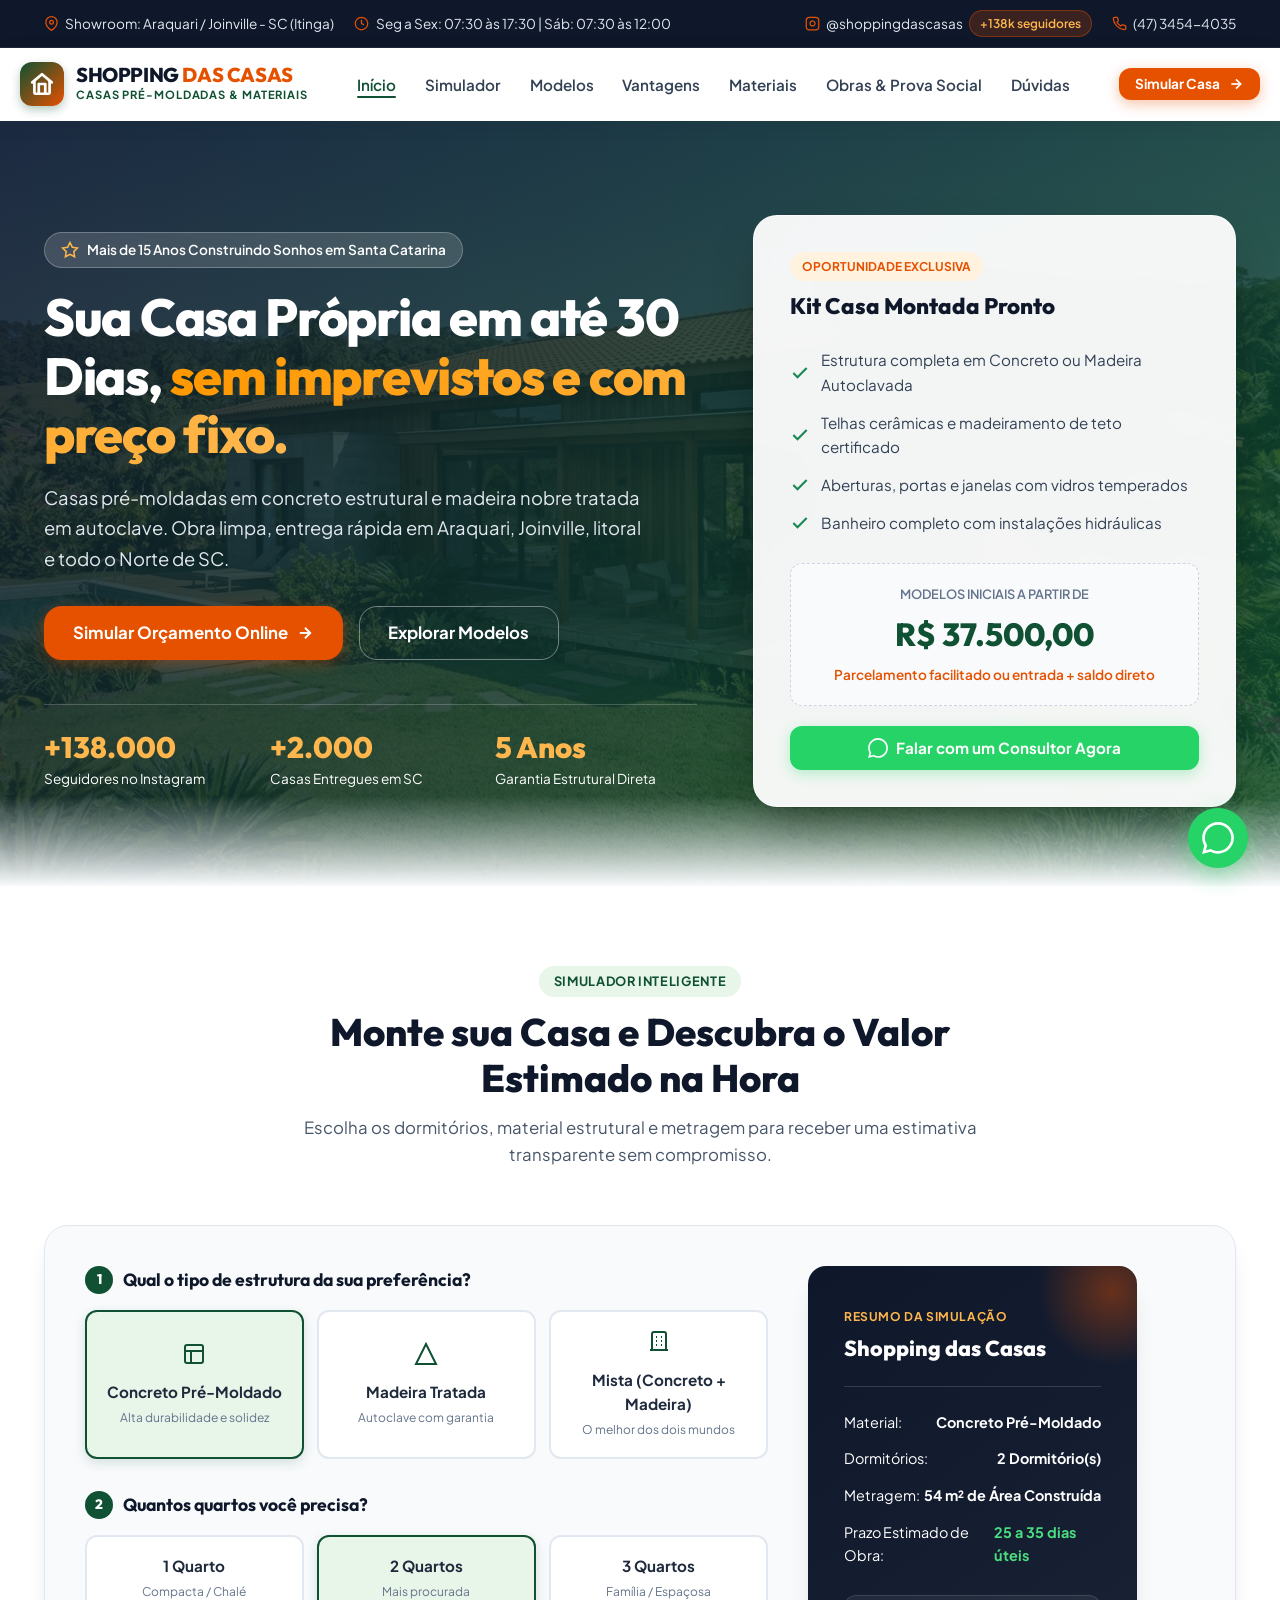
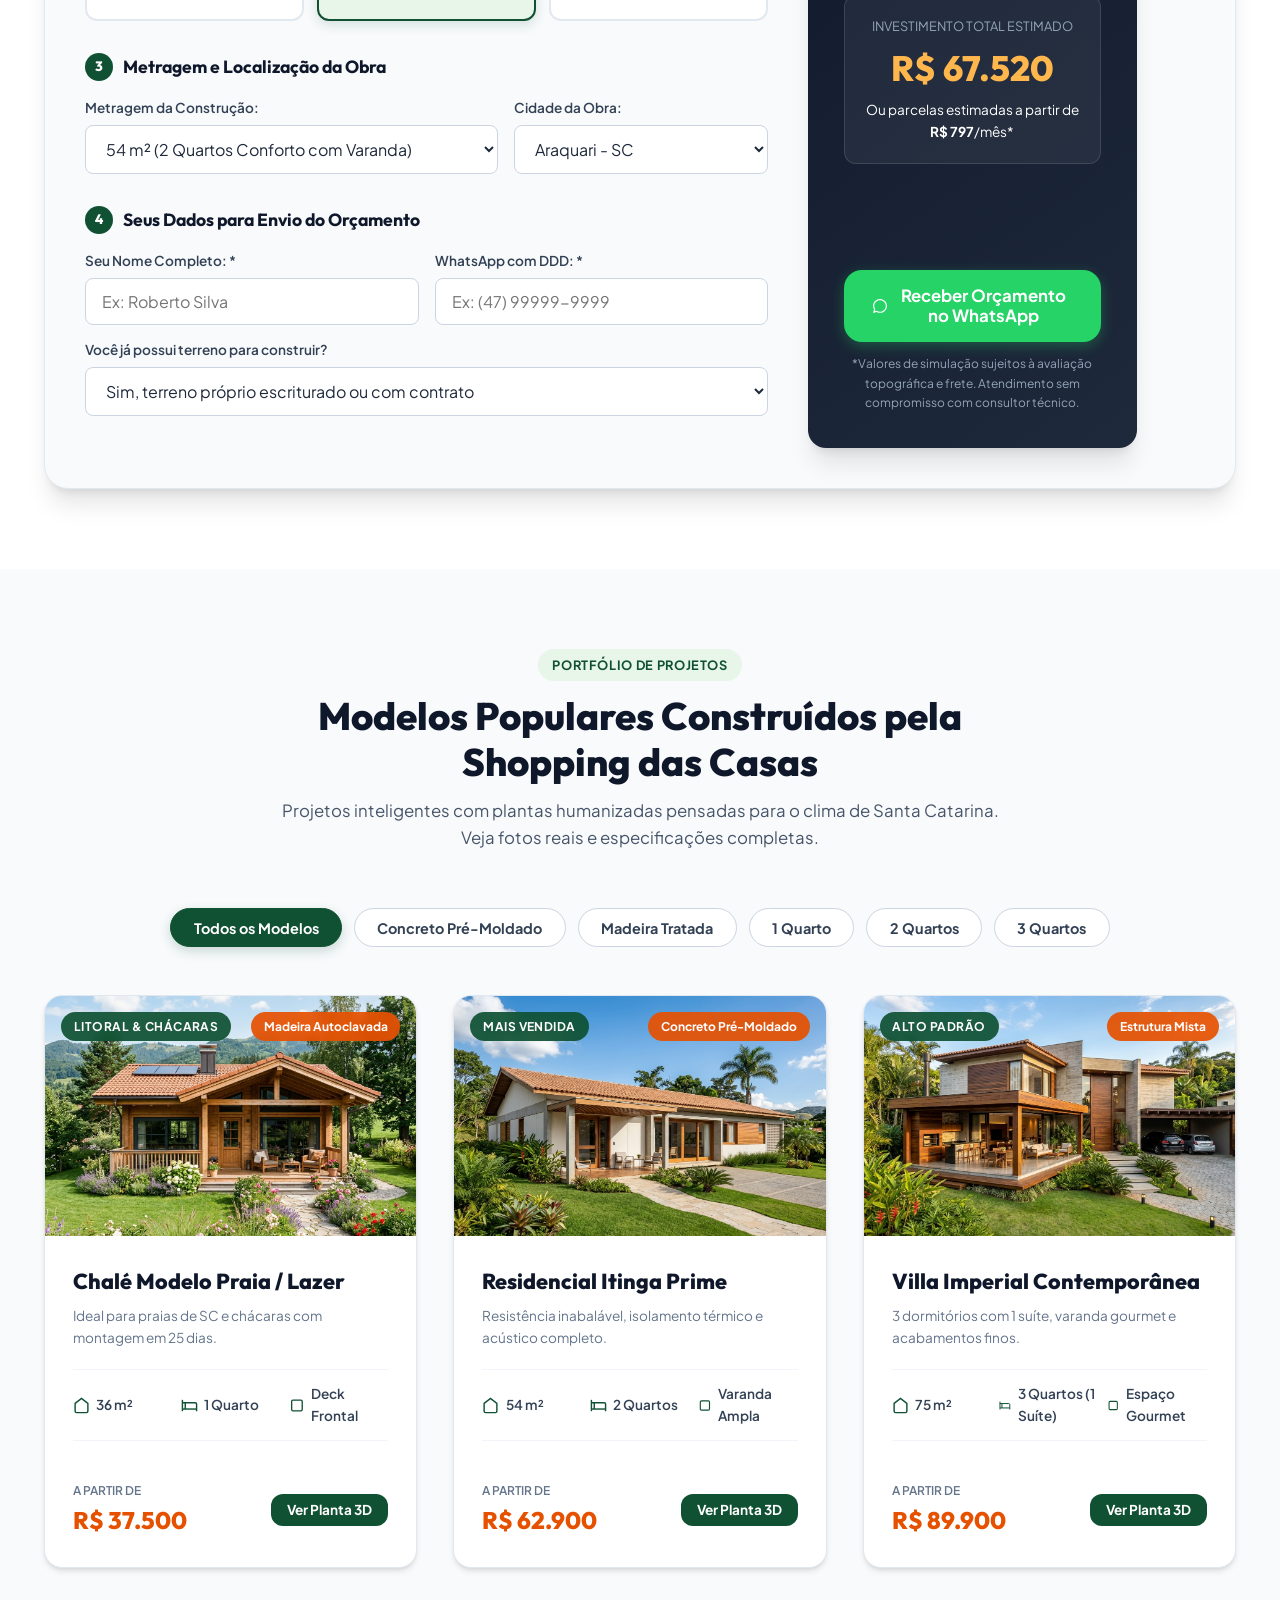
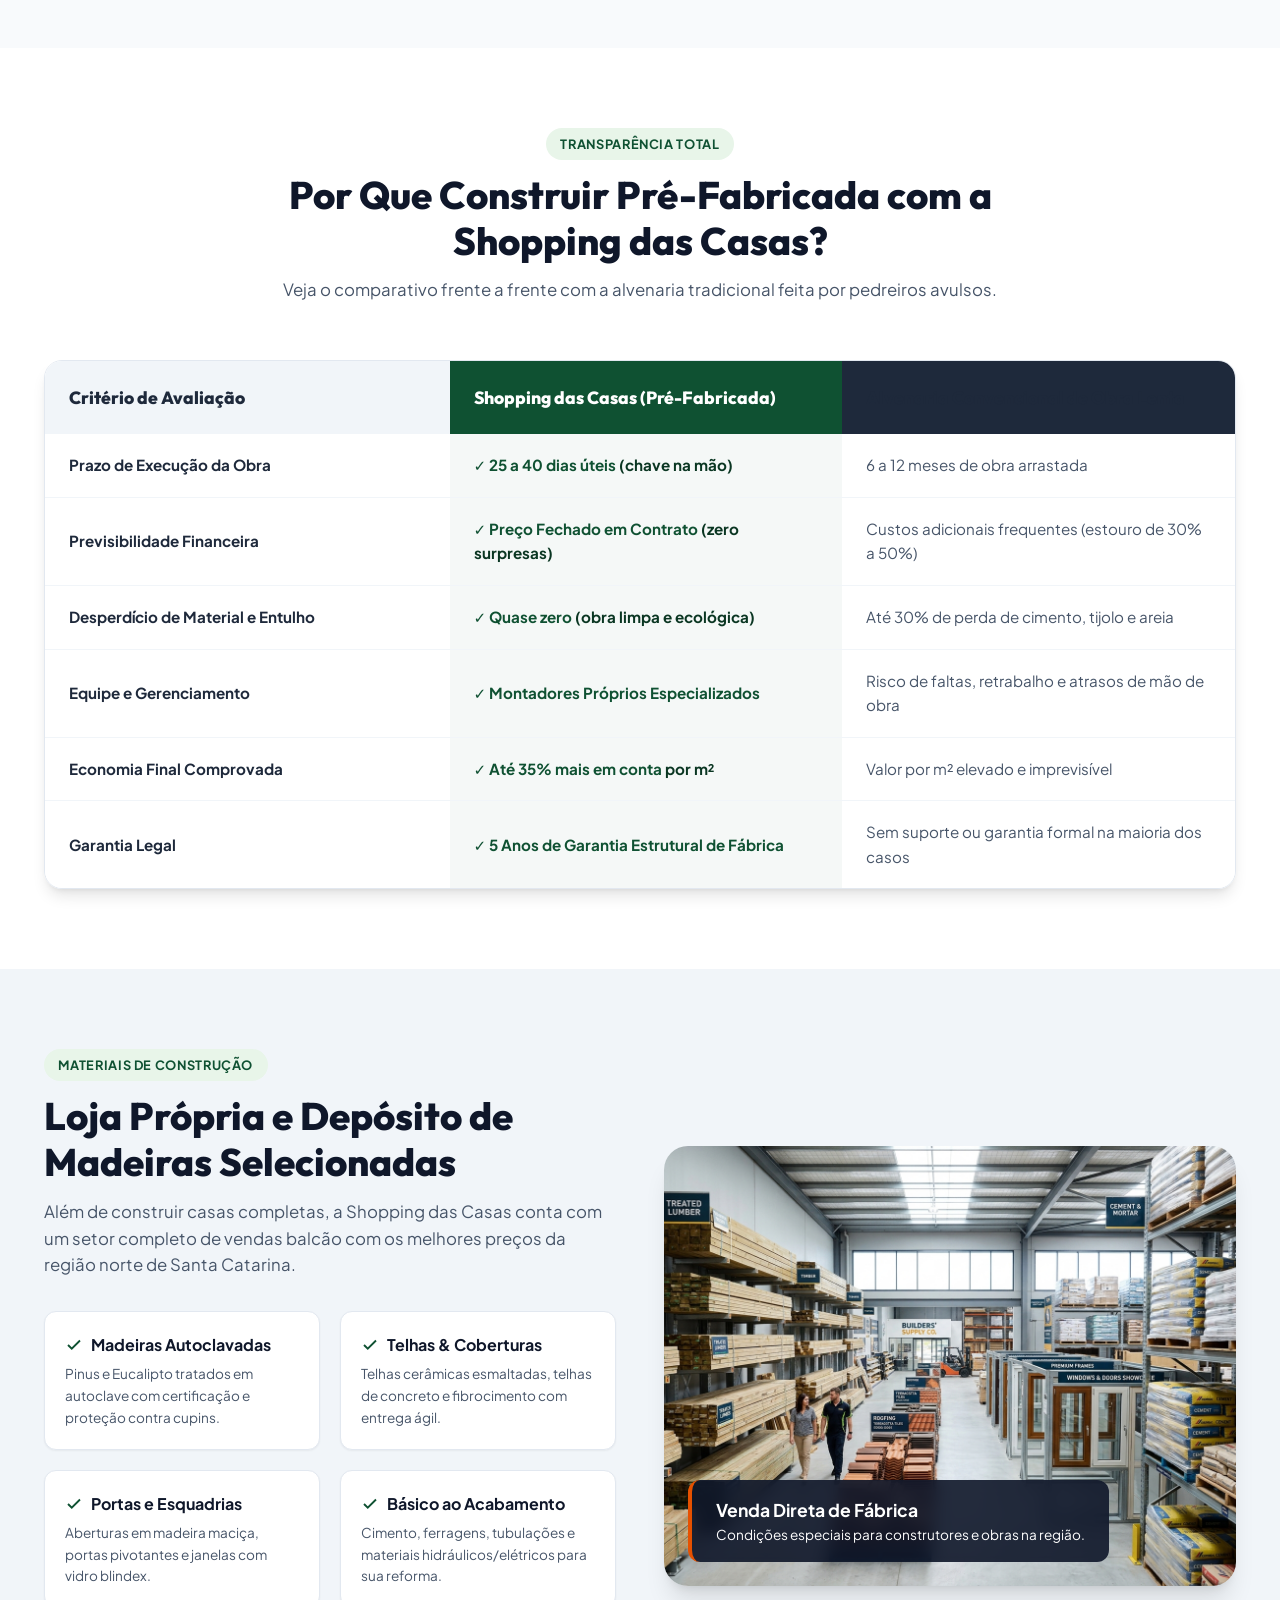
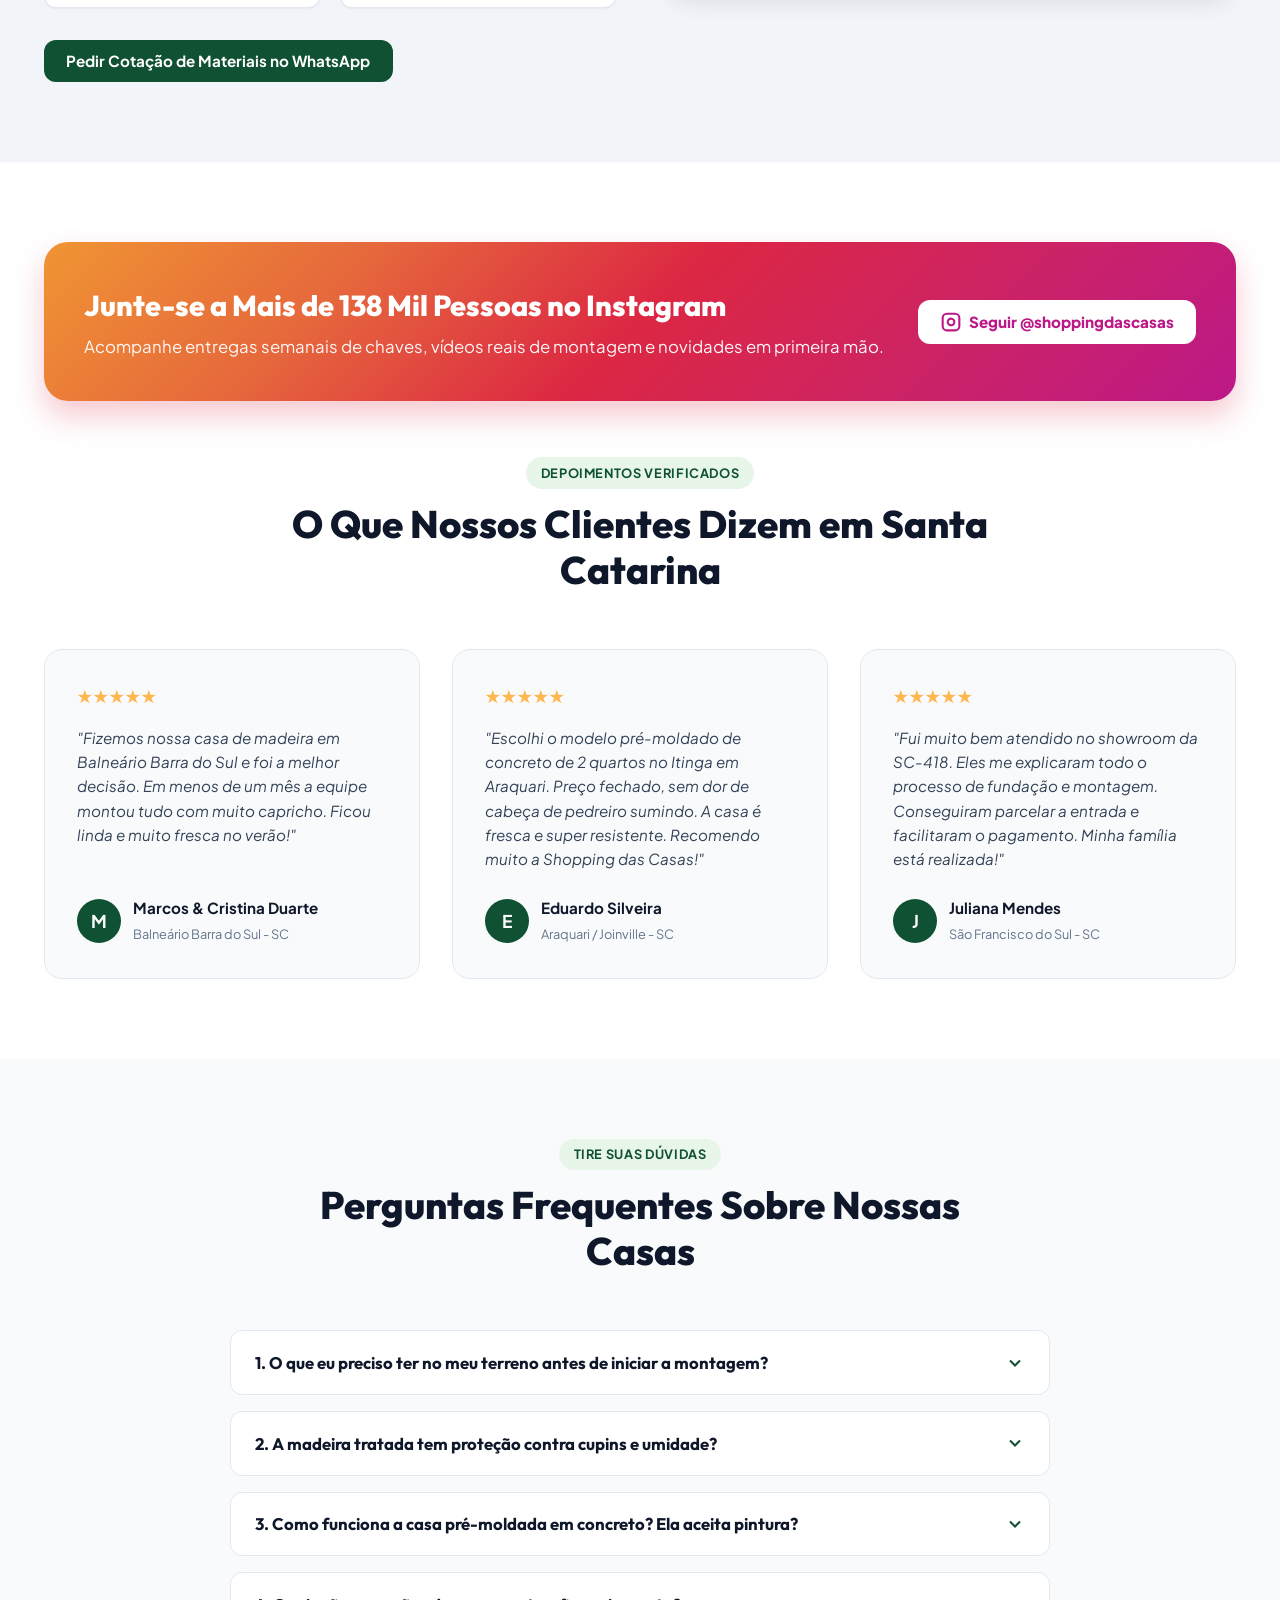
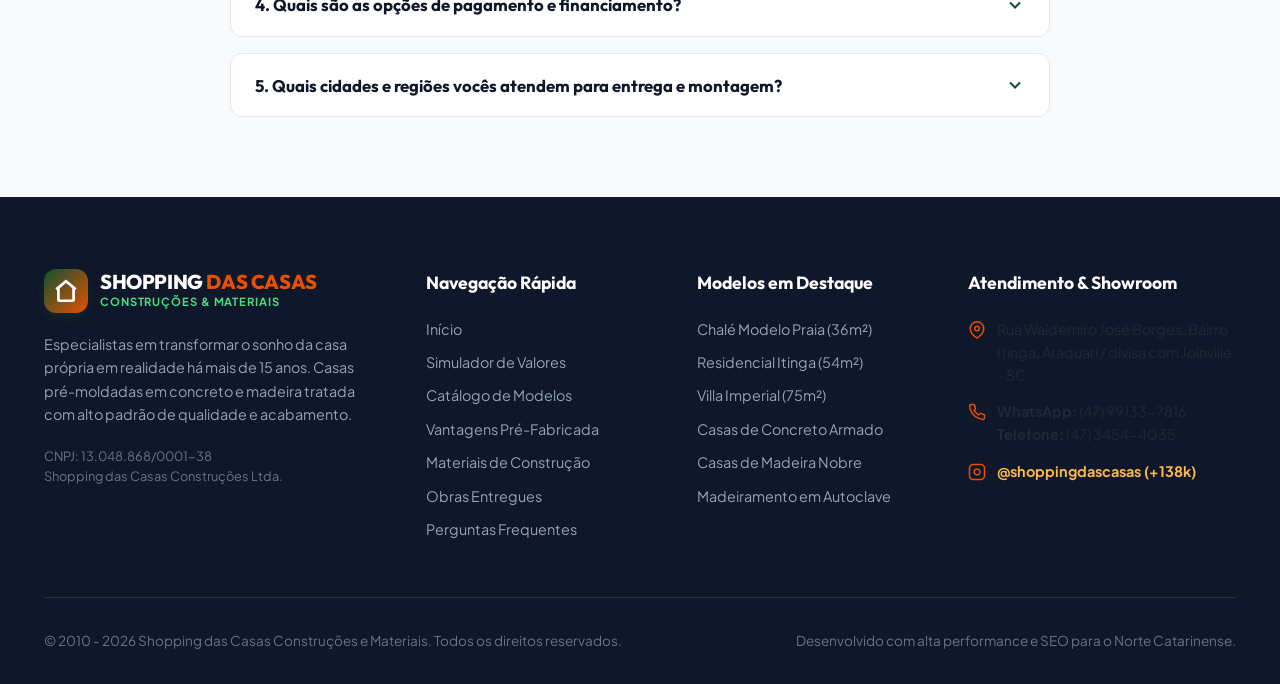
<file: index.html>
<!DOCTYPE html>
<html lang="pt-BR">
<head>
  <meta charset="UTF-8">
  <meta name="viewport" content="width=device-width, initial-scale=1.0">
  
  <!-- SEO & Social Meta Tags -->
  <title>Shopping das Casas | Casas Pré-Fabricadas e Materiais de Construção em SC</title>
  <meta name="description" content="Casas pré-moldadas em concreto e madeira tratada a partir de R$ 37.500 em Santa Catarina. Mais de 15 anos de tradição, showroom em Araquari/Joinville. Simule seu orçamento agora!">
  <meta name="keywords" content="casas pré moldadas joinville, casas de madeira araquari, casas pré fabricadas sc, shopping das casas, construtora araquari, casas barra do sul, chalés sc">
  <meta name="author" content="Shopping das Casas Construções Ltda">
  
  <!-- OpenGraph / Facebook / Instagram -->
  <meta property="og:type" content="website">
  <meta property="og:url" content="https://www.shoppingdascasas.com.br/">
  <meta property="og:title" content="Shopping das Casas | Casas Pré-Fabricadas e Materiais em SC">
  <meta property="og:description" content="Sua casa própria em até 30 dias com preço fechado em contrato. Casas em concreto e madeira a partir de R$ 37.500.">
  <meta property="og:image" content="assets/images/hero_house.jpg">

  <!-- Google Fonts -->
  <link rel="preconnect" href="https://fonts.googleapis.com">
  <link rel="preconnect" href="https://fonts.gstatic.com" crossorigin>
  <link href="https://fonts.googleapis.com/css2?family=Outfit:wght@400;600;700;800;900&family=Plus+Jakarta+Sans:wght@400;500;600;700;800&display=swap" rel="stylesheet">

  <!-- Stylesheet -->
  <link rel="stylesheet" href="style.css">

  <!-- JSON-LD Structured Data for Local Business SEO -->
  <script type="application/ld+json">
  {
    "@context": "https://schema.org",
    "@type": "HomeAndConstructionBusiness",
    "name": "Shopping das Casas Construções e Materiais",
    "image": "assets/images/hero_house.jpg",
    "telephone": "+55-47-99133-7816",
    "address": {
      "@type": "PostalAddress",
      "streetAddress": "Rua Waldemiro José Borges, Bairro Itinga",
      "addressLocality": "Araquari",
      "addressRegion": "SC",
      "postalCode": "89245-000",
      "addressCountry": "BR"
    },
    "openingHours": [
      "Mo-Fr 07:30-17:30",
      "Sa 07:30-12:00"
    ],
    "sameAs": [
      "https://www.instagram.com/shoppingdascasas/"
    ],
    "priceRange": "R$ 37.500 - R$ 150.000"
  }
  </script>
</head>
<body>

  <!-- ==========================================
       TOPBAR
       ========================================== -->
  <aside class="topbar" id="topbar">
    <div class="container topbar-content">
      <div class="topbar-left">
        <div class="topbar-item">
          <svg viewBox="0 0 24 24" fill="none" stroke="currentColor" stroke-width="2">
            <path d="M21 10c0 7-9 13-9 13s-9-6-9-13a9 9 0 0 1 18 0z"></path>
            <circle cx="12" cy="10" r="3"></circle>
          </svg>
          <span>Showroom: Araquari / Joinville - SC (Itinga)</span>
        </div>
        <div class="topbar-item">
          <svg viewBox="0 0 24 24" fill="none" stroke="currentColor" stroke-width="2">
            <circle cx="12" cy="12" r="10"></circle>
            <polyline points="12 6 12 12 16 14"></polyline>
          </svg>
          <span>Seg a Sex: 07:30 às 17:30 | Sáb: 07:30 às 12:00</span>
        </div>
      </div>
      <div class="topbar-right">
        <a href="https://www.instagram.com/shoppingdascasas/" target="_blank" rel="noopener noreferrer" class="topbar-item topbar-link">
          <svg viewBox="0 0 24 24" fill="none" stroke="currentColor" stroke-width="2">
            <rect x="2" y="2" width="20" height="20" rx="5" ry="5"></rect>
            <path d="M16 11.37A4 4 0 1 1 12.63 8 4 4 0 0 1 16 11.37z"></path>
            <line x1="17.5" y1="6.5" x2="17.51" y2="6.5"></line>
          </svg>
          <span>@shoppingdascasas</span>
          <span class="topbar-badge">+138k seguidores</span>
        </a>
        <a href="tel:4734544035" class="topbar-item topbar-link">
          <svg viewBox="0 0 24 24" fill="none" stroke="currentColor" stroke-width="2">
            <path d="M22 16.92v3a2 2 0 0 1-2.18 2 19.79 19.79 0 0 1-8.63-3.07 19.5 19.5 0 0 1-6-6 19.79 19.79 0 0 1-3.07-8.67A2 2 0 0 1 4.11 2h3a2 2 0 0 1 2 1.72 12.84 12.84 0 0 0 .7 2.81 2 2 0 0 1-.45 2.11L8.09 9.91a16 16 0 0 0 6 6l1.27-1.27a2 2 0 0 1 2.11-.45 12.84 12.84 0 0 0 2.81.7A2 2 0 0 1 22 16.92z"></path>
          </svg>
          <span>(47) 3454-4035</span>
        </a>
      </div>
    </div>
  </aside>

  <!-- ==========================================
       HEADER & NAVIGATION
       ========================================== -->
  <header class="main-header" id="mainHeader">
    <div class="container nav-content">
      <a href="#hero" class="brand-logo" id="brandLogo">
        <div class="brand-icon">
          <!-- Stylized House Gable Icon -->
          <svg viewBox="0 0 24 24" fill="none" stroke="currentColor" stroke-width="2.5" stroke-linecap="round" stroke-linejoin="round">
            <path d="M3 10.5L12 3l9 7.5"></path>
            <path d="M5 9.5V20a1 1 0 0 0 1 1h12a1 1 0 0 0 1-1V9.5"></path>
            <path d="M9 21V12h6v9"></path>
          </svg>
        </div>
        <div class="brand-text">
          <div class="brand-title">SHOPPING <span>DAS CASAS</span></div>
          <div class="brand-subtitle">Casas Pré-Moldadas & Materiais</div>
        </div>
      </a>

      <nav>
        <ul class="nav-menu" id="navMenu">
          <li><a href="#hero" class="nav-link active">Início</a></li>
          <li><a href="#simulador" class="nav-link">Simulador</a></li>
          <li><a href="#catalogo" class="nav-link">Modelos</a></li>
          <li><a href="#comparativo" class="nav-link">Vantagens</a></li>
          <li><a href="#materiais" class="nav-link">Materiais</a></li>
          <li><a href="#depoimentos" class="nav-link">Obras & Prova Social</a></li>
          <li><a href="#faq" class="nav-link">Dúvidas</a></li>
        </ul>
      </nav>

      <div class="nav-actions">
        <a href="#simulador" class="btn btn-primary btn-sm" id="btnNavSimular">
          <span>Simular Casa</span>
          <svg width="16" height="16" viewBox="0 0 24 24" fill="none" stroke="currentColor" stroke-width="2.5">
            <line x1="5" y1="12" x2="19" y2="12"></line>
            <polyline points="12 5 19 12 12 19"></polyline>
          </svg>
        </a>
        <button class="mobile-menu-btn" id="mobileMenuToggle" aria-label="Abrir Menu">
          <svg viewBox="0 0 24 24" fill="none" stroke="currentColor" stroke-width="2">
            <line x1="3" y1="12" x2="21" y2="12"></line>
            <line x1="3" y1="6" x2="21" y2="6"></line>
            <line x1="3" y1="18" x2="21" y2="18"></line>
          </svg>
        </button>
      </div>
    </div>
  </header>

  <!-- ==========================================
       HERO SECTION
       ========================================== -->
  <section class="hero" id="hero">
    <div class="container hero-grid">
      <div class="hero-left">
        <div class="hero-tag">
          <svg viewBox="0 0 24 24" fill="none" stroke="currentColor" stroke-width="2">
            <polygon points="12 2 15.09 8.26 22 9.27 17 14.14 18.18 21.02 12 17.77 5.82 21.02 7 14.14 2 9.27 8.91 8.26 12 2"></polygon>
          </svg>
          <span>Mais de 15 Anos Construindo Sonhos em Santa Catarina</span>
        </div>

        <h1 class="hero-title">
          Sua Casa Própria em até 30 Dias, <span class="highlight">sem imprevistos e com preço fixo.</span>
        </h1>

        <p class="hero-desc">
          Casas pré-moldadas em concreto estrutural e madeira nobre tratada em autoclave. Obra limpa, entrega rápida em Araquari, Joinville, litoral e todo o Norte de SC.
        </p>

        <div class="hero-cta-group">
          <a href="#simulador" class="btn btn-primary btn-lg" id="btnHeroSimular">
            <span>Simular Orçamento Online</span>
            <svg width="18" height="18" viewBox="0 0 24 24" fill="none" stroke="currentColor" stroke-width="2.5">
              <line x1="5" y1="12" x2="19" y2="12"></line>
              <polyline points="12 5 19 12 12 19"></polyline>
            </svg>
          </a>
          <a href="#catalogo" class="btn btn-outline btn-lg" style="color: #fff; border-color: rgba(255,255,255,0.4);" id="btnHeroCatalogo">
            <span>Explorar Modelos</span>
          </a>
        </div>

        <div class="hero-stats">
          <div class="stat-item">
            <span class="stat-num">+138.000</span>
            <span class="stat-label">Seguidores no Instagram</span>
          </div>
          <div class="stat-item">
            <span class="stat-num">+2.000</span>
            <span class="stat-label">Casas Entregues em SC</span>
          </div>
          <div class="stat-item">
            <span class="stat-num">5 Anos</span>
            <span class="stat-label">Garantia Estrutural Direta</span>
          </div>
        </div>
      </div>

      <!-- Quick Offer Card -->
      <div class="hero-right">
        <div class="hero-card">
          <div class="hero-card-header">
            <span class="hero-card-badge">Oportunidade Exclusiva</span>
            <h3 class="hero-card-title">Kit Casa Montada Pronto</h3>
          </div>
          <ul class="hero-card-list">
            <li>
              <svg viewBox="0 0 24 24" fill="none" stroke="currentColor" stroke-width="2.5">
                <polyline points="20 6 9 17 4 12"></polyline>
              </svg>
              <span>Estrutura completa em Concreto ou Madeira Autoclavada</span>
            </li>
            <li>
              <svg viewBox="0 0 24 24" fill="none" stroke="currentColor" stroke-width="2.5">
                <polyline points="20 6 9 17 4 12"></polyline>
              </svg>
              <span>Telhas cerâmicas e madeiramento de teto certificado</span>
            </li>
            <li>
              <svg viewBox="0 0 24 24" fill="none" stroke="currentColor" stroke-width="2.5">
                <polyline points="20 6 9 17 4 12"></polyline>
              </svg>
              <span>Aberturas, portas e janelas com vidros temperados</span>
            </li>
            <li>
              <svg viewBox="0 0 24 24" fill="none" stroke="currentColor" stroke-width="2.5">
                <polyline points="20 6 9 17 4 12"></polyline>
              </svg>
              <span>Banheiro completo com instalações hidráulicas</span>
            </li>
          </ul>

          <div class="hero-card-footer">
            <div class="hero-card-price-label">Modelos Iniciais a Partir de</div>
            <div class="hero-card-price">R$ 37.500,00</div>
            <div class="hero-card-installments">Parcelamento facilitado ou entrada + saldo direto</div>
          </div>

          <a href="#simulador" class="btn btn-whatsapp" style="width: 100%; margin-top: 1.25rem;" id="btnHeroQuickQuote">
            <svg width="20" height="20" viewBox="0 0 24 24" fill="currentColor">
              <path d="M.057 24l1.687-6.163c-1.041-1.804-1.588-3.849-1.587-5.946.003-6.556 5.338-11.891 11.893-11.891 3.181.001 6.167 1.24 8.413 3.488 2.245 2.248 3.481 5.236 3.48 8.414-.003 6.557-5.338 11.892-11.893 11.892-1.99-.001-3.951-.5-5.688-1.448l-6.305 1.654zm6.597-3.807c1.676.995 3.276 1.591 5.392 1.592 5.448 0 9.886-4.434 9.889-9.885.002-5.462-4.415-9.89-9.881-9.892-5.452 0-9.887 4.434-9.889 9.884-.001 2.225.651 3.891 1.746 5.634l-.999 3.648 3.742-.981z"/>
            </svg>
            <span>Falar com um Consultor Agora</span>
          </a>
        </div>
      </div>
    </div>
  </section>

  <!-- ==========================================
       INTERACTIVE SIMULATOR (CORE LEAD MAGNET)
       ========================================== -->
  <section class="simulator-section" id="simulador">
    <div class="container">
      <div class="section-header">
        <span class="section-badge">Simulador Inteligente</span>
        <h2 class="section-title">Monte sua Casa e Descubra o Valor Estimado na Hora</h2>
        <p class="section-subtitle">
          Escolha os dormitórios, material estrutural e metragem para receber uma estimativa transparente sem compromisso.
        </p>
      </div>

      <div class="sim-container">
        <!-- Form Choices -->
        <form id="houseSimulatorForm" class="sim-form" onsubmit="return false;">
          <!-- Step 1: Material -->
          <div class="sim-step">
            <div class="sim-step-title">
              <span class="step-num">1</span>
              <span>Qual o tipo de estrutura da sua preferência?</span>
            </div>
            <div class="sim-options-grid">
              <div class="sim-card-option">
                <input type="radio" name="simMaterial" id="matConcreto" value="concreto" checked>
                <label for="matConcreto" class="sim-option-label">
                  <div class="sim-option-icon">
                    <svg width="24" height="24" viewBox="0 0 24 24" fill="none" stroke="currentColor" stroke-width="2">
                      <rect x="3" y="3" width="18" height="18" rx="2"></rect>
                      <line x1="3" y1="9" x2="21" y2="9"></line>
                      <line x1="9" y1="21" x2="9" y2="9"></line>
                    </svg>
                  </div>
                  <div class="sim-option-title">Concreto Pré-Moldado</div>
                  <div class="sim-option-sub">Alta durabilidade e solidez</div>
                </label>
              </div>

              <div class="sim-card-option">
                <input type="radio" name="simMaterial" id="matMadeira" value="madeira">
                <label for="matMadeira" class="sim-option-label">
                  <div class="sim-option-icon">
                    <svg width="24" height="24" viewBox="0 0 24 24" fill="none" stroke="currentColor" stroke-width="2">
                      <path d="M12 2L2 22h20L12 2z"></path>
                    </svg>
                  </div>
                  <div class="sim-option-title">Madeira Tratada</div>
                  <div class="sim-option-sub">Autoclave com garantia</div>
                </label>
              </div>

              <div class="sim-card-option">
                <input type="radio" name="simMaterial" id="matMista" value="mista">
                <label for="matMista" class="sim-option-label">
                  <div class="sim-option-icon">
                    <svg width="24" height="24" viewBox="0 0 24 24" fill="none" stroke="currentColor" stroke-width="2">
                      <path d="M3 21h18"></path>
                      <path d="M9 8h1"></path>
                      <path d="M9 12h1"></path>
                      <path d="M9 16h1"></path>
                      <path d="M14 8h1"></path>
                      <path d="M14 12h1"></path>
                      <path d="M14 16h1"></path>
                      <path d="M5 21V5a2 2 0 0 1 2-2h10a2 2 0 0 1 2 2v16"></path>
                    </svg>
                  </div>
                  <div class="sim-option-title">Mista (Concreto + Madeira)</div>
                  <div class="sim-option-sub">O melhor dos dois mundos</div>
                </label>
              </div>
            </div>
          </div>

          <!-- Step 2: Dormitórios -->
          <div class="sim-step">
            <div class="sim-step-title">
              <span class="step-num">2</span>
              <span>Quantos quartos você precisa?</span>
            </div>
            <div class="sim-options-grid">
              <div class="sim-card-option">
                <input type="radio" name="simRooms" id="room1" value="1">
                <label for="room1" class="sim-option-label">
                  <div class="sim-option-title">1 Quarto</div>
                  <div class="sim-option-sub">Compacta / Chalé</div>
                </label>
              </div>
              <div class="sim-card-option">
                <input type="radio" name="simRooms" id="room2" value="2" checked>
                <label for="room2" class="sim-option-label">
                  <div class="sim-option-title">2 Quartos</div>
                  <div class="sim-option-sub">Mais procurada</div>
                </label>
              </div>
              <div class="sim-card-option">
                <input type="radio" name="simRooms" id="room3" value="3">
                <label for="room3" class="sim-option-label">
                  <div class="sim-option-title">3 Quartos</div>
                  <div class="sim-option-sub">Família / Espaçosa</div>
                </label>
              </div>
            </div>
          </div>

          <!-- Step 3: Metragem & Região -->
          <div class="sim-step">
            <div class="sim-step-title">
              <span class="step-num">3</span>
              <span>Metragem e Localização da Obra</span>
            </div>
            <div class="sim-input-group">
              <div class="sim-field">
                <label for="simArea">Metragem da Construção:</label>
                <select id="simArea">
                  <option value="36">36 m² (Compacta / Econômica)</option>
                  <option value="45">45 m² (2 Quartos Padrão)</option>
                  <option value="54" selected>54 m² (2 Quartos Conforto com Varanda)</option>
                  <option value="68">68 m² (3 Quartos Familiar)</option>
                  <option value="85">85 m² (3 Quartos com Suíte e Varanda Gourmet)</option>
                </select>
              </div>

              <div class="sim-field">
                <label for="simCity">Cidade da Obra:</label>
                <select id="simCity">
                  <option value="Araquari - SC">Araquari - SC</option>
                  <option value="Joinville - SC">Joinville - SC</option>
                  <option value="Balneário Barra do Sul - SC">Balneário Barra do Sul - SC</option>
                  <option value="São Francisco do Sul - SC">São Francisco do Sul - SC</option>
                  <option value="Itapoá - SC">Itapoá - SC</option>
                  <option value="Guaramirim - SC">Guaramirim - SC</option>
                  <option value="Jaraguá do Sul - SC">Jaraguá do Sul - SC</option>
                  <option value="Garuva - SC">Garuva - SC</option>
                  <option value="Outra Cidade de SC">Outra Cidade de SC</option>
                </select>
              </div>
            </div>
          </div>

          <!-- Step 4: Dados do Cliente (Lead Capture) -->
          <div class="sim-step">
            <div class="sim-step-title">
              <span class="step-num">4</span>
              <span>Seus Dados para Envio do Orçamento</span>
            </div>
            <div class="sim-input-group">
              <div class="sim-field">
                <label for="simUserName">Seu Nome Completo: *</label>
                <input type="text" id="simUserName" placeholder="Ex: Roberto Silva" required>
              </div>
              <div class="sim-field">
                <label for="simUserPhone">WhatsApp com DDD: *</label>
                <input type="tel" id="simUserPhone" placeholder="Ex: (47) 99999-9999" required>
              </div>
            </div>
            <div class="sim-field" style="margin-top: 0.85rem;">
              <label for="simHasLand">Você já possui terreno para construir?</label>
              <select id="simHasLand">
                <option value="Sim, já possuo terreno">Sim, terreno próprio escriturado ou com contrato</option>
                <option value="Estou comprando / escolhendo terreno">Estou em processo de compra do terreno</option>
                <option value="Ainda não possuo terreno">Ainda não possuo terreno (apenas planejando)</option>
              </select>
            </div>
          </div>
        </form>

        <!-- Dynamic Output Box -->
        <div class="sim-summary-box">
          <div>
            <div class="summary-header">
              <span class="summary-tag">Resumo da Simulação</span>
              <h3 class="summary-title">Shopping das Casas</h3>
            </div>

            <ul class="summary-items">
              <li class="summary-item">
                <span>Material:</span>
                <strong id="summaryMaterial">Concreto Pré-Moldado</strong>
              </li>
              <li class="summary-item">
                <span>Dormitórios:</span>
                <strong id="summaryRooms">2 Dormitórios</strong>
              </li>
              <li class="summary-item">
                <span>Metragem:</span>
                <strong id="summaryArea">54 m² de Área Construída</strong>
              </li>
              <li class="summary-item">
                <span>Prazo Estimado de Obra:</span>
                <strong style="color: #4ade80;">25 a 35 dias úteis</strong>
              </li>
            </ul>

            <div class="summary-calc">
              <div class="calc-label">Investimento Total Estimado</div>
              <div class="calc-price" id="simDisplayPrice">R$ 67.520</div>
              <div class="calc-installments">
                Ou parcelas estimadas a partir de <span id="simDisplayInstallment">R$ 787</span>/mês*
              </div>
            </div>
          </div>

          <div>
            <button type="button" class="btn btn-whatsapp btn-lg" style="width: 100%;" id="btnSubmitSimulator">
              <svg width="22" height="22" viewBox="0 0 24 24" fill="currentColor">
                <path d="M.057 24l1.687-6.163c-1.041-1.804-1.588-3.849-1.587-5.946.003-6.556 5.338-11.891 11.893-11.891 3.181.001 6.167 1.24 8.413 3.488 2.245 2.248 3.481 5.236 3.48 8.414-.003 6.557-5.338 11.892-11.893 11.892-1.99-.001-3.951-.5-5.688-1.448l-6.305 1.654zm6.597-3.807c1.676.995 3.276 1.591 5.392 1.592 5.448 0 9.886-4.434 9.889-9.885.002-5.462-4.415-9.89-9.881-9.892-5.452 0-9.887 4.434-9.889 9.884-.001 2.225.651 3.891 1.746 5.634l-.999 3.648 3.742-.981z"/>
              </svg>
              <span>Receber Orçamento no WhatsApp</span>
            </button>
            <p style="font-size: 0.75rem; color: #94a3b8; text-align: center; margin-top: 0.75rem;">
              *Valores de simulação sujeitos à avaliação topográfica e frete. Atendimento sem compromisso com consultor técnico.
            </p>
          </div>
        </div>
      </div>
    </div>
  </section>

  <!-- ==========================================
       CATALOG / HOUSE MODELS
       ========================================== -->
  <section class="catalog-section" id="catalogo">
    <div class="container">
      <div class="section-header">
        <span class="section-badge">Portfólio de Projetos</span>
        <h2 class="section-title">Modelos Populares Construídos pela Shopping das Casas</h2>
        <p class="section-subtitle">
          Projetos inteligentes com plantas humanizadas pensadas para o clima de Santa Catarina. Veja fotos reais e especificações completas.
        </p>
      </div>

      <!-- Filter Tabs -->
      <div class="catalog-filters">
        <button class="filter-btn active" data-filter="all">Todos os Modelos</button>
        <button class="filter-btn" data-filter="concreto">Concreto Pré-Moldado</button>
        <button class="filter-btn" data-filter="madeira">Madeira Tratada</button>
        <button class="filter-btn" data-filter="1">1 Quarto</button>
        <button class="filter-btn" data-filter="2">2 Quartos</button>
        <button class="filter-btn" data-filter="3">3 Quartos</button>
      </div>

      <!-- Models Grid -->
      <div class="models-grid" id="modelsGrid">
        
        <!-- Card 1: Chalé Modelo Praia -->
        <article class="model-card" data-category="madeira chale" data-rooms="1">
          <div class="model-img-wrapper">
            <img src="assets/images/house_chale.jpg" alt="Chalé em Madeira Tratada Shopping das Casas" loading="lazy">
            <span class="model-badge">Litoral & Chácaras</span>
            <span class="model-type-badge">Madeira Autoclavada</span>
          </div>
          <div class="model-card-body">
            <h3 class="model-title">Chalé Modelo Praia / Lazer</h3>
            <p class="model-subtitle">Ideal para praias de SC e chácaras com montagem em 25 dias.</p>
            
            <div class="model-features-row">
              <div class="feature-pill">
                <svg viewBox="0 0 24 24" fill="none" stroke="currentColor" stroke-width="2">
                  <path d="M3 9l9-7 9 7v11a2 2 0 0 1-2 2H5a2 2 0 0 1-2-2z"></path>
                </svg>
                <span>36 m²</span>
              </div>
              <div class="feature-pill">
                <svg viewBox="0 0 24 24" fill="none" stroke="currentColor" stroke-width="2">
                  <path d="M2 4v16"></path><path d="M2 8h18a2 2 0 0 1 2 2v10"></path><path d="M2 17h20"></path><path d="M6 8v9"></path>
                </svg>
                <span>1 Quarto</span>
              </div>
              <div class="feature-pill">
                <svg viewBox="0 0 24 24" fill="none" stroke="currentColor" stroke-width="2">
                  <rect x="4" y="4" width="16" height="16" rx="2"></rect>
                </svg>
                <span>Deck Frontal</span>
              </div>
            </div>

            <div class="model-footer">
              <div class="model-price-box">
                <span class="model-price-from">A partir de</span>
                <span class="model-price-val">R$ 37.500</span>
              </div>
              <button class="btn btn-secondary btn-sm btn-open-model-modal" data-model-id="chale-praia">
                <span>Ver Planta 3D</span>
              </button>
            </div>
          </div>
        </article>

        <!-- Card 2: Residencial Itinga -->
        <article class="model-card" data-category="concreto" data-rooms="2">
          <div class="model-img-wrapper">
            <img src="assets/images/house_premoldada.jpg" alt="Casa Pré-Moldada de Concreto Shopping das Casas" loading="lazy">
            <span class="model-badge">Mais Vendida</span>
            <span class="model-type-badge">Concreto Pré-Moldado</span>
          </div>
          <div class="model-card-body">
            <h3 class="model-title">Residencial Itinga Prime</h3>
            <p class="model-subtitle">Resistência inabalável, isolamento térmico e acústico completo.</p>
            
            <div class="model-features-row">
              <div class="feature-pill">
                <svg viewBox="0 0 24 24" fill="none" stroke="currentColor" stroke-width="2">
                  <path d="M3 9l9-7 9 7v11a2 2 0 0 1-2 2H5a2 2 0 0 1-2-2z"></path>
                </svg>
                <span>54 m²</span>
              </div>
              <div class="feature-pill">
                <svg viewBox="0 0 24 24" fill="none" stroke="currentColor" stroke-width="2">
                  <path d="M2 4v16"></path><path d="M2 8h18a2 2 0 0 1 2 2v10"></path><path d="M2 17h20"></path><path d="M6 8v9"></path>
                </svg>
                <span>2 Quartos</span>
              </div>
              <div class="feature-pill">
                <svg viewBox="0 0 24 24" fill="none" stroke="currentColor" stroke-width="2">
                  <rect x="4" y="4" width="16" height="16" rx="2"></rect>
                </svg>
                <span>Varanda Ampla</span>
              </div>
            </div>

            <div class="model-footer">
              <div class="model-price-box">
                <span class="model-price-from">A partir de</span>
                <span class="model-price-val">R$ 62.900</span>
              </div>
              <button class="btn btn-secondary btn-sm btn-open-model-modal" data-model-id="itinga-concreto">
                <span>Ver Planta 3D</span>
              </button>
            </div>
          </div>
        </article>

        <!-- Card 3: Villa Imperial -->
        <article class="model-card" data-category="concreto madeira mista" data-rooms="3">
          <div class="model-img-wrapper">
            <img src="assets/images/house_familiar.jpg" alt="Villa Imperial Residencial Familiar Shopping das Casas" loading="lazy">
            <span class="model-badge">Alto Padrão</span>
            <span class="model-type-badge">Estrutura Mista</span>
          </div>
          <div class="model-card-body">
            <h3 class="model-title">Villa Imperial Contemporânea</h3>
            <p class="model-subtitle">3 dormitórios com 1 suíte, varanda gourmet e acabamentos finos.</p>
            
            <div class="model-features-row">
              <div class="feature-pill">
                <svg viewBox="0 0 24 24" fill="none" stroke="currentColor" stroke-width="2">
                  <path d="M3 9l9-7 9 7v11a2 2 0 0 1-2 2H5a2 2 0 0 1-2-2z"></path>
                </svg>
                <span>75 m²</span>
              </div>
              <div class="feature-pill">
                <svg viewBox="0 0 24 24" fill="none" stroke="currentColor" stroke-width="2">
                  <path d="M2 4v16"></path><path d="M2 8h18a2 2 0 0 1 2 2v10"></path><path d="M2 17h20"></path><path d="M6 8v9"></path>
                </svg>
                <span>3 Quartos (1 Suíte)</span>
              </div>
              <div class="feature-pill">
                <svg viewBox="0 0 24 24" fill="none" stroke="currentColor" stroke-width="2">
                  <rect x="4" y="4" width="16" height="16" rx="2"></rect>
                </svg>
                <span>Espaço Gourmet</span>
              </div>
            </div>

            <div class="model-footer">
              <div class="model-price-box">
                <span class="model-price-from">A partir de</span>
                <span class="model-price-val">R$ 89.900</span>
              </div>
              <button class="btn btn-secondary btn-sm btn-open-model-modal" data-model-id="villa-imperial">
                <span>Ver Planta 3D</span>
              </button>
            </div>
          </div>
        </article>

      </div>
    </div>
  </section>

  <!-- ==========================================
       COMPARISON TABLE (PREFAB VS CONVENTIONAL)
       ========================================== -->
  <section class="comparison-section" id="comparativo">
    <div class="container">
      <div class="section-header">
        <span class="section-badge">Transparência Total</span>
        <h2 class="section-title">Por Que Construir Pré-Fabricada com a Shopping das Casas?</h2>
        <p class="section-subtitle">
          Veja o comparativo frente a frente com a alvenaria tradicional feita por pedreiros avulsos.
        </p>
      </div>

      <div class="comparison-wrapper">
        <table class="comp-table">
          <thead>
            <tr>
              <th class="col-feature">Critério de Avaliação</th>
              <th class="col-prefab">Shopping das Casas (Pré-Fabricada)</th>
              <th class="col-trad">Alvenaria Convencional de Obra Lenta</th>
            </tr>
          </thead>
          <tbody>
            <tr>
              <td><strong>Prazo de Execução da Obra</strong></td>
              <td class="col-prefab-cell">
                <span class="comp-badge-success">✓ 25 a 40 dias úteis</span> (chave na mão)
              </td>
              <td class="col-trad-cell">6 a 12 meses de obra arrastada</td>
            </tr>
            <tr>
              <td><strong>Previsibilidade Financeira</strong></td>
              <td class="col-prefab-cell">
                <span class="comp-badge-success">✓ Preço Fechado em Contrato</span> (zero surpresas)
              </td>
              <td class="col-trad-cell">Custos adicionais frequentes (estouro de 30% a 50%)</td>
            </tr>
            <tr>
              <td><strong>Desperdício de Material e Entulho</strong></td>
              <td class="col-prefab-cell">
                <span class="comp-badge-success">✓ Quase zero</span> (obra limpa e ecológica)
              </td>
              <td class="col-trad-cell">Até 30% de perda de cimento, tijolo e areia</td>
            </tr>
            <tr>
              <td><strong>Equipe e Gerenciamento</strong></td>
              <td class="col-prefab-cell">
                <span class="comp-badge-success">✓ Montadores Próprios Especializados</span>
              </td>
              <td class="col-trad-cell">Risco de faltas, retrabalho e atrasos de mão de obra</td>
            </tr>
            <tr>
              <td><strong>Economia Final Comprovada</strong></td>
              <td class="col-prefab-cell">
                <span class="comp-badge-success">✓ Até 35% mais em conta</span> por m²
              </td>
              <td class="col-trad-cell">Valor por m² elevado e imprevisível</td>
            </tr>
            <tr>
              <td><strong>Garantia Legal</strong></td>
              <td class="col-prefab-cell">
                <span class="comp-badge-success">✓ 5 Anos de Garantia Estrutural de Fábrica</span>
              </td>
              <td class="col-trad-cell">Sem suporte ou garantia formal na maioria dos casos</td>
            </tr>
          </tbody>
        </table>
      </div>
    </div>
  </section>

  <!-- ==========================================
       MATERIALS & LUMBER SECTION
       ========================================== -->
  <section class="materials-section" id="materiais">
    <div class="container materials-grid">
      <div class="materials-left">
        <span class="section-badge">Materiais de Construção</span>
        <h2 class="section-title">Loja Própria e Depósito de Madeiras Selecionadas</h2>
        <p class="section-subtitle" style="margin-bottom: 1.5rem;">
          Além de construir casas completas, a Shopping das Casas conta com um setor completo de vendas balcão com os melhores preços da região norte de Santa Catarina.
        </p>

        <div class="materials-cards-list">
          <div class="mat-item-card">
            <h4>
              <svg width="18" height="18" viewBox="0 0 24 24" fill="none" stroke="currentColor" stroke-width="2.5" style="color: var(--color-primary);">
                <polyline points="20 6 9 17 4 12"></polyline>
              </svg>
              <span>Madeiras Autoclavadas</span>
            </h4>
            <p>Pinus e Eucalipto tratados em autoclave com certificação e proteção contra cupins.</p>
          </div>

          <div class="mat-item-card">
            <h4>
              <svg width="18" height="18" viewBox="0 0 24 24" fill="none" stroke="currentColor" stroke-width="2.5" style="color: var(--color-primary);">
                <polyline points="20 6 9 17 4 12"></polyline>
              </svg>
              <span>Telhas & Coberturas</span>
            </h4>
            <p>Telhas cerâmicas esmaltadas, telhas de concreto e fibrocimento com entrega ágil.</p>
          </div>

          <div class="mat-item-card">
            <h4>
              <svg width="18" height="18" viewBox="0 0 24 24" fill="none" stroke="currentColor" stroke-width="2.5" style="color: var(--color-primary);">
                <polyline points="20 6 9 17 4 12"></polyline>
              </svg>
              <span>Portas e Esquadrias</span>
            </h4>
            <p>Aberturas em madeira maciça, portas pivotantes e janelas com vidro blindex.</p>
          </div>

          <div class="mat-item-card">
            <h4>
              <svg width="18" height="18" viewBox="0 0 24 24" fill="none" stroke="currentColor" stroke-width="2.5" style="color: var(--color-primary);">
                <polyline points="20 6 9 17 4 12"></polyline>
              </svg>
              <span>Básico ao Acabamento</span>
            </h4>
            <p>Cimento, ferragens, tubulações e materiais hidráulicos/elétricos para sua reforma.</p>
          </div>
        </div>

        <div style="margin-top: 2rem;">
          <a href="https://wa.me/5547991337816?text=Ol%C3%A1%2C%20gostaria%20de%20um%20or%C3%A7amento%20para%20materiais%20de%20constru%C3%A7%C3%A3o%20e%20madeiras!" target="_blank" rel="noopener" class="btn btn-secondary">
            <span>Pedir Cotação de Materiais no WhatsApp</span>
          </a>
        </div>
      </div>

      <div class="materials-right">
        <div class="materials-img-box">
          <img src="assets/images/materials_store.jpg" alt="Showroom e Depósito de Materiais Shopping das Casas" loading="lazy">
          <div class="materials-img-badge">
            <h4>Venda Direta de Fábrica</h4>
            <p>Condições especiais para construtores e obras na região.</p>
          </div>
        </div>
      </div>
    </div>
  </section>

  <!-- ==========================================
       SOCIAL PROOF & COMMUNITY (@shoppingdascasas)
       ========================================== -->
  <section class="proof-section" id="depoimentos">
    <div class="container">
      
      <!-- Instagram Community Banner -->
      <div class="insta-banner">
        <div class="insta-info">
          <h3>Junte-se a Mais de 138 Mil Pessoas no Instagram</h3>
          <p>Acompanhe entregas semanais de chaves, vídeos reais de montagem e novidades em primeira mão.</p>
        </div>
        <a href="https://www.instagram.com/shoppingdascasas/" target="_blank" rel="noopener noreferrer" class="btn" style="background: #fff; color: #bc1888; font-weight: 800;">
          <svg width="20" height="20" viewBox="0 0 24 24" fill="none" stroke="currentColor" stroke-width="2.5">
            <rect x="2" y="2" width="20" height="20" rx="5" ry="5"></rect>
            <path d="M16 11.37A4 4 0 1 1 12.63 8 4 4 0 0 1 16 11.37z"></path>
            <line x1="17.5" y1="6.5" x2="17.51" y2="6.5"></line>
          </svg>
          <span>Seguir @shoppingdascasas</span>
        </a>
      </div>

      <div class="section-header">
        <span class="section-badge">Depoimentos Verificados</span>
        <h2 class="section-title">O Que Nossos Clientes Dizem em Santa Catarina</h2>
      </div>

      <div class="testimonials-grid">
        <div class="test-card">
          <div>
            <div class="test-rating">★★★★★</div>
            <p class="test-text">
              "Fizemos nossa casa de madeira em Balneário Barra do Sul e foi a melhor decisão. Em menos de um mês a equipe montou tudo com muito capricho. Ficou linda e muito fresca no verão!"
            </p>
          </div>
          <div class="test-author">
            <div class="test-avatar">M</div>
            <div class="test-meta">
              <h5>Marcos & Cristina Duarte</h5>
              <span>Balneário Barra do Sul - SC</span>
            </div>
          </div>
        </div>

        <div class="test-card">
          <div>
            <div class="test-rating">★★★★★</div>
            <p class="test-text">
              "Escolhi o modelo pré-moldado de concreto de 2 quartos no Itinga em Araquari. Preço fechado, sem dor de cabeça de pedreiro sumindo. A casa é fresca e super resistente. Recomendo muito a Shopping das Casas!"
            </p>
          </div>
          <div class="test-author">
            <div class="test-avatar">E</div>
            <div class="test-meta">
              <h5>Eduardo Silveira</h5>
              <span>Araquari / Joinville - SC</span>
            </div>
          </div>
        </div>

        <div class="test-card">
          <div>
            <div class="test-rating">★★★★★</div>
            <p class="test-text">
              "Fui muito bem atendido no showroom da SC-418. Eles me explicaram todo o processo de fundação e montagem. Conseguiram parcelar a entrada e facilitaram o pagamento. Minha família está realizada!"
            </p>
          </div>
          <div class="test-author">
            <div class="test-avatar">J</div>
            <div class="test-meta">
              <h5>Juliana Mendes</h5>
              <span>São Francisco do Sul - SC</span>
            </div>
          </div>
        </div>
      </div>

    </div>
  </section>

  <!-- ==========================================
       FAQ SECTION (ACCORDION)
       ========================================== -->
  <section class="faq-section" id="faq">
    <div class="container">
      <div class="section-header">
        <span class="section-badge">Tire Suas Dúvidas</span>
        <h2 class="section-title">Perguntas Frequentes Sobre Nossas Casas</h2>
      </div>

      <div class="faq-list">
        
        <div class="faq-item">
          <button class="faq-question">
            <span>1. O que eu preciso ter no meu terreno antes de iniciar a montagem?</span>
            <svg class="faq-icon" viewBox="0 0 24 24" fill="none" stroke="currentColor" stroke-width="2.5">
              <polyline points="6 9 12 15 18 9"></polyline>
            </svg>
          </button>
          <div class="faq-answer">
            <p>O terreno precisa estar limpo, nivelado e com pontos de água e energia provisórios disponíveis para a equipe de montagem. Nossa equipe técnica oferece orientação completa sobre as cotas do radier (fundação).</p>
          </div>
        </div>

        <div class="faq-item">
          <button class="faq-question">
            <span>2. A madeira tratada tem proteção contra cupins e umidade?</span>
            <svg class="faq-icon" viewBox="0 0 24 24" fill="none" stroke="currentColor" stroke-width="2.5">
              <polyline points="6 9 12 15 18 9"></polyline>
            </svg>
          </button>
          <div class="faq-answer">
            <p>Sim! Nossas madeiras passam pelo processo industrial de autoclave com preservativos que penetram profundamente nas fibras, conferindo alta resistência contra cupins, brocas e fungos apodrecedores, com garantia estrutural.</p>
          </div>
        </div>

        <div class="faq-item">
          <button class="faq-question">
            <span>3. Como funciona a casa pré-moldada em concreto? Ela aceita pintura?</span>
            <svg class="faq-icon" viewBox="0 0 24 24" fill="none" stroke="currentColor" stroke-width="2.5">
              <polyline points="6 9 12 15 18 9"></polyline>
            </svg>
          </button>
          <div class="faq-answer">
            <p>A estrutura de concreto pré-moldado é formada por colunas e placas maciças usinadas. As paredes aceitam acabamento liso com massa corrida, textura projetada, tintas acrílicas convencionais e azulejos nas áreas molhadas.</p>
          </div>
        </div>

        <div class="faq-item">
          <button class="faq-question">
            <span>4. Quais são as opções de pagamento e financiamento?</span>
            <svg class="faq-icon" viewBox="0 0 24 24" fill="none" stroke="currentColor" stroke-width="2.5">
              <polyline points="6 9 12 15 18 9"></polyline>
            </svg>
          </button>
          <div class="faq-answer">
            <p>Trabalhamos com condições personalizadas: parcelamento direto durante o período da obra, possibilidade de financiamento bancário para construção, utilização do saldo do FGTS, consórcio imobiliário e até avaliação de veículos como parte do pagamento.</p>
          </div>
        </div>

        <div class="faq-item">
          <button class="faq-question">
            <span>5. Quais cidades e regiões vocês atendem para entrega e montagem?</span>
            <svg class="faq-icon" viewBox="0 0 24 24" fill="none" stroke="currentColor" stroke-width="2.5">
              <polyline points="6 9 12 15 18 9"></polyline>
            </svg>
          </button>
          <div class="faq-answer">
            <p>Atendemos com frequência todo o Norte Catarinense, incluindo Araquari, Joinville, Balneário Barra do Sul, São Francisco do Sul, Itapoá, Garuva, Guaramirim, Jaraguá do Sul, Schroeder e cidades vizinhas.</p>
          </div>
        </div>

      </div>
    </div>
  </section>

  <!-- ==========================================
       MODEL DETAILS MODAL (WITH 3D FLOORPLAN)
       ========================================== -->
  <div class="modal-overlay" id="modelDetailsModal" role="dialog" aria-modal="true">
    <div class="modal-content">
      <button class="modal-close-btn" id="modalCloseBtn" aria-label="Fechar Modal">
        <svg width="20" height="20" viewBox="0 0 24 24" fill="none" stroke="currentColor" stroke-width="2.5">
          <line x1="18" y1="6" x2="6" y2="18"></line>
          <line x1="6" y1="6" x2="18" y2="18"></line>
        </svg>
      </button>

      <div class="modal-body">
        <div class="modal-grid">
          <div class="modal-img-container">
            <img src="assets/images/floorplan_humanizada.jpg" id="modalImage" alt="Planta Baixa Humanizada 3D">
          </div>

          <div class="modal-details">
            <h3 id="modalTitle">Residencial Itinga Prime</h3>
            <p id="modalSubtitle" style="color: var(--color-primary); font-weight: 700;">2 Dormitórios • Concreto Pré-Moldado</p>
            <p id="modalDesc">Estrutura durável com excelente isolamento térmico e acústico, pronta para morar.</p>

            <div style="background: var(--color-slate-100); padding: 0.85rem 1rem; border-radius: var(--radius-sm); margin-bottom: 1.25rem;">
              <span style="font-size: 0.75rem; text-transform: uppercase; color: var(--color-slate-500); font-weight: 600;">Investimento Sugerido:</span>
              <div id="modalPrice" style="font-family: var(--font-heading); font-size: 1.5rem; font-weight: 800; color: var(--color-accent);">R$ 62.900,00</div>
            </div>

            <h4 style="font-size: 0.95rem; font-weight: 700; margin-bottom: 0.65rem;">O que está incluso no kit:</h4>
            <ul class="modal-spec-list" id="modalSpecs">
              <!-- Injected by JavaScript -->
            </ul>

            <a href="#" target="_blank" rel="noopener noreferrer" class="btn btn-whatsapp" id="modalWhatsappBtn" style="width: 100%;">
              <svg width="20" height="20" viewBox="0 0 24 24" fill="currentColor">
                <path d="M.057 24l1.687-6.163c-1.041-1.804-1.588-3.849-1.587-5.946.003-6.556 5.338-11.891 11.893-11.891 3.181.001 6.167 1.24 8.413 3.488 2.245 2.248 3.481 5.236 3.48 8.414-.003 6.557-5.338 11.892-11.893 11.892-1.99-.001-3.951-.5-5.688-1.448l-6.305 1.654zm6.597-3.807c1.676.995 3.276 1.591 5.392 1.592 5.448 0 9.886-4.434 9.889-9.885.002-5.462-4.415-9.89-9.881-9.892-5.452 0-9.887 4.434-9.889 9.884-.001 2.225.651 3.891 1.746 5.634l-.999 3.648 3.742-.981z"/>
              </svg>
              <span>Pedir Orçamento Deste Modelo</span>
            </a>
          </div>
        </div>
      </div>
    </div>
  </div>

  <!-- ==========================================
       FOOTER
       ========================================== -->
  <footer class="footer">
    <div class="container">
      <div class="footer-grid">
        <div class="footer-col">
          <div class="brand-logo" style="margin-bottom: 1.25rem;">
            <div class="brand-icon">
              <svg viewBox="0 0 24 24" fill="none" stroke="currentColor" stroke-width="2.5">
                <path d="M3 10.5L12 3l9 7.5"></path>
                <path d="M5 9.5V20a1 1 0 0 0 1 1h12a1 1 0 0 0 1-1V9.5"></path>
              </svg>
            </div>
            <div class="brand-text">
              <div class="brand-title" style="color: #fff;">SHOPPING <span>DAS CASAS</span></div>
              <div class="brand-subtitle" style="color: #4ade80;">Construções & Materiais</div>
            </div>
          </div>
          <p style="color: #94a3b8; font-size: 0.9rem; margin-bottom: 1.25rem;">
            Especialistas em transformar o sonho da casa própria em realidade há mais de 15 anos. Casas pré-moldadas em concreto e madeira tratada com alto padrão de qualidade e acabamento.
          </p>
          <div style="font-size: 0.8rem; color: #64748b;">
            CNPJ: 13.048.868/0001-38<br>
            Shopping das Casas Construções Ltda.
          </div>
        </div>

        <div class="footer-col">
          <h4>Navegação Rápida</h4>
          <ul class="footer-links">
            <li><a href="#hero">Início</a></li>
            <li><a href="#simulador">Simulador de Valores</a></li>
            <li><a href="#catalogo">Catálogo de Modelos</a></li>
            <li><a href="#comparativo">Vantagens Pré-Fabricada</a></li>
            <li><a href="#materiais">Materiais de Construção</a></li>
            <li><a href="#depoimentos">Obras Entregues</a></li>
            <li><a href="#faq">Perguntas Frequentes</a></li>
          </ul>
        </div>

        <div class="footer-col">
          <h4>Modelos em Destaque</h4>
          <ul class="footer-links">
            <li><a href="#catalogo">Chalé Modelo Praia (36m²)</a></li>
            <li><a href="#catalogo">Residencial Itinga (54m²)</a></li>
            <li><a href="#catalogo">Villa Imperial (75m²)</a></li>
            <li><a href="#catalogo">Casas de Concreto Armado</a></li>
            <li><a href="#catalogo">Casas de Madeira Nobre</a></li>
            <li><a href="#materiais">Madeiramento em Autoclave</a></li>
          </ul>
        </div>

        <div class="footer-col">
          <h4>Atendimento & Showroom</h4>
          <ul class="footer-contact-list">
            <li class="footer-contact-item">
              <svg viewBox="0 0 24 24" fill="none" stroke="currentColor" stroke-width="2">
                <path d="M21 10c0 7-9 13-9 13s-9-6-9-13a9 9 0 0 1 18 0z"></path>
                <circle cx="12" cy="10" r="3"></circle>
              </svg>
              <span>Rua Waldemiro José Borges, Bairro Itinga, Araquari / divisa com Joinville - SC</span>
            </li>
            <li class="footer-contact-item">
              <svg viewBox="0 0 24 24" fill="none" stroke="currentColor" stroke-width="2">
                <path d="M22 16.92v3a2 2 0 0 1-2.18 2 19.79 19.79 0 0 1-8.63-3.07 19.5 19.5 0 0 1-6-6 19.79 19.79 0 0 1-3.07-8.67A2 2 0 0 1 4.11 2h3a2 2 0 0 1 2 1.72 12.84 12.84 0 0 0 .7 2.81 2 2 0 0 1-.45 2.11L8.09 9.91a16 16 0 0 0 6 6l1.27-1.27a2 2 0 0 1 2.11-.45 12.84 12.84 0 0 0 2.81.7A2 2 0 0 1 22 16.92z"></path>
              </svg>
              <div>
                <strong>WhatsApp:</strong> (47) 99133-7816<br>
                <strong>Telefone:</strong> (47) 3454-4035
              </div>
            </li>
            <li class="footer-contact-item">
              <svg viewBox="0 0 24 24" fill="none" stroke="currentColor" stroke-width="2">
                <rect x="2" y="2" width="20" height="20" rx="5" ry="5"></rect>
                <path d="M16 11.37A4 4 0 1 1 12.63 8 4 4 0 0 1 16 11.37z"></path>
              </svg>
              <a href="https://www.instagram.com/shoppingdascasas/" target="_blank" rel="noopener noreferrer" style="color: #ffb74d; font-weight: 700;">
                @shoppingdascasas (+138k)
              </a>
            </li>
          </ul>
        </div>
      </div>

      <div class="footer-bottom">
        <div>
          © 2010 - 2026 Shopping das Casas Construções e Materiais. Todos os direitos reservados.
        </div>
        <div>
          Desenvolvido com alta performance e SEO para o Norte Catarinense.
        </div>
      </div>
    </div>
  </footer>

  <!-- ==========================================
       FLOATING WHATSAPP BUTTON & BUBBLE
       ========================================== -->
  <div class="floating-whatsapp" id="floatingWhatsapp">
    <div class="whatsapp-popup-bubble" id="whatsappBubble">
      👋 Olá! Deseja simular sua casa própria?
    </div>
    <a href="https://wa.me/5547991337816?text=Ol%C3%A1%20Shopping%20das%20Casas!%20Gostaria%20de%20tirar%20uma%20d%C3%BAvida%20sobre%20as%20casas%20pr%C3%A9-fabricadas." target="_blank" rel="noopener noreferrer" class="whatsapp-btn-circle" aria-label="Falar no WhatsApp">
      <svg viewBox="0 0 24 24" fill="currentColor">
        <path d="M.057 24l1.687-6.163c-1.041-1.804-1.588-3.849-1.587-5.946.003-6.556 5.338-11.891 11.893-11.891 3.181.001 6.167 1.24 8.413 3.488 2.245 2.248 3.481 5.236 3.48 8.414-.003 6.557-5.338 11.892-11.893 11.892-1.99-.001-3.951-.5-5.688-1.448l-6.305 1.654zm6.597-3.807c1.676.995 3.276 1.591 5.392 1.592 5.448 0 9.886-4.434 9.889-9.885.002-5.462-4.415-9.89-9.881-9.892-5.452 0-9.887 4.434-9.889 9.884-.001 2.225.651 3.891 1.746 5.634l-.999 3.648 3.742-.981z"/>
      </svg>
    </a>
  </div>

  <!-- JavaScript -->
  <script src="app.js"></script>
</body>
</html>
</file>
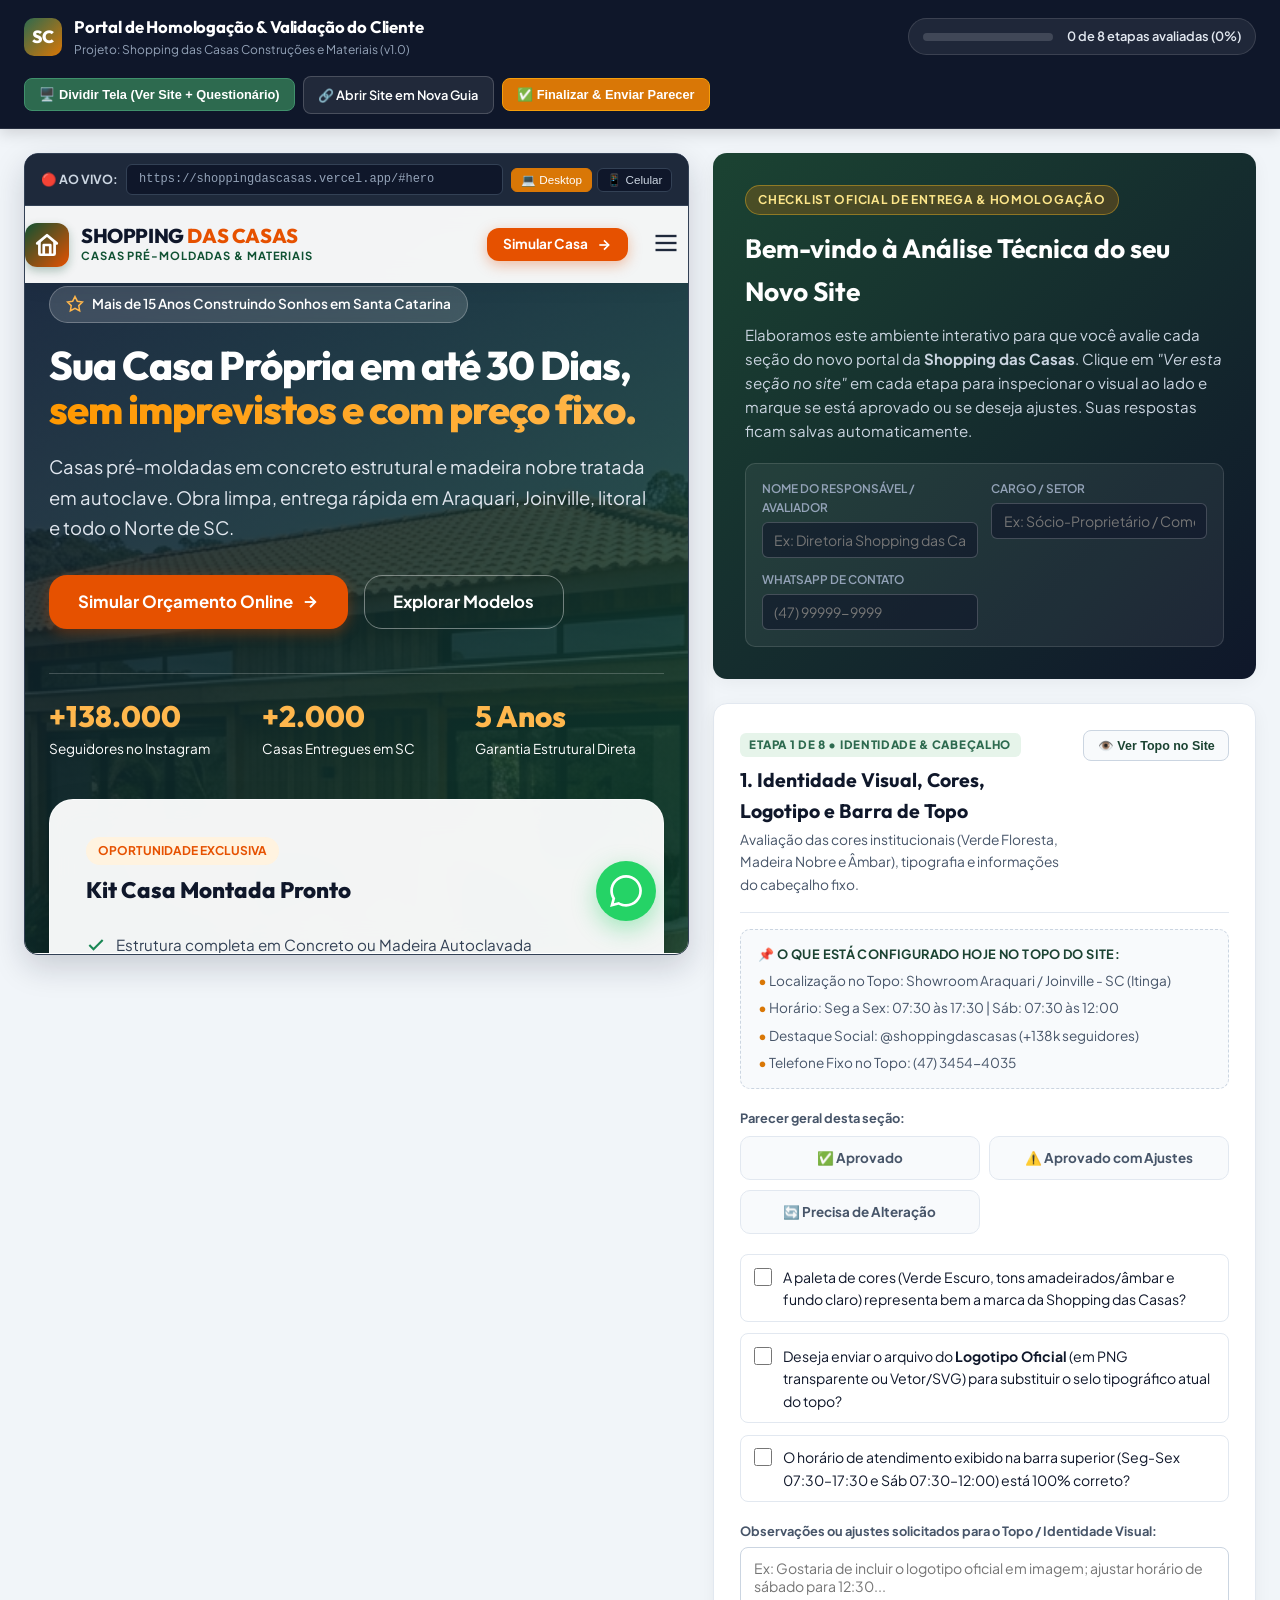
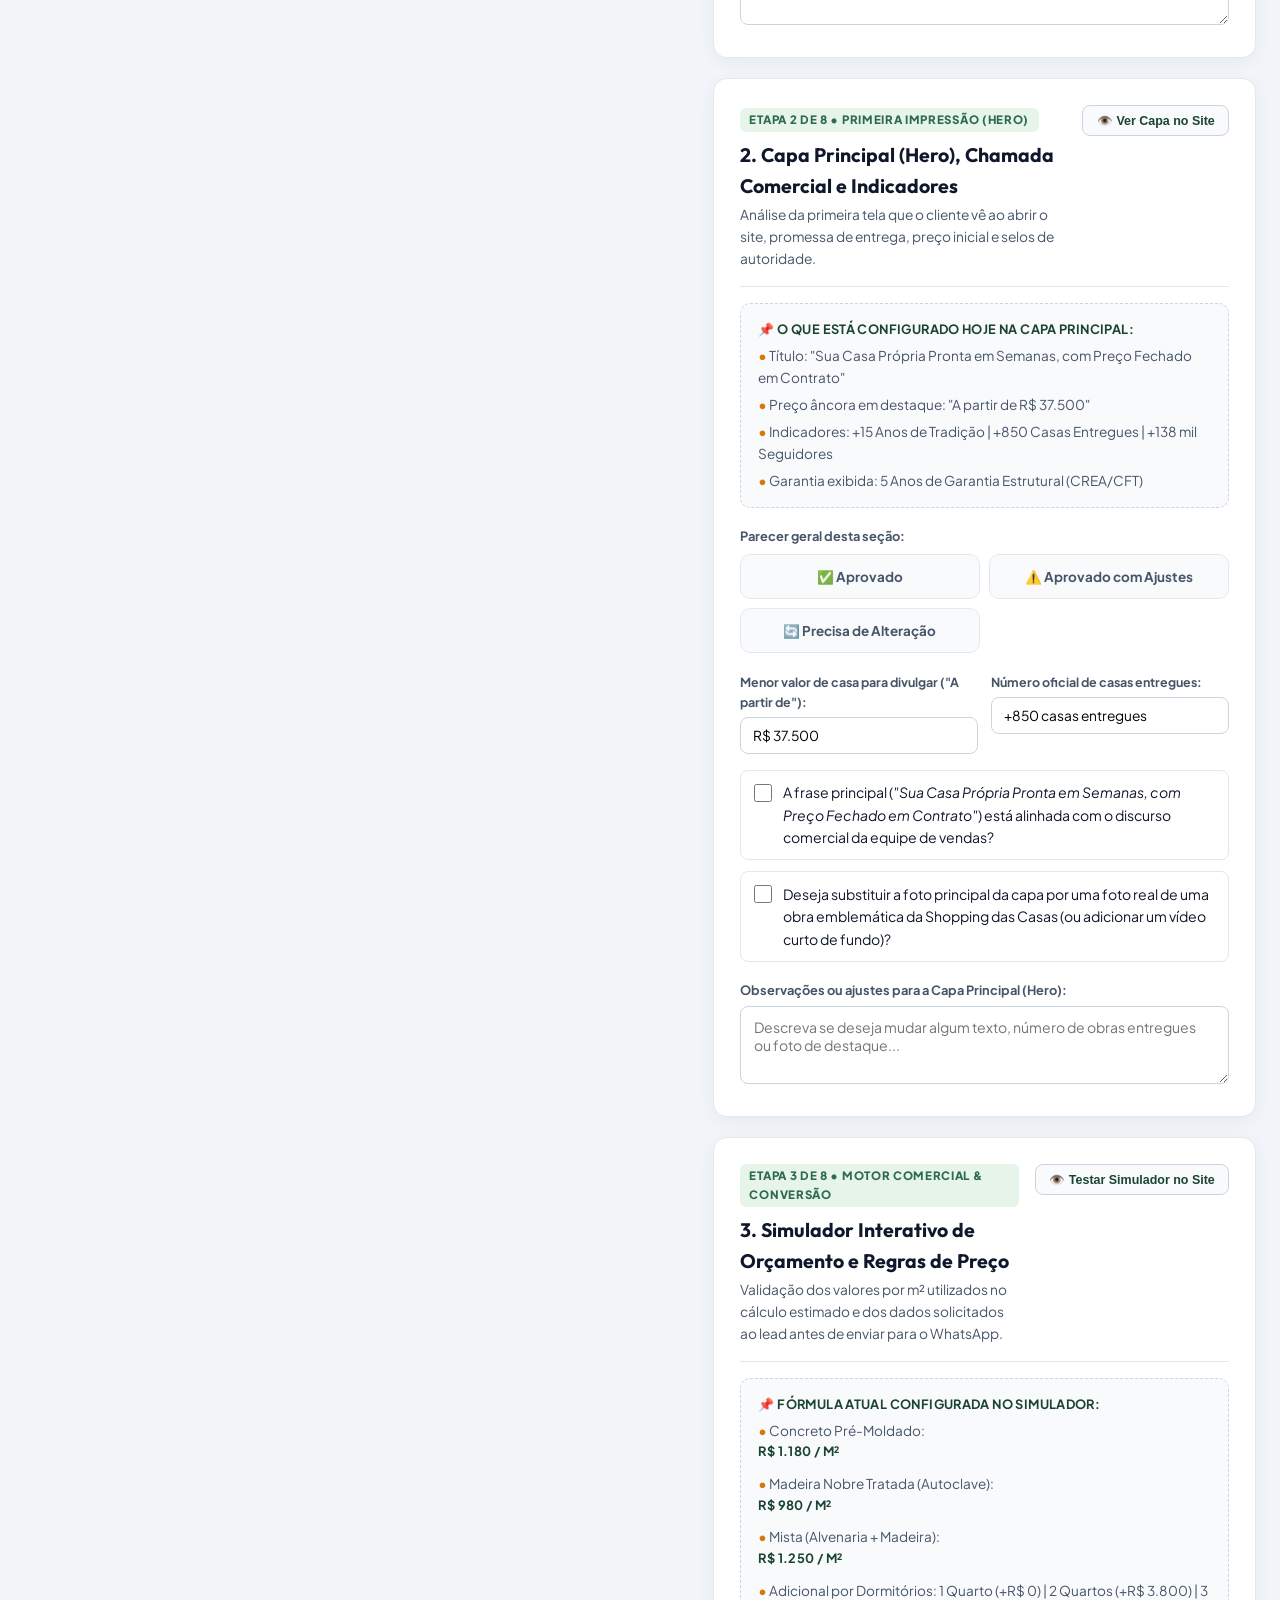
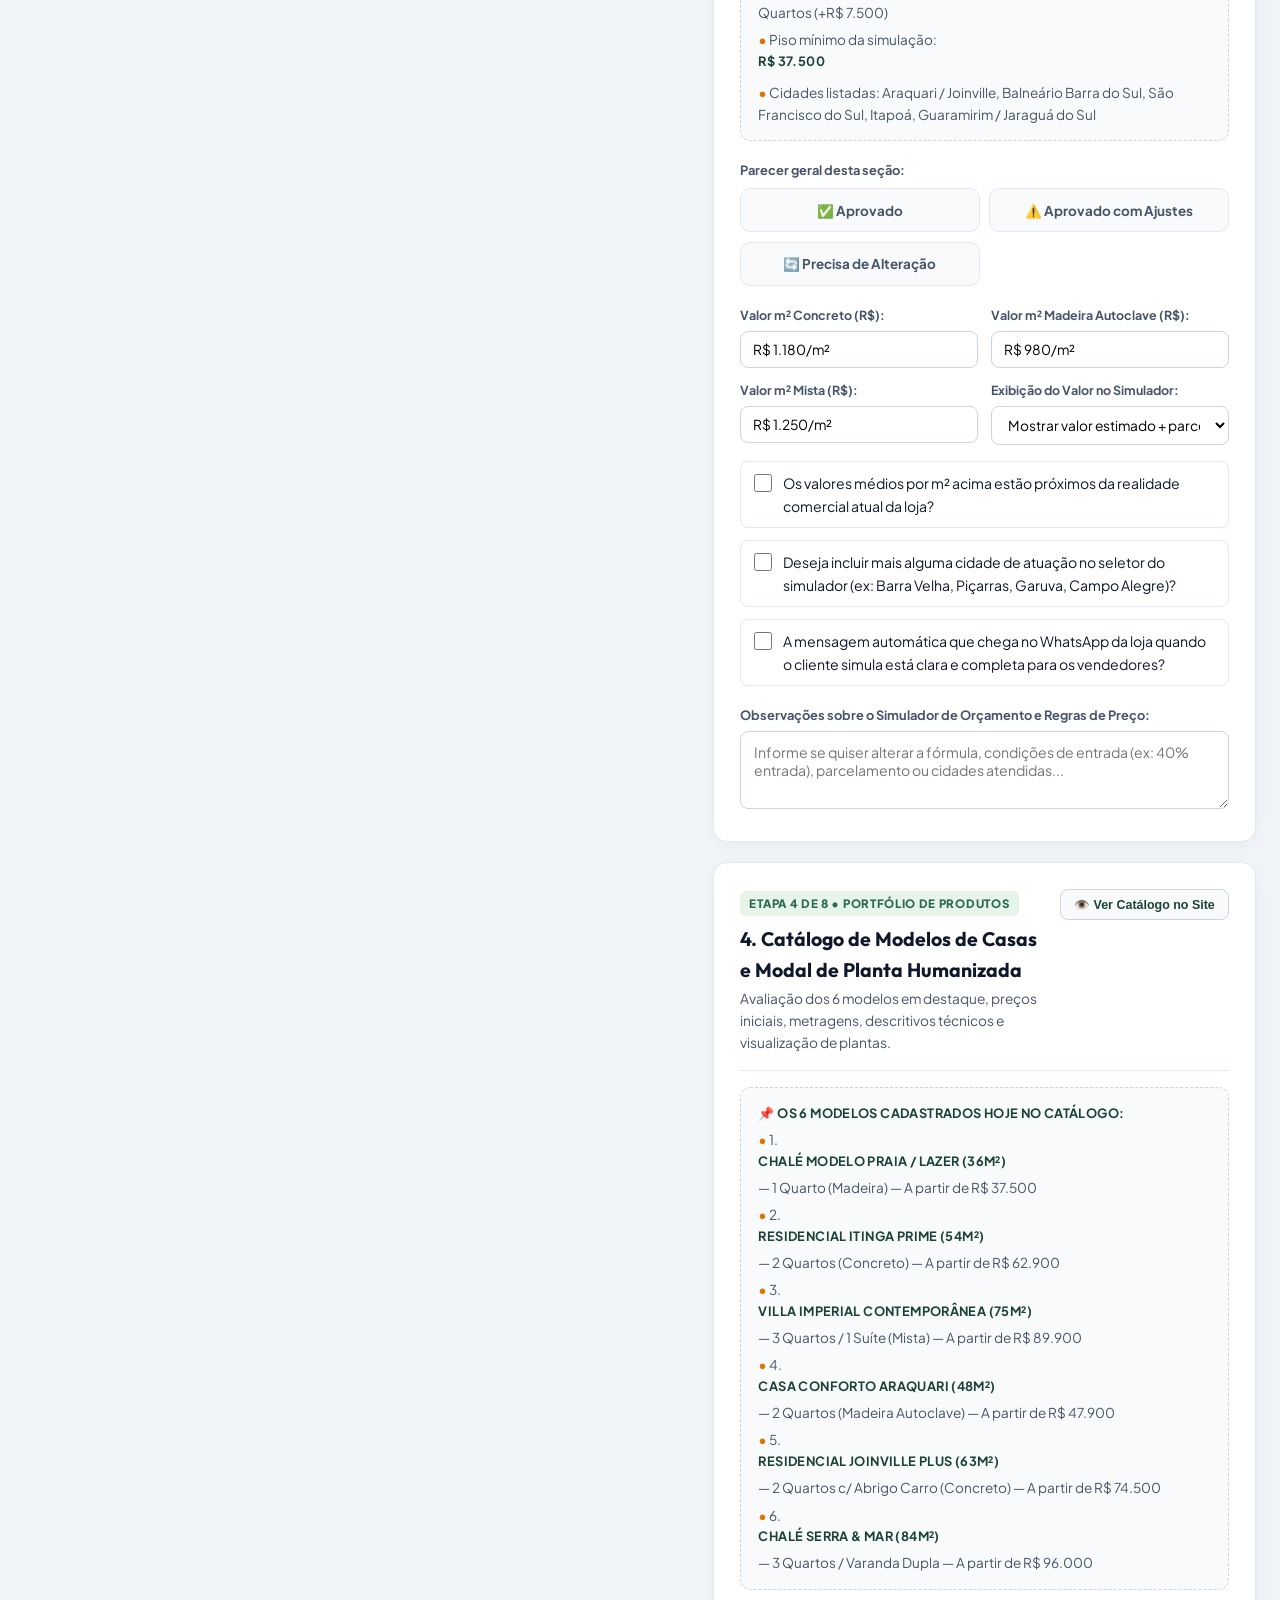
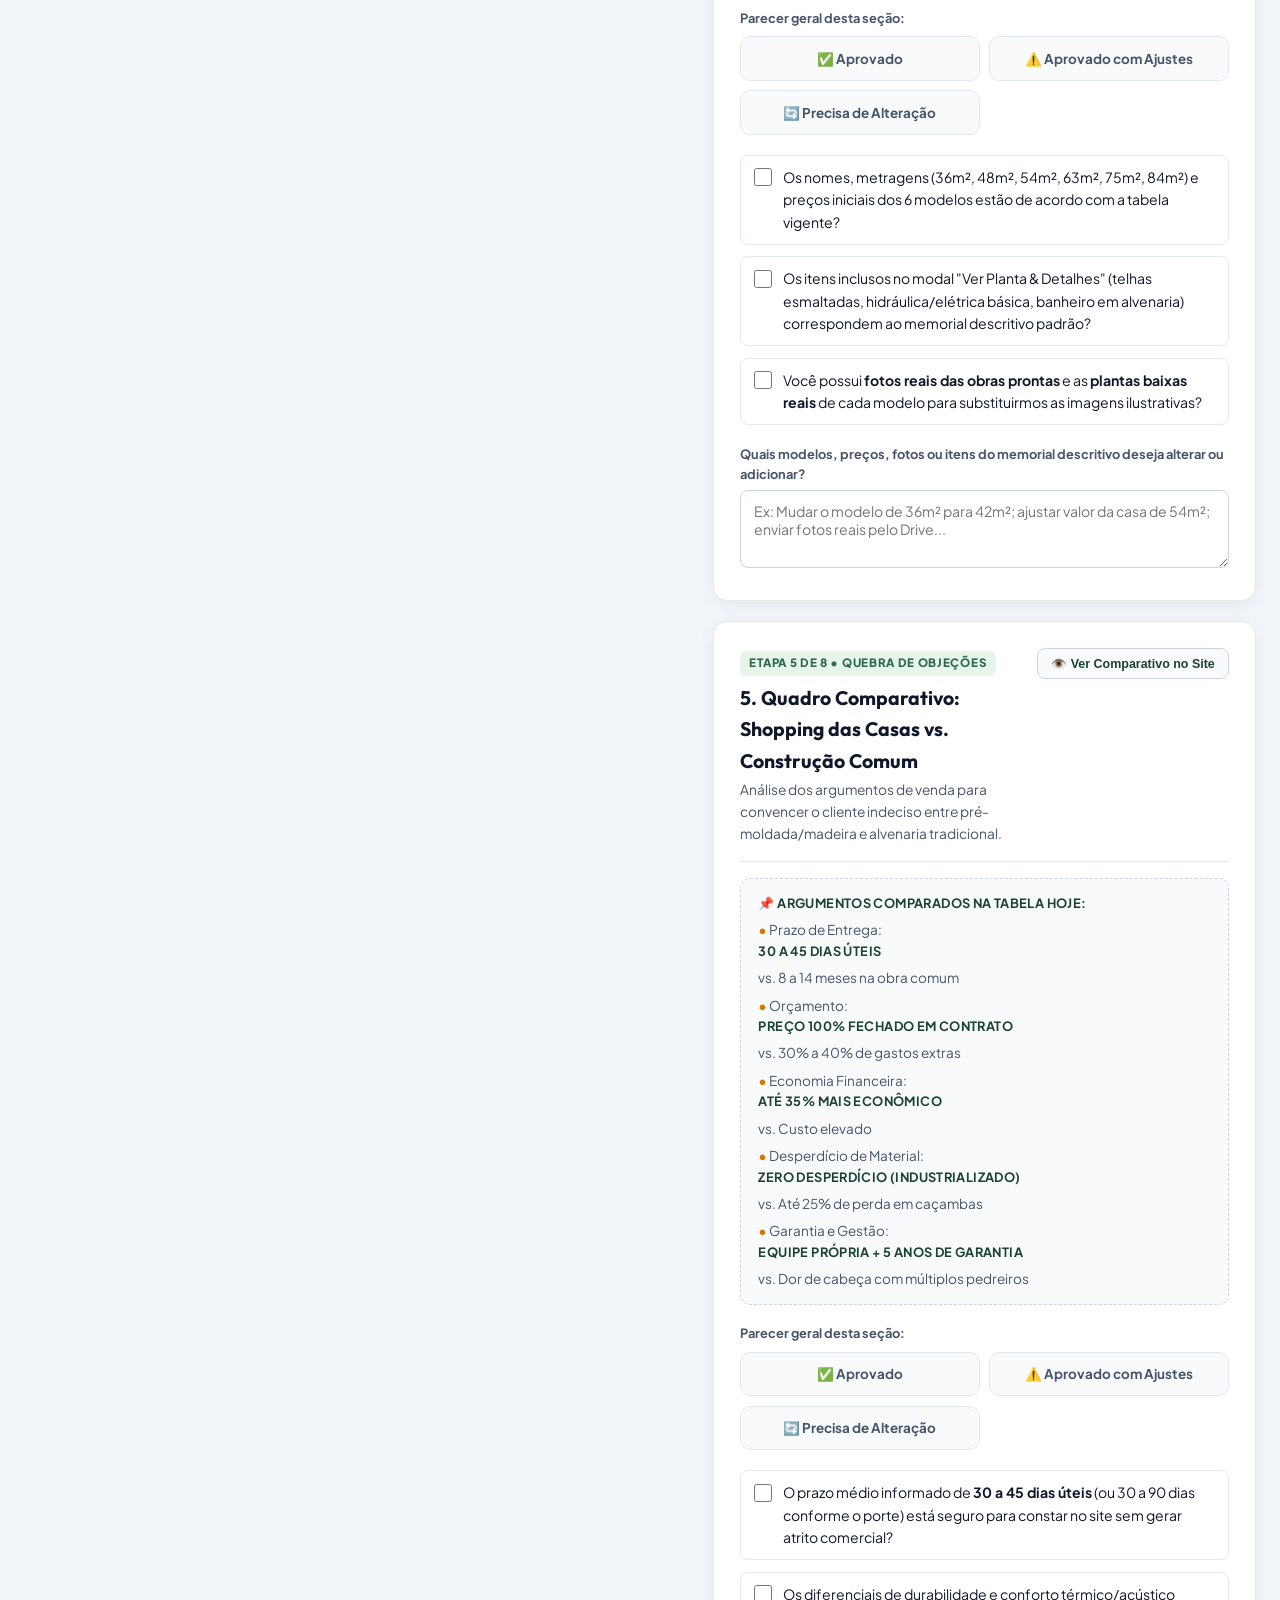
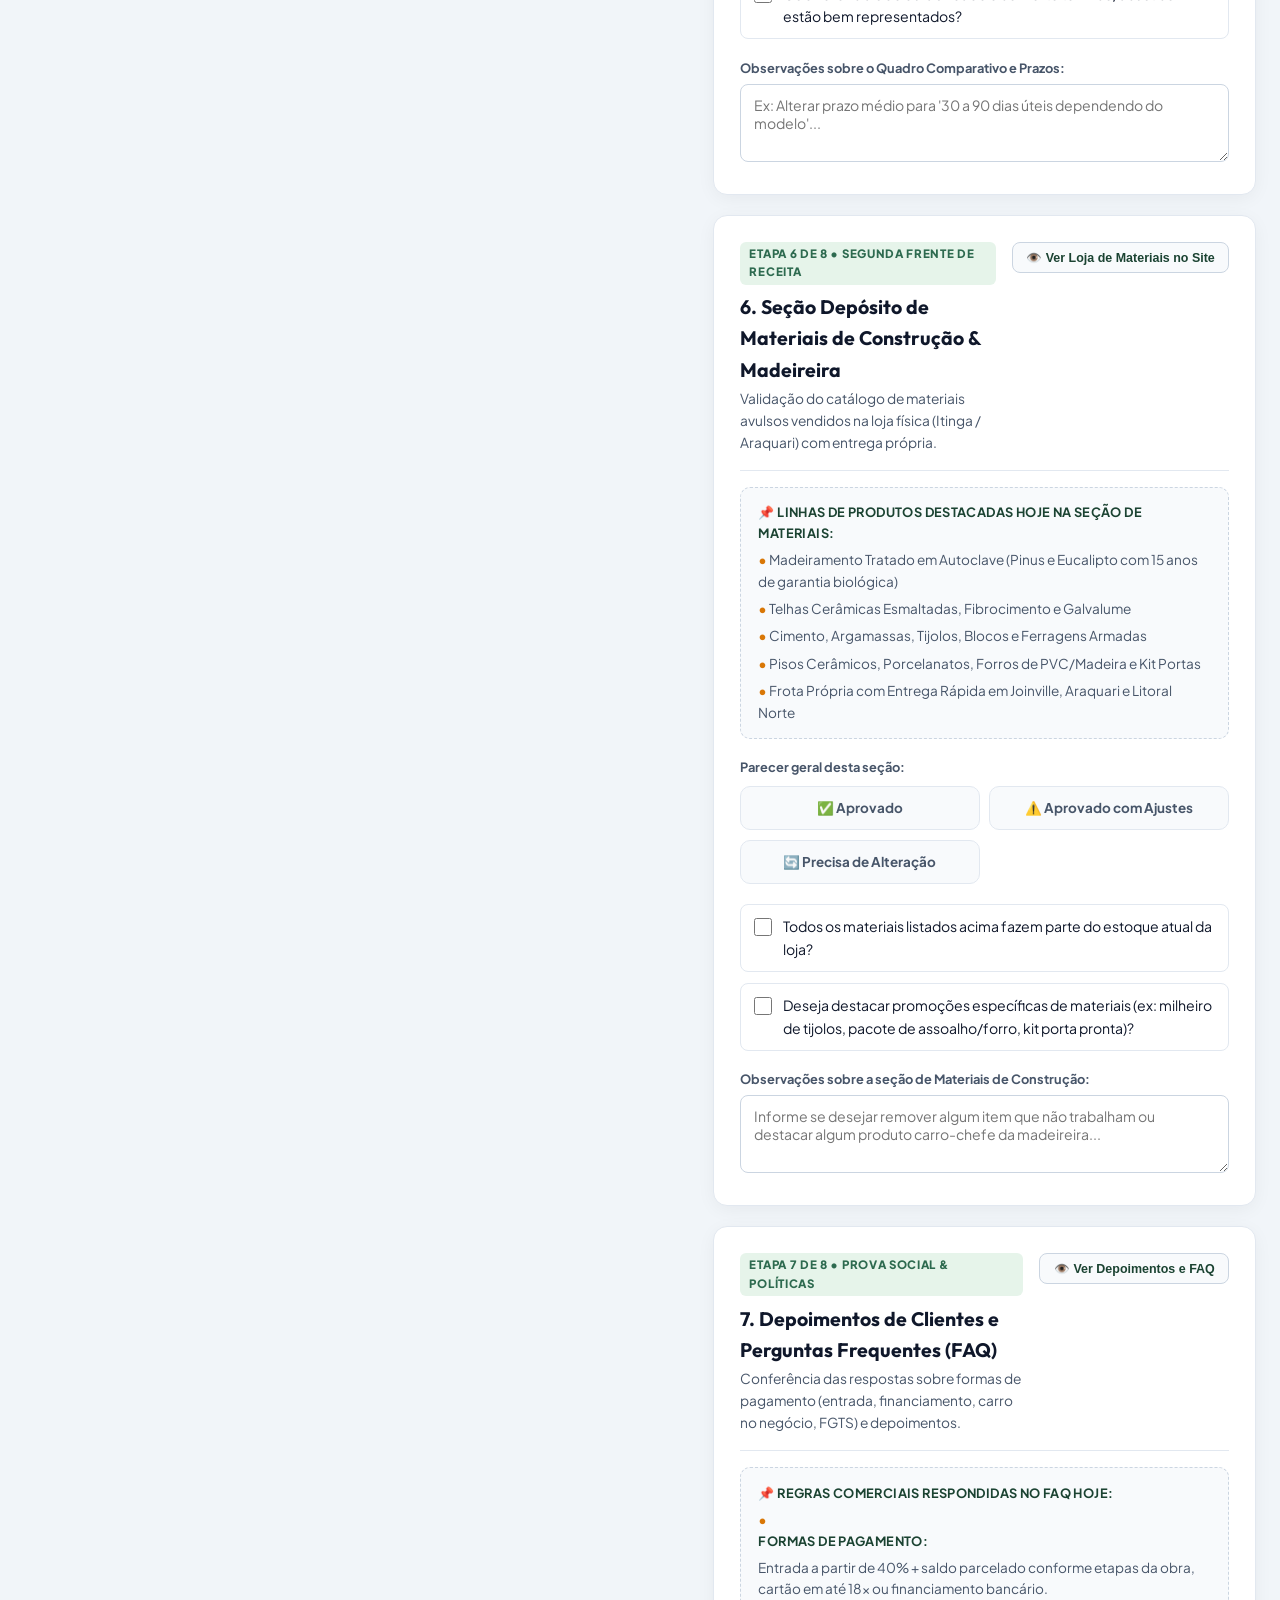
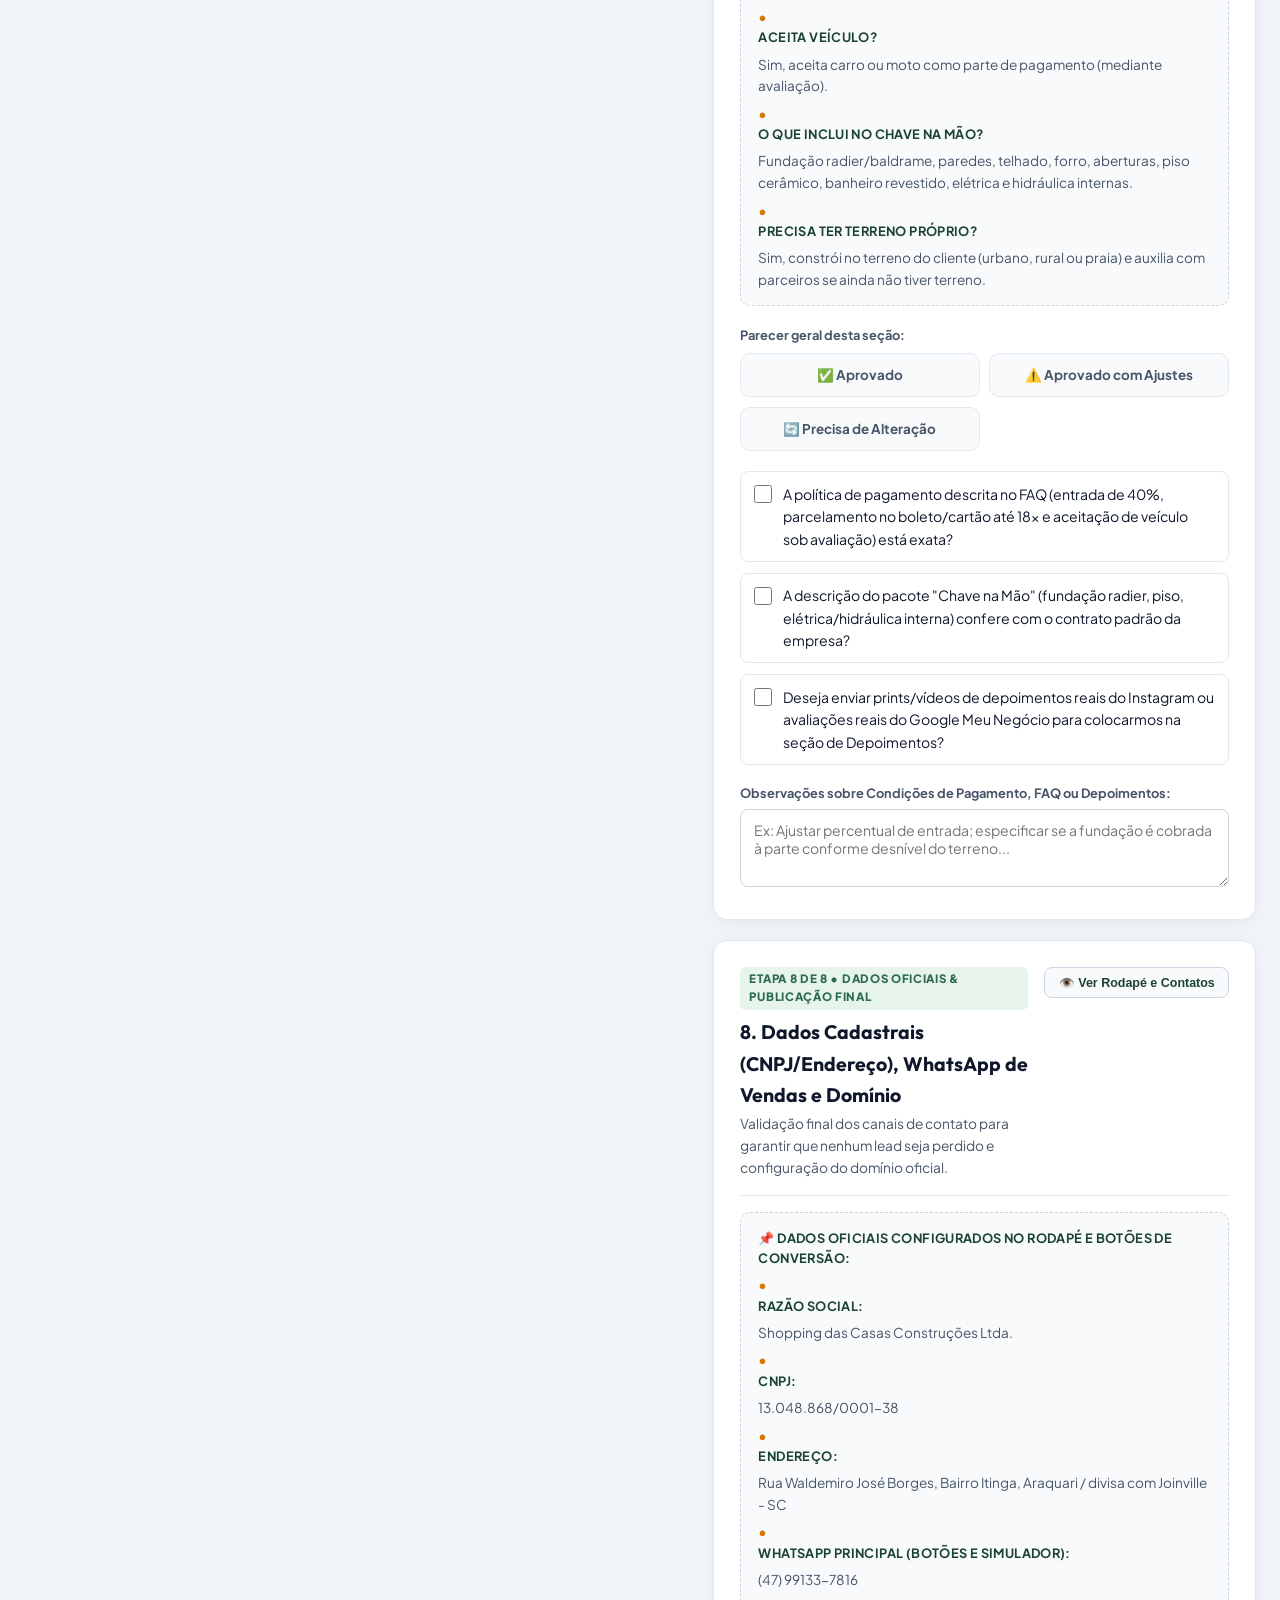
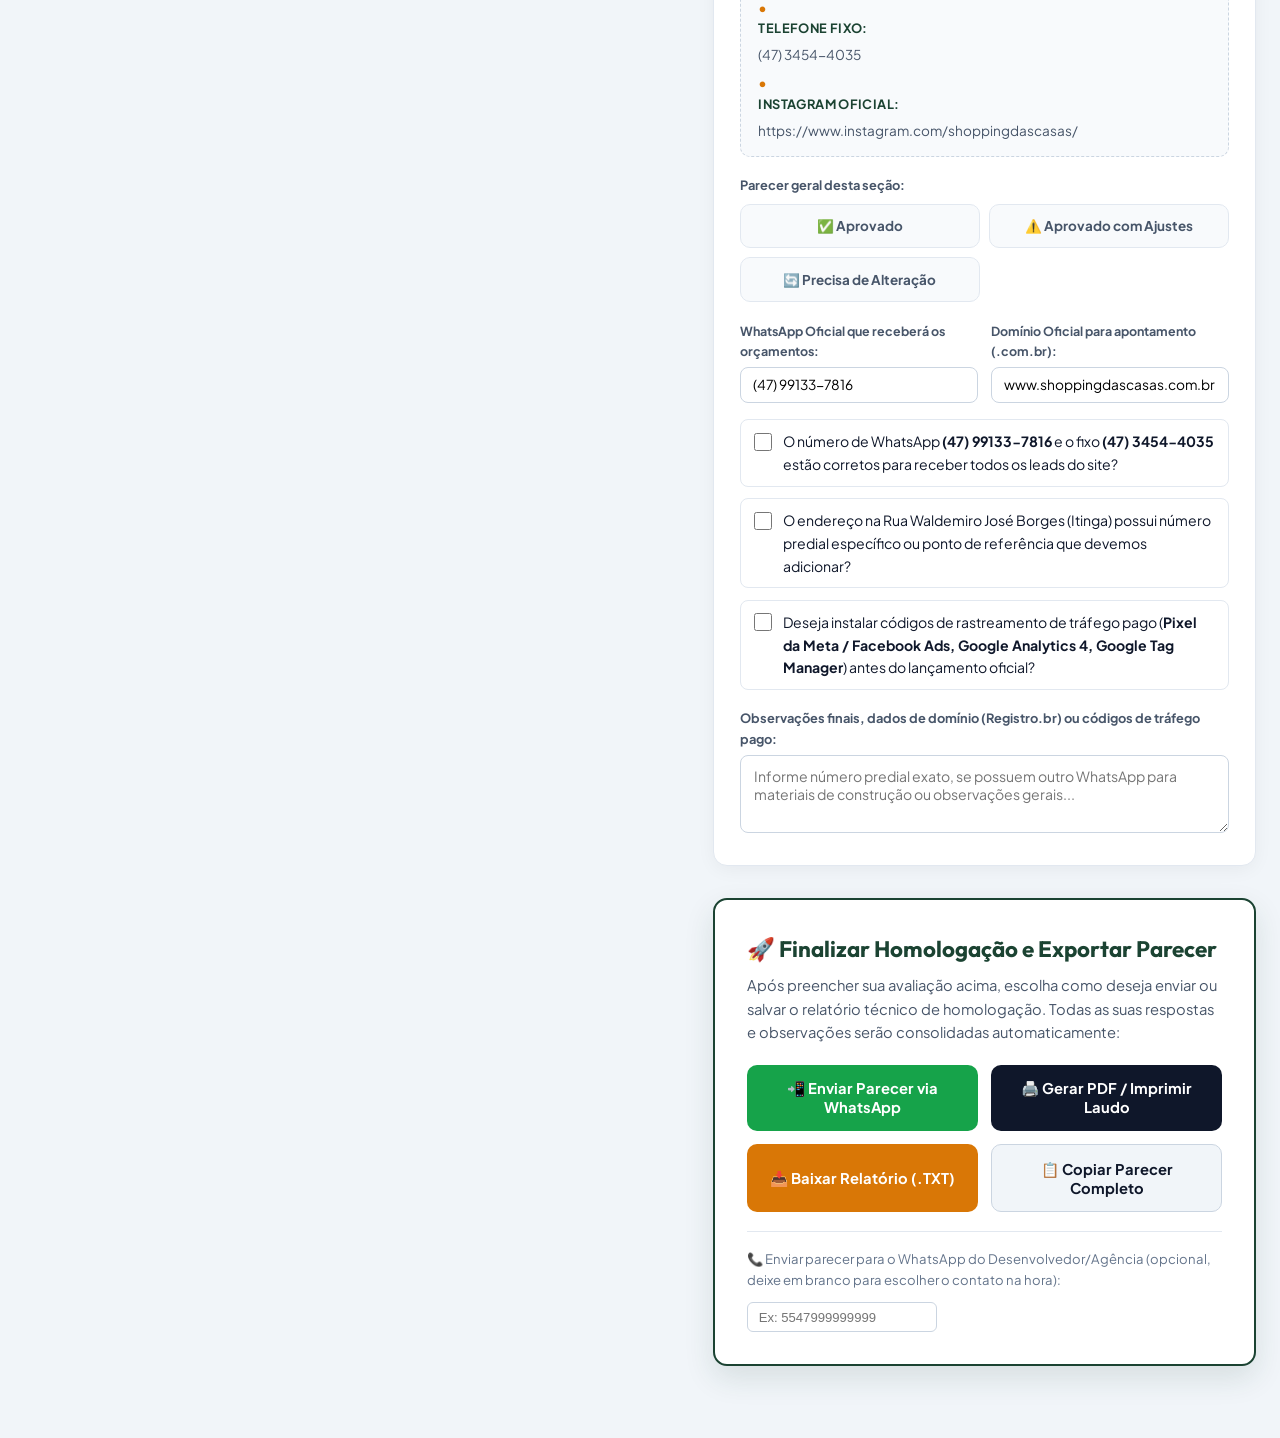
<file: homologacao.html>
<!DOCTYPE html>
<html lang="pt-BR">
<head>
  <meta charset="UTF-8">
  <meta name="viewport" content="width=device-width, initial-scale=1.0">
  <title>Portal de Homologação & Validação Técnica | Shopping das Casas</title>
  <link rel="preconnect" href="https://fonts.googleapis.com">
  <link rel="preconnect" href="https://fonts.gstatic.com" crossorigin>
  <link href="https://fonts.googleapis.com/css2?family=Outfit:wght@500;600;700;800&family=Plus+Jakarta+Sans:wght@400;500;600;700&display=swap" rel="stylesheet">
  <style>
    :root {
      --bg-app: #f1f5f9;
      --bg-card: #ffffff;
      --text-main: #0f172a;
      --text-muted: #475569;
      --text-light: #64748b;
      --primary: #1b4332;
      --primary-light: #2d6a4f;
      --accent: #d97706;
      --accent-light: #fef3c7;
      --border: #e2e8f0;
      --success: #16a34a;
      --success-bg: #dcfce7;
      --warning: #d97706;
      --warning-bg: #fef3c7;
      --danger: #dc2626;
      --danger-bg: #fee2e2;
      --radius: 14px;
      --shadow: 0 4px 20px -2px rgba(15, 23, 42, 0.06);
    }

    * {
      box-sizing: border-box;
      margin: 0;
      padding: 0;
    }

    body {
      font-family: 'Plus Jakarta Sans', sans-serif;
      background-color: var(--bg-app);
      color: var(--text-main);
      line-height: 1.6;
    }

    /* TOP AGENCY BAR */
    .agency-header {
      position: sticky;
      top: 0;
      z-index: 100;
      background: #0f172a;
      color: #fff;
      padding: 0.85rem 1.5rem;
      border-bottom: 1px solid rgba(255,255,255,0.1);
      box-shadow: 0 4px 15px rgba(0,0,0,0.15);
    }

    .agency-header-inner {
      max-width: 1600px;
      margin: 0 auto;
      display: flex;
      align-items: center;
      justify-content: space-between;
      flex-wrap: wrap;
      gap: 1rem;
    }

    .brand-badge {
      display: flex;
      align-items: center;
      gap: 0.75rem;
    }

    .brand-icon {
      width: 38px;
      height: 38px;
      border-radius: 10px;
      background: linear-gradient(135deg, #2d6a4f, #d97706);
      display: flex;
      align-items: center;
      justify-content: center;
      font-family: 'Outfit', sans-serif;
      font-weight: 800;
      font-size: 1.1rem;
      color: #fff;
    }

    .brand-titles h1 {
      font-family: 'Outfit', sans-serif;
      font-size: 1.05rem;
      font-weight: 700;
      letter-spacing: -0.01em;
    }

    .brand-titles span {
      display: block;
      font-size: 0.75rem;
      color: #94a3b8;
    }

    /* PROGRESS TRACKER IN HEADER */
    .progress-widget {
      display: flex;
      align-items: center;
      gap: 0.85rem;
      background: rgba(255,255,255,0.07);
      padding: 0.45rem 0.9rem;
      border-radius: 999px;
      border: 1px solid rgba(255,255,255,0.12);
    }

    .progress-bar-wrap {
      width: 130px;
      height: 8px;
      background: rgba(255,255,255,0.15);
      border-radius: 99px;
      overflow: hidden;
    }

    .progress-bar-fill {
      height: 100%;
      width: 0%;
      background: linear-gradient(90deg, #22c55e, #f59e0b);
      transition: width 0.3s ease;
    }

    .progress-label {
      font-size: 0.8rem;
      font-weight: 600;
      color: #e2e8f0;
      white-space: nowrap;
    }

    /* HEADER ACTIONS */
    .header-controls {
      display: flex;
      align-items: center;
      gap: 0.5rem;
      flex-wrap: wrap;
    }

    .btn-header {
      display: inline-flex;
      align-items: center;
      gap: 0.45rem;
      padding: 0.5rem 0.9rem;
      border-radius: 8px;
      font-size: 0.8rem;
      font-weight: 600;
      cursor: pointer;
      border: 1px solid rgba(255,255,255,0.18);
      background: rgba(255,255,255,0.08);
      color: #fff;
      text-decoration: none;
      transition: all 0.2s;
    }

    .btn-header:hover {
      background: rgba(255,255,255,0.16);
    }

    .btn-header.active {
      background: #2d6a4f;
      border-color: #40916c;
    }

    .btn-header.accent {
      background: #d97706;
      border-color: #f59e0b;
      color: #fff;
    }

    .btn-header.accent:hover {
      background: #b45309;
    }

    /* WORKSPACE LAYOUT (SPLIT VIEW OR FULL VIEW) */
    .workspace {
      max-width: 1600px;
      margin: 0 auto;
      display: grid;
      grid-template-columns: 1fr;
      gap: 1.5rem;
      padding: 1.5rem;
      transition: all 0.3s ease;
    }

    .workspace.split-active {
      grid-template-columns: minmax(520px, 54%) 1fr;
      align-items: start;
    }

    /* LIVE PREVIEW PANEL */
    .preview-dock {
      display: none;
      position: sticky;
      top: 78px;
      height: calc(100vh - 98px);
      background: #0f172a;
      border-radius: var(--radius);
      overflow: hidden;
      box-shadow: 0 12px 32px rgba(15, 23, 42, 0.18);
      border: 1px solid #334155;
      flex-direction: column;
    }

    .workspace.split-active .preview-dock {
      display: flex;
    }

    .preview-toolbar {
      display: flex;
      align-items: center;
      justify-content: space-between;
      padding: 0.65rem 1rem;
      background: #1e293b;
      border-bottom: 1px solid #334155;
      color: #cbd5e1;
      font-size: 0.78rem;
      gap: 0.5rem;
    }

    .preview-url-box {
      background: #0f172a;
      padding: 0.3rem 0.75rem;
      border-radius: 6px;
      border: 1px solid #334155;
      color: #94a3b8;
      font-family: monospace;
      font-size: 0.75rem;
      overflow: hidden;
      text-overflow: ellipsis;
      white-space: nowrap;
      flex: 1;
    }

    .device-toggles {
      display: flex;
      gap: 0.35rem;
    }

    .device-btn {
      background: #0f172a;
      color: #cbd5e1;
      border: 1px solid #334155;
      padding: 0.25rem 0.55rem;
      border-radius: 6px;
      font-size: 0.73rem;
      cursor: pointer;
    }

    .device-btn.active {
      background: #d97706;
      color: #fff;
      border-color: #d97706;
    }

    .iframe-container {
      flex: 1;
      background: #090d16;
      display: flex;
      justify-content: center;
      align-items: stretch;
      overflow: hidden;
    }

    .iframe-container iframe {
      width: 100%;
      height: 100%;
      border: none;
      background: #fff;
      transition: width 0.3s ease;
    }

    .iframe-container.mobile-mode iframe {
      width: 390px;
      margin: 12px auto;
      height: calc(100% - 24px);
      border-radius: 24px;
      border: 6px solid #334155;
      box-shadow: 0 10px 30px rgba(0,0,0,0.5);
    }

    /* QUESTIONNAIRE CONTAINER */
    .questionnaire-column {
      max-width: 960px;
      width: 100%;
      margin: 0 auto;
    }

    /* INTRO HERO CARD */
    .intro-card {
      background: linear-gradient(135deg, #1b4332 0%, #0f172a 100%);
      color: #fff;
      padding: 2rem;
      border-radius: var(--radius);
      margin-bottom: 1.5rem;
      box-shadow: var(--shadow);
      position: relative;
      overflow: hidden;
    }

    .intro-badge {
      display: inline-block;
      background: rgba(217, 119, 6, 0.25);
      border: 1px solid rgba(251, 191, 36, 0.4);
      color: #fde68a;
      font-size: 0.75rem;
      font-weight: 700;
      text-transform: uppercase;
      letter-spacing: 0.06em;
      padding: 0.28rem 0.75rem;
      border-radius: 99px;
      margin-bottom: 0.85rem;
    }

    .intro-card h2 {
      font-family: 'Outfit', sans-serif;
      font-size: 1.65rem;
      margin-bottom: 0.6rem;
    }

    .intro-card p {
      color: #cbd5e1;
      font-size: 0.94rem;
      margin-bottom: 1.25rem;
    }

    .client-meta-grid {
      display: grid;
      grid-template-columns: repeat(auto-fit, minmax(200px, 1fr));
      gap: 0.85rem;
      background: rgba(255,255,255,0.06);
      padding: 1rem;
      border-radius: 10px;
      border: 1px solid rgba(255,255,255,0.12);
    }

    .meta-field label {
      display: block;
      font-size: 0.74rem;
      text-transform: uppercase;
      color: #94a3b8;
      margin-bottom: 0.25rem;
      font-weight: 600;
    }

    .meta-field input {
      width: 100%;
      padding: 0.5rem 0.7rem;
      border-radius: 6px;
      border: 1px solid rgba(255,255,255,0.2);
      background: rgba(15, 23, 42, 0.6);
      color: #fff;
      font-size: 0.88rem;
      font-family: inherit;
    }

    .meta-field input:focus {
      outline: 2px solid #f59e0b;
      border-color: transparent;
    }

    /* MODULE CARD */
    .module-card {
      background: var(--bg-card);
      border-radius: var(--radius);
      border: 1px solid var(--border);
      padding: 1.6rem;
      margin-bottom: 1.25rem;
      box-shadow: var(--shadow);
      transition: border-color 0.2s;
    }

    .module-card.status-aprovado {
      border-left: 5px solid var(--success);
    }

    .module-card.status-ajustes {
      border-left: 5px solid var(--warning);
    }

    .module-card.status-alterar {
      border-left: 5px solid var(--danger);
    }

    .module-header {
      display: flex;
      align-items: flex-start;
      justify-content: space-between;
      gap: 1rem;
      margin-bottom: 1rem;
      padding-bottom: 1rem;
      border-bottom: 1px solid var(--border);
      flex-wrap: wrap;
    }

    .module-title-group {
      flex: 1;
      min-width: 240px;
    }

    .module-step {
      display: inline-block;
      font-size: 0.72rem;
      font-weight: 800;
      text-transform: uppercase;
      letter-spacing: 0.06em;
      color: var(--primary-light);
      background: #e6f4ea;
      padding: 0.2rem 0.6rem;
      border-radius: 6px;
      margin-bottom: 0.4rem;
    }

    .module-title-group h3 {
      font-family: 'Outfit', sans-serif;
      font-size: 1.22rem;
      color: var(--text-main);
    }

    .module-title-group p {
      font-size: 0.86rem;
      color: var(--text-muted);
      margin-top: 0.2rem;
    }

    .btn-jump-section {
      display: inline-flex;
      align-items: center;
      gap: 0.4rem;
      padding: 0.45rem 0.85rem;
      background: #f8fafc;
      border: 1px solid #cbd5e1;
      border-radius: 8px;
      font-size: 0.78rem;
      font-weight: 700;
      color: var(--primary);
      cursor: pointer;
      text-decoration: none;
      transition: all 0.2s;
      white-space: nowrap;
    }

    .btn-jump-section:hover {
      background: var(--primary);
      color: #fff;
      border-color: var(--primary);
    }

    /* STATUS PILLS */
    .status-selector-label {
      font-size: 0.8rem;
      font-weight: 700;
      color: var(--text-muted);
      margin-bottom: 0.5rem;
      display: block;
    }

    .status-pills {
      display: grid;
      grid-template-columns: repeat(auto-fit, minmax(170px, 1fr));
      gap: 0.6rem;
      margin-bottom: 1.25rem;
    }

    .status-pill {
      position: relative;
    }

    .status-pill input {
      position: absolute;
      opacity: 0;
      pointer-events: none;
    }

    .status-pill label {
      display: flex;
      align-items: center;
      justify-content: center;
      gap: 0.45rem;
      padding: 0.65rem 0.8rem;
      border: 1.5px solid var(--border);
      border-radius: 10px;
      font-size: 0.84rem;
      font-weight: 700;
      cursor: pointer;
      background: #f8fafc;
      color: var(--text-muted);
      transition: all 0.18s;
      text-align: center;
    }

    .status-pill input[value="Aprovado"]:checked + label {
      background: var(--success-bg);
      border-color: var(--success);
      color: #14532d;
    }

    .status-pill input[value="Aprovado com Ajustes"]:checked + label {
      background: var(--warning-bg);
      border-color: var(--warning);
      color: #78350f;
    }

    .status-pill input[value="Precisa de Alteração"]:checked + label {
      background: var(--danger-bg);
      border-color: var(--danger);
      color: #7f1d1d;
    }

    /* CURRENT SITE DATA SUMMARY BOX */
    .current-data-box {
      background: #f8fafc;
      border: 1px dashed #cbd5e1;
      border-radius: 10px;
      padding: 0.9rem 1.1rem;
      margin-bottom: 1.15rem;
      font-size: 0.85rem;
    }

    .current-data-box strong {
      color: var(--primary);
      display: block;
      margin-bottom: 0.35rem;
      font-size: 0.8rem;
      text-transform: uppercase;
      letter-spacing: 0.03em;
    }

    .current-data-list {
      list-style: none;
      display: grid;
      grid-template-columns: repeat(auto-fit, minmax(230px, 1fr));
      gap: 0.35rem 1rem;
      color: var(--text-muted);
    }

    .current-data-list li::before {
      content: "• ";
      color: var(--accent);
      font-weight: bold;
    }

    /* CHECKLIST QUESTIONS */
    .questions-list {
      display: flex;
      flex-direction: column;
      gap: 0.7rem;
      margin-bottom: 1.15rem;
    }

    .check-item {
      display: flex;
      align-items: flex-start;
      gap: 0.65rem;
      background: #fff;
      padding: 0.65rem 0.85rem;
      border-radius: 8px;
      border: 1px solid #e2e8f0;
      cursor: pointer;
      transition: background 0.15s;
    }

    .check-item:hover {
      background: #f8fafc;
    }

    .check-item input[type="checkbox"] {
      width: 18px;
      height: 18px;
      margin-top: 0.15rem;
      accent-color: var(--primary);
      cursor: pointer;
      flex-shrink: 0;
    }

    .check-item span {
      font-size: 0.88rem;
      color: var(--text-main);
    }

    /* SPECIFIC INPUT GRID INSIDE MODULES */
    .specific-inputs {
      display: grid;
      grid-template-columns: repeat(auto-fit, minmax(220px, 1fr));
      gap: 0.85rem;
      margin-bottom: 1rem;
    }

    .input-group label {
      display: block;
      font-size: 0.78rem;
      font-weight: 700;
      color: var(--text-muted);
      margin-bottom: 0.3rem;
    }

    .input-group input,
    .input-group select {
      width: 100%;
      padding: 0.55rem 0.75rem;
      border: 1px solid #cbd5e1;
      border-radius: 8px;
      font-size: 0.86rem;
      font-family: inherit;
      background: #fff;
    }

    /* NOTES TEXTAREA */
    .notes-area label {
      display: block;
      font-size: 0.8rem;
      font-weight: 700;
      color: var(--text-muted);
      margin-bottom: 0.35rem;
    }

    .notes-area textarea {
      width: 100%;
      min-height: 78px;
      padding: 0.7rem 0.85rem;
      border: 1px solid #cbd5e1;
      border-radius: 8px;
      font-family: inherit;
      font-size: 0.88rem;
      resize: vertical;
    }

    .notes-area textarea:focus,
    .input-group input:focus {
      outline: 2px solid var(--primary-light);
      border-color: transparent;
    }

    /* EXPORT FOOTER PANEL */
    .export-card {
      background: #fff;
      border: 2px solid var(--primary);
      border-radius: var(--radius);
      padding: 2rem;
      margin-top: 2rem;
      margin-bottom: 3rem;
      box-shadow: 0 12px 30px rgba(27, 67, 50, 0.12);
    }

    .export-card h3 {
      font-family: 'Outfit', sans-serif;
      font-size: 1.4rem;
      color: var(--primary);
      margin-bottom: 0.4rem;
    }

    .export-card p {
      color: var(--text-muted);
      font-size: 0.92rem;
      margin-bottom: 1.25rem;
    }

    .export-actions {
      display: grid;
      grid-template-columns: repeat(auto-fit, minmax(220px, 1fr));
      gap: 0.85rem;
    }

    .btn-export {
      display: flex;
      align-items: center;
      justify-content: center;
      gap: 0.6rem;
      padding: 0.9rem 1.2rem;
      border-radius: 10px;
      font-weight: 700;
      font-size: 0.92rem;
      cursor: pointer;
      border: none;
      transition: transform 0.15s, box-shadow 0.15s;
      font-family: inherit;
    }

    .btn-export:hover {
      transform: translateY(-2px);
      box-shadow: 0 6px 16px rgba(0,0,0,0.12);
    }

    .btn-whatsapp {
      background: #16a34a;
      color: #fff;
    }

    .btn-pdf {
      background: #0f172a;
      color: #fff;
    }

    .btn-copy {
      background: #f1f5f9;
      color: #0f172a;
      border: 1px solid #cbd5e1;
    }

    .btn-download {
      background: var(--accent);
      color: #fff;
    }

    .agency-phone-config {
      margin-top: 1.2rem;
      padding-top: 1rem;
      border-top: 1px solid var(--border);
      display: flex;
      align-items: center;
      gap: 0.75rem;
      flex-wrap: wrap;
      font-size: 0.82rem;
      color: var(--text-light);
    }

    .agency-phone-config input {
      padding: 0.4rem 0.65rem;
      border: 1px solid #cbd5e1;
      border-radius: 6px;
      font-size: 0.82rem;
      width: 190px;
    }

    /* TOAST */
    .toast-msg {
      position: fixed;
      bottom: 24px;
      right: 24px;
      background: #0f172a;
      color: #fff;
      padding: 0.85rem 1.25rem;
      border-radius: 10px;
      font-size: 0.88rem;
      font-weight: 600;
      box-shadow: 0 10px 25px rgba(0,0,0,0.25);
      z-index: 9999;
      opacity: 0;
      transform: translateY(15px);
      pointer-events: none;
      transition: all 0.25s ease;
    }

    .toast-msg.show {
      opacity: 1;
      transform: translateY(0);
    }

    /* PRINT / PDF STYLES */
    @media print {
      body {
        background: #fff;
      }
      .agency-header,
      .preview-dock,
      .btn-jump-section,
      .export-card {
        display: none !important;
      }
      .workspace,
      .workspace.split-active {
        display: block;
        padding: 0;
      }
      .questionnaire-column {
        max-width: 100%;
      }
      .intro-card {
        background: #fff !important;
        color: #000 !important;
        border: 2px solid #000;
        padding: 1.2rem;
      }
      .intro-card p,
      .meta-field label,
      .meta-field input {
        color: #000 !important;
        background: transparent !important;
      }
      .module-card {
        break-inside: avoid;
        box-shadow: none;
        border: 1px solid #94a3b8;
        margin-bottom: 1rem;
      }
    }

    @media (max-width: 1024px) {
      .workspace.split-active {
        grid-template-columns: 1fr;
      }
      .workspace.split-active .preview-dock {
        position: relative;
        top: 0;
        height: 520px;
        margin-bottom: 1rem;
      }
    }
  </style>
</head>
<body>

  <!-- TOP AGENCY BAR -->
  <header class="agency-header">
    <div class="agency-header-inner">
      <div class="brand-badge">
        <div class="brand-icon">SC</div>
        <div class="brand-titles">
          <h1>Portal de Homologação & Validação do Cliente</h1>
          <span>Projeto: Shopping das Casas Construções e Materiais (v1.0)</span>
        </div>
      </div>

      <div class="progress-widget">
        <div class="progress-bar-wrap">
          <div class="progress-bar-fill" id="progressBarFill"></div>
        </div>
        <span class="progress-label" id="progressText">0 de 8 etapas avaliadas (0%)</span>
      </div>

      <div class="header-controls">
        <button type="button" class="btn-header active" id="btnToggleSplit" onclick="toggleSplitView()">
          🖥️ Dividir Tela (Ver Site + Questionário)
        </button>
        <a href="index.html" target="_blank" class="btn-header">
          🔗 Abrir Site em Nova Guia
        </a>
        <button type="button" class="btn-header accent" onclick="scrollToExport()">
          ✅ Finalizar & Enviar Parecer
        </button>
      </div>
    </div>
  </header>

  <!-- MAIN WORKSPACE -->
  <main class="workspace split-active" id="mainWorkspace">

    <!-- LEFT: EMBEDDED LIVE SITE PREVIEW -->
    <aside class="preview-dock" id="previewDock">
      <div class="preview-toolbar">
        <span>🔴 <strong>AO VIVO:</strong></span>
        <div class="preview-url-box" id="previewUrlDisplay">https://shoppingdascasas.vercel.app/#hero</div>
        <div class="device-toggles">
          <button type="button" class="device-btn active" id="btnDesktopMode" onclick="setPreviewDevice('desktop')">💻 Desktop</button>
          <button type="button" class="device-btn" id="btnMobileMode" onclick="setPreviewDevice('mobile')">📱 Celular</button>
        </div>
      </div>
      <div class="iframe-container" id="iframeContainer">
        <iframe id="sitePreviewFrame" src="index.html#hero" title="Preview ao vivo Shopping das Casas"></iframe>
      </div>
    </aside>

    <!-- RIGHT: STRUCTURED AGENCY QUESTIONNAIRE -->
    <section class="questionnaire-column">

      <!-- INTRO & CLIENT IDENTIFICATION -->
      <div class="intro-card">
        <span class="intro-badge">Checklist Oficial de Entrega & Homologação</span>
        <h2>Bem-vindo à Análise Técnica do seu Novo Site</h2>
        <p>
          Elaboramos este ambiente interativo para que você avalie cada seção do novo portal da <strong>Shopping das Casas</strong>.
          Clique em <em>"Ver esta seção no site"</em> em cada etapa para inspecionar o visual ao lado e marque se está aprovado ou se deseja ajustes. Suas respostas ficam salvas automaticamente.
        </p>

        <div class="client-meta-grid">
          <div class="meta-field">
            <label for="reviewerName">Nome do Responsável / Avaliador</label>
            <input type="text" id="reviewerName" placeholder="Ex: Diretoria Shopping das Casas" data-persist="meta_name">
          </div>
          <div class="meta-field">
            <label for="reviewerRole">Cargo / Setor</label>
            <input type="text" id="reviewerRole" placeholder="Ex: Sócio-Proprietário / Comercial" data-persist="meta_role">
          </div>
          <div class="meta-field">
            <label for="reviewerPhone">WhatsApp de Contato</label>
            <input type="text" id="reviewerPhone" placeholder="(47) 99999-9999" data-persist="meta_phone">
          </div>
        </div>
      </div>

      <!-- =====================================================
           MÓDULO 1: IDENTIDADE VISUAL, TOPO & POSICIONAMENTO
           ===================================================== -->
      <article class="module-card" data-module="1" id="mod-1">
        <div class="module-header">
          <div class="module-title-group">
            <span class="module-step">Etapa 1 de 8 • Identidade & Cabeçalho</span>
            <h3>1. Identidade Visual, Cores, Logotipo e Barra de Topo</h3>
            <p>Avaliação das cores institucionais (Verde Floresta, Madeira Nobre e Âmbar), tipografia e informações do cabeçalho fixo.</p>
          </div>
          <button type="button" class="btn-jump-section" onclick="navigatePreview('#topbar')">
            👁️ Ver Topo no Site
          </button>
        </div>

        <div class="current-data-box">
          <strong>📌 O que está configurado hoje no topo do site:</strong>
          <ul class="current-data-list">
            <li>Localização no Topo: Showroom Araquari / Joinville - SC (Itinga)</li>
            <li>Horário: Seg a Sex: 07:30 às 17:30 | Sáb: 07:30 às 12:00</li>
            <li>Destaque Social: @shoppingdascasas (+138k seguidores)</li>
            <li>Telefone Fixo no Topo: (47) 3454-4035</li>
          </ul>
        </div>

        <span class="status-selector-label">Parecer geral desta seção:</span>
        <div class="status-pills">
          <div class="status-pill">
            <input type="radio" name="status_mod1" id="s1_ok" value="Aprovado" data-persist="status_mod1">
            <label for="s1_ok">✅ Aprovado</label>
          </div>
          <div class="status-pill">
            <input type="radio" name="status_mod1" id="s1_adj" value="Aprovado com Ajustes" data-persist="status_mod1">
            <label for="s1_adj">⚠️ Aprovado com Ajustes</label>
          </div>
          <div class="status-pill">
            <input type="radio" name="status_mod1" id="s1_chg" value="Precisa de Alteração" data-persist="status_mod1">
            <label for="s1_chg">🔄 Precisa de Alteração</label>
          </div>
        </div>

        <div class="questions-list">
          <label class="check-item">
            <input type="checkbox" data-persist="m1_q1">
            <span>A paleta de cores (Verde Escuro, tons amadeirados/âmbar e fundo claro) representa bem a marca da Shopping das Casas?</span>
          </label>
          <label class="check-item">
            <input type="checkbox" data-persist="m1_q2">
            <span>Deseja enviar o arquivo do <strong>Logotipo Oficial</strong> (em PNG transparente ou Vetor/SVG) para substituir o selo tipográfico atual do topo?</span>
          </label>
          <label class="check-item">
            <input type="checkbox" data-persist="m1_q3">
            <span>O horário de atendimento exibido na barra superior (Seg-Sex 07:30–17:30 e Sáb 07:30–12:00) está 100% correto?</span>
          </label>
        </div>

        <div class="notes-area">
          <label for="notes_mod1">Observações ou ajustes solicitados para o Topo / Identidade Visual:</label>
          <textarea id="notes_mod1" placeholder="Ex: Gostaria de incluir o logotipo oficial em imagem; ajustar horário de sábado para 12:30..." data-persist="notes_mod1"></textarea>
        </div>
      </article>

      <!-- =====================================================
           MÓDULO 2: HERO SECTION (PRIMEIRA DOBRA & PROMESSA)
           ===================================================== -->
      <article class="module-card" data-module="2" id="mod-2">
        <div class="module-header">
          <div class="module-title-group">
            <span class="module-step">Etapa 2 de 8 • Primeira Impressão (Hero)</span>
            <h3>2. Capa Principal (Hero), Chamada Comercial e Indicadores</h3>
            <p>Análise da primeira tela que o cliente vê ao abrir o site, promessa de entrega, preço inicial e selos de autoridade.</p>
          </div>
          <button type="button" class="btn-jump-section" onclick="navigatePreview('#hero')">
            👁️ Ver Capa no Site
          </button>
        </div>

        <div class="current-data-box">
          <strong>📌 O que está configurado hoje na Capa Principal:</strong>
          <ul class="current-data-list">
            <li>Título: "Sua Casa Própria Pronta em Semanas, com Preço Fechado em Contrato"</li>
            <li>Preço âncora em destaque: "A partir de R$ 37.500"</li>
            <li>Indicadores: +15 Anos de Tradição | +850 Casas Entregues | +138 mil Seguidores</li>
            <li>Garantia exibida: 5 Anos de Garantia Estrutural (CREA/CFT)</li>
          </ul>
        </div>

        <span class="status-selector-label">Parecer geral desta seção:</span>
        <div class="status-pills">
          <div class="status-pill">
            <input type="radio" name="status_mod2" id="s2_ok" value="Aprovado" data-persist="status_mod2">
            <label for="s2_ok">✅ Aprovado</label>
          </div>
          <div class="status-pill">
            <input type="radio" name="status_mod2" id="s2_adj" value="Aprovado com Ajustes" data-persist="status_mod2">
            <label for="s2_adj">⚠️ Aprovado com Ajustes</label>
          </div>
          <div class="status-pill">
            <input type="radio" name="status_mod2" id="s2_chg" value="Precisa de Alteração" data-persist="status_mod2">
            <label for="s2_chg">🔄 Precisa de Alteração</label>
          </div>
        </div>

        <div class="specific-inputs">
          <div class="input-group">
            <label for="m2_min_price">Menor valor de casa para divulgar ("A partir de"):</label>
            <input type="text" id="m2_min_price" value="R$ 37.500" data-persist="m2_min_price">
          </div>
          <div class="input-group">
            <label for="m2_houses_built">Número oficial de casas entregues:</label>
            <input type="text" id="m2_houses_built" value="+850 casas entregues" data-persist="m2_houses_built">
          </div>
        </div>

        <div class="questions-list">
          <label class="check-item">
            <input type="checkbox" data-persist="m2_q1">
            <span>A frase principal (<em>"Sua Casa Própria Pronta em Semanas, com Preço Fechado em Contrato"</em>) está alinhada com o discurso comercial da equipe de vendas?</span>
          </label>
          <label class="check-item">
            <input type="checkbox" data-persist="m2_q2">
            <span>Deseja substituir a foto principal da capa por uma foto real de uma obra emblemática da Shopping das Casas (ou adicionar um vídeo curto de fundo)?</span>
          </label>
        </div>

        <div class="notes-area">
          <label for="notes_mod2">Observações ou ajustes para a Capa Principal (Hero):</label>
          <textarea id="notes_mod2" placeholder="Descreva se deseja mudar algum texto, número de obras entregues ou foto de destaque..." data-persist="notes_mod2"></textarea>
        </div>
      </article>

      <!-- =====================================================
           MÓDULO 3: SIMULADOR INTELIGENTE DE ORÇAMENTO
           ===================================================== -->
      <article class="module-card" data-module="3" id="mod-3">
        <div class="module-header">
          <div class="module-title-group">
            <span class="module-step">Etapa 3 de 8 • Motor Comercial & Conversão</span>
            <h3>3. Simulador Interativo de Orçamento e Regras de Preço</h3>
            <p>Validação dos valores por m² utilizados no cálculo estimado e dos dados solicitados ao lead antes de enviar para o WhatsApp.</p>
          </div>
          <button type="button" class="btn-jump-section" onclick="navigatePreview('#simulador')">
            👁️ Testar Simulador no Site
          </button>
        </div>

        <div class="current-data-box">
          <strong>📌 Fórmula atual configurada no Simulador:</strong>
          <ul class="current-data-list">
            <li>Concreto Pré-Moldado: <strong>R$ 1.180 / m²</strong></li>
            <li>Madeira Nobre Tratada (Autoclave): <strong>R$ 980 / m²</strong></li>
            <li>Mista (Alvenaria + Madeira): <strong>R$ 1.250 / m²</strong></li>
            <li>Adicional por Dormitórios: 1 Quarto (+R$ 0) | 2 Quartos (+R$ 3.800) | 3 Quartos (+R$ 7.500)</li>
            <li>Piso mínimo da simulação: <strong>R$ 37.500</strong></li>
            <li>Cidades listadas: Araquari / Joinville, Balneário Barra do Sul, São Francisco do Sul, Itapoá, Guaramirim / Jaraguá do Sul</li>
          </ul>
        </div>

        <span class="status-selector-label">Parecer geral desta seção:</span>
        <div class="status-pills">
          <div class="status-pill">
            <input type="radio" name="status_mod3" id="s3_ok" value="Aprovado" data-persist="status_mod3">
            <label for="s3_ok">✅ Aprovado</label>
          </div>
          <div class="status-pill">
            <input type="radio" name="status_mod3" id="s3_adj" value="Aprovado com Ajustes" data-persist="status_mod3">
            <label for="s3_adj">⚠️ Aprovado com Ajustes</label>
          </div>
          <div class="status-pill">
            <input type="radio" name="status_mod3" id="s3_chg" value="Precisa de Alteração" data-persist="status_mod3">
            <label for="s3_chg">🔄 Precisa de Alteração</label>
          </div>
        </div>

        <div class="specific-inputs">
          <div class="input-group">
            <label for="m3_price_concreto">Valor m² Concreto (R$):</label>
            <input type="text" id="m3_price_concreto" value="R$ 1.180/m²" data-persist="m3_price_concreto">
          </div>
          <div class="input-group">
            <label for="m3_price_madeira">Valor m² Madeira Autoclave (R$):</label>
            <input type="text" id="m3_price_madeira" value="R$ 980/m²" data-persist="m3_price_madeira">
          </div>
          <div class="input-group">
            <label for="m3_price_mista">Valor m² Mista (R$):</label>
            <input type="text" id="m3_price_mista" value="R$ 1.250/m²" data-persist="m3_price_mista">
          </div>
          <div class="input-group">
            <label for="m3_show_price">Exibição do Valor no Simulador:</label>
            <select id="m3_show_price" data-persist="m3_show_price">
              <option value="Mostrar valor estimado + parcela">Mostrar valor estimado + parcela na tela</option>
              <option value="Mostrar apenas valor total estimado">Mostrar apenas o valor total estimado (sem parcela)</option>
              <option value="Ocultar preço na tela e revelar só no WhatsApp">Ocultar preço na tela e enviar apenas pelo WhatsApp</option>
            </select>
          </div>
        </div>

        <div class="questions-list">
          <label class="check-item">
            <input type="checkbox" data-persist="m3_q1">
            <span>Os valores médios por m² acima estão próximos da realidade comercial atual da loja?</span>
          </label>
          <label class="check-item">
            <input type="checkbox" data-persist="m3_q2">
            <span>Deseja incluir mais alguma cidade de atuação no seletor do simulador (ex: Barra Velha, Piçarras, Garuva, Campo Alegre)?</span>
          </label>
          <label class="check-item">
            <input type="checkbox" data-persist="m3_q3">
            <span>A mensagem automática que chega no WhatsApp da loja quando o cliente simula está clara e completa para os vendedores?</span>
          </label>
        </div>

        <div class="notes-area">
          <label for="notes_mod3">Observações sobre o Simulador de Orçamento e Regras de Preço:</label>
          <textarea id="notes_mod3" placeholder="Informe se quiser alterar a fórmula, condições de entrada (ex: 40% entrada), parcelamento ou cidades atendidas..." data-persist="notes_mod3"></textarea>
        </div>
      </article>

      <!-- =====================================================
           MÓDULO 4: CATÁLOGO DE MODELOS & PLANTAS HUMANIZADAS
           ===================================================== -->
      <article class="module-card" data-module="4" id="mod-4">
        <div class="module-header">
          <div class="module-title-group">
            <span class="module-step">Etapa 4 de 8 • Portfólio de Produtos</span>
            <h3>4. Catálogo de Modelos de Casas e Modal de Planta Humanizada</h3>
            <p>Avaliação dos 6 modelos em destaque, preços iniciais, metragens, descritivos técnicos e visualização de plantas.</p>
          </div>
          <button type="button" class="btn-jump-section" onclick="navigatePreview('#catalogo')">
            👁️ Ver Catálogo no Site
          </button>
        </div>

        <div class="current-data-box">
          <strong>📌 Os 6 Modelos cadastrados hoje no Catálogo:</strong>
          <ul class="current-data-list">
            <li>1. <strong>Chalé Modelo Praia / Lazer (36m²)</strong> — 1 Quarto (Madeira) — A partir de R$ 37.500</li>
            <li>2. <strong>Residencial Itinga Prime (54m²)</strong> — 2 Quartos (Concreto) — A partir de R$ 62.900</li>
            <li>3. <strong>Villa Imperial Contemporânea (75m²)</strong> — 3 Quartos / 1 Suíte (Mista) — A partir de R$ 89.900</li>
            <li>4. <strong>Casa Conforto Araquari (48m²)</strong> — 2 Quartos (Madeira Autoclave) — A partir de R$ 47.900</li>
            <li>5. <strong>Residencial Joinville Plus (63m²)</strong> — 2 Quartos c/ Abrigo Carro (Concreto) — A partir de R$ 74.500</li>
            <li>6. <strong> Chalé Serra & Mar (84m²)</strong> — 3 Quartos / Varanda Dupla — A partir de R$ 96.000</li>
          </ul>
        </div>

        <span class="status-selector-label">Parecer geral desta seção:</span>
        <div class="status-pills">
          <div class="status-pill">
            <input type="radio" name="status_mod4" id="s4_ok" value="Aprovado" data-persist="status_mod4">
            <label for="s4_ok">✅ Aprovado</label>
          </div>
          <div class="status-pill">
            <input type="radio" name="status_mod4" id="s4_adj" value="Aprovado com Ajustes" data-persist="status_mod4">
            <label for="s4_adj">⚠️ Aprovado com Ajustes</label>
          </div>
          <div class="status-pill">
            <input type="radio" name="status_mod4" id="s4_chg" value="Precisa de Alteração" data-persist="status_mod4">
            <label for="s4_chg">🔄 Precisa de Alteração</label>
          </div>
        </div>

        <div class="questions-list">
          <label class="check-item">
            <input type="checkbox" data-persist="m4_q1">
            <span>Os nomes, metragens (36m², 48m², 54m², 63m², 75m², 84m²) e preços iniciais dos 6 modelos estão de acordo com a tabela vigente?</span>
          </label>
          <label class="check-item">
            <input type="checkbox" data-persist="m4_q2">
            <span>Os itens inclusos no modal "Ver Planta & Detalhes" (telhas esmaltadas, hidráulica/elétrica básica, banheiro em alvenaria) correspondem ao memorial descritivo padrão?</span>
          </label>
          <label class="check-item">
            <input type="checkbox" data-persist="m4_q3">
            <span>Você possui <strong>fotos reais das obras prontas</strong> e as <strong>plantas baixas reais</strong> de cada modelo para substituirmos as imagens ilustrativas?</span>
          </label>
        </div>

        <div class="notes-area">
          <label for="notes_mod4">Quais modelos, preços, fotos ou itens do memorial descritivo deseja alterar ou adicionar?</label>
          <textarea id="notes_mod4" placeholder="Ex: Mudar o modelo de 36m² para 42m²; ajustar valor da casa de 54m²; enviar fotos reais pelo Drive..." data-persist="notes_mod4"></textarea>
        </div>
      </article>

      <!-- =====================================================
           MÓDULO 5: COMPARATIVO (PRÉ-FABRICADA VS ALVENARIA)
           ===================================================== -->
      <article class="module-card" data-module="5" id="mod-5">
        <div class="module-header">
          <div class="module-title-group">
            <span class="module-step">Etapa 5 de 8 • Quebra de Objeções</span>
            <h3>5. Quadro Comparativo: Shopping das Casas vs. Construção Comum</h3>
            <p>Análise dos argumentos de venda para convencer o cliente indeciso entre pré-moldada/madeira e alvenaria tradicional.</p>
          </div>
          <button type="button" class="btn-jump-section" onclick="navigatePreview('#comparativo')">
            👁️ Ver Comparativo no Site
          </button>
        </div>

        <div class="current-data-box">
          <strong>📌 Argumentos comparados na tabela hoje:</strong>
          <ul class="current-data-list">
            <li>Prazo de Entrega: <strong>30 a 45 dias úteis</strong> vs. 8 a 14 meses na obra comum</li>
            <li>Orçamento: <strong>Preço 100% fechado em contrato</strong> vs. 30% a 40% de gastos extras</li>
            <li>Economia Financeira: <strong>Até 35% mais econômico</strong> vs. Custo elevado</li>
            <li>Desperdício de Material: <strong>Zero desperdício (industrializado)</strong> vs. Até 25% de perda em caçambas</li>
            <li>Garantia e Gestão: <strong>Equipe própria + 5 anos de garantia</strong> vs. Dor de cabeça com múltiplos pedreiros</li>
          </ul>
        </div>

        <span class="status-selector-label">Parecer geral desta seção:</span>
        <div class="status-pills">
          <div class="status-pill">
            <input type="radio" name="status_mod5" id="s5_ok" value="Aprovado" data-persist="status_mod5">
            <label for="s5_ok">✅ Aprovado</label>
          </div>
          <div class="status-pill">
            <input type="radio" name="status_mod5" id="s5_adj" value="Aprovado com Ajustes" data-persist="status_mod5">
            <label for="s5_adj">⚠️ Aprovado com Ajustes</label>
          </div>
          <div class="status-pill">
            <input type="radio" name="status_mod5" id="s5_chg" value="Precisa de Alteração" data-persist="status_mod5">
            <label for="s5_chg">🔄 Precisa de Alteração</label>
          </div>
        </div>

        <div class="questions-list">
          <label class="check-item">
            <input type="checkbox" data-persist="m5_q1">
            <span>O prazo médio informado de <strong>30 a 45 dias úteis</strong> (ou 30 a 90 dias conforme o porte) está seguro para constar no site sem gerar atrito comercial?</span>
          </label>
          <label class="check-item">
            <input type="checkbox" data-persist="m5_q2">
            <span>Os diferenciais de durabilidade e conforto térmico/acústico estão bem representados?</span>
          </label>
        </div>

        <div class="notes-area">
          <label for="notes_mod5">Observações sobre o Quadro Comparativo e Prazos:</label>
          <textarea id="notes_mod5" placeholder="Ex: Alterar prazo médio para '30 a 90 dias úteis dependendo do modelo'..." data-persist="notes_mod5"></textarea>
        </div>
      </article>

      <!-- =====================================================
           MÓDULO 6: LOJA DE MATERIAIS DE CONSTRUÇÃO & MADEIREIRA
           ===================================================== -->
      <article class="module-card" data-module="6" id="mod-6">
        <div class="module-header">
          <div class="module-title-group">
            <span class="module-step">Etapa 6 de 8 • Segunda Frente de Receita</span>
            <h3>6. Seção Depósito de Materiais de Construção & Madeireira</h3>
            <p>Validação do catálogo de materiais avulsos vendidos na loja física (Itinga / Araquari) com entrega própria.</p>
          </div>
          <button type="button" class="btn-jump-section" onclick="navigatePreview('#materiais')">
            👁️ Ver Loja de Materiais no Site
          </button>
        </div>

        <div class="current-data-box">
          <strong>📌 Linhas de produtos destacadas hoje na seção de Materiais:</strong>
          <ul class="current-data-list">
            <li>Madeiramento Tratado em Autoclave (Pinus e Eucalipto com 15 anos de garantia biológica)</li>
            <li>Telhas Cerâmicas Esmaltadas, Fibrocimento e Galvalume</li>
            <li>Cimento, Argamassas, Tijolos, Blocos e Ferragens Armadas</li>
            <li>Pisos Cerâmicos, Porcelanatos, Forros de PVC/Madeira e Kit Portas</li>
            <li>Frota Própria com Entrega Rápida em Joinville, Araquari e Litoral Norte</li>
          </ul>
        </div>

        <span class="status-selector-label">Parecer geral desta seção:</span>
        <div class="status-pills">
          <div class="status-pill">
            <input type="radio" name="status_mod6" id="s6_ok" value="Aprovado" data-persist="status_mod6">
            <label for="s6_ok">✅ Aprovado</label>
          </div>
          <div class="status-pill">
            <input type="radio" name="status_mod6" id="s6_adj" value="Aprovado com Ajustes" data-persist="status_mod6">
            <label for="s6_adj">⚠️ Aprovado com Ajustes</label>
          </div>
          <div class="status-pill">
            <input type="radio" name="status_mod6" id="s6_chg" value="Precisa de Alteração" data-persist="status_mod6">
            <label for="s6_chg">🔄 Precisa de Alteração</label>
          </div>
        </div>

        <div class="questions-list">
          <label class="check-item">
            <input type="checkbox" data-persist="m6_q1">
            <span>Todos os materiais listados acima fazem parte do estoque atual da loja?</span>
          </label>
          <label class="check-item">
            <input type="checkbox" data-persist="m6_q2">
            <span>Deseja destacar promoções específicas de materiais (ex: milheiro de tijolos, pacote de assoalho/forro, kit porta pronta)?</span>
          </label>
        </div>

        <div class="notes-area">
          <label for="notes_mod6">Observações sobre a seção de Materiais de Construção:</label>
          <textarea id="notes_mod6" placeholder="Informe se desejar remover algum item que não trabalham ou destacar algum produto carro-chefe da madeireira..." data-persist="notes_mod6"></textarea>
        </div>
      </article>

      <!-- =====================================================
           MÓDULO 7: DEPOIMENTOS E PERGUNTAS FREQUENTES (FAQ)
           ===================================================== -->
      <article class="module-card" data-module="7" id="mod-7">
        <div class="module-header">
          <div class="module-title-group">
            <span class="module-step">Etapa 7 de 8 • Prova Social & Políticas</span>
            <h3>7. Depoimentos de Clientes e Perguntas Frequentes (FAQ)</h3>
            <p>Conferência das respostas sobre formas de pagamento (entrada, financiamento, carro no negócio, FGTS) e depoimentos.</p>
          </div>
          <button type="button" class="btn-jump-section" onclick="navigatePreview('#faq')">
            👁️ Ver Depoimentos e FAQ
          </button>
        </div>

        <div class="current-data-box">
          <strong>📌 Regras comerciais respondidas no FAQ hoje:</strong>
          <ul class="current-data-list">
            <li><strong>Formas de Pagamento:</strong> Entrada a partir de 40% + saldo parcelado conforme etapas da obra, cartão em até 18x ou financiamento bancário.</li>
            <li><strong>Aceita Veículo?</strong> Sim, aceita carro ou moto como parte de pagamento (mediante avaliação).</li>
            <li><strong>O que inclui no Chave na Mão?</strong> Fundação radier/baldrame, paredes, telhado, forro, aberturas, piso cerâmico, banheiro revestido, elétrica e hidráulica internas.</li>
            <li><strong>Precisa ter terreno próprio?</strong> Sim, constrói no terreno do cliente (urbano, rural ou praia) e auxilia com parceiros se ainda não tiver terreno.</li>
          </ul>
        </div>

        <span class="status-selector-label">Parecer geral desta seção:</span>
        <div class="status-pills">
          <div class="status-pill">
            <input type="radio" name="status_mod7" id="s7_ok" value="Aprovado" data-persist="status_mod7">
            <label for="s7_ok">✅ Aprovado</label>
          </div>
          <div class="status-pill">
            <input type="radio" name="status_mod7" id="s7_adj" value="Aprovado com Ajustes" data-persist="status_mod7">
            <label for="s7_adj">⚠️ Aprovado com Ajustes</label>
          </div>
          <div class="status-pill">
            <input type="radio" name="status_mod7" id="s7_chg" value="Precisa de Alteração" data-persist="status_mod7">
            <label for="s7_chg">🔄 Precisa de Alteração</label>
          </div>
        </div>

        <div class="questions-list">
          <label class="check-item">
            <input type="checkbox" data-persist="m7_q1">
            <span>A política de pagamento descrita no FAQ (entrada de 40%, parcelamento no boleto/cartão até 18x e aceitação de veículo sob avaliação) está exata?</span>
          </label>
          <label class="check-item">
            <input type="checkbox" data-persist="m7_q2">
            <span>A descrição do pacote "Chave na Mão" (fundação radier, piso, elétrica/hidráulica interna) confere com o contrato padrão da empresa?</span>
          </label>
          <label class="check-item">
            <input type="checkbox" data-persist="m7_q3">
            <span>Deseja enviar prints/vídeos de depoimentos reais do Instagram ou avaliações reais do Google Meu Negócio para colocarmos na seção de Depoimentos?</span>
          </label>
        </div>

        <div class="notes-area">
          <label for="notes_mod7">Observações sobre Condições de Pagamento, FAQ ou Depoimentos:</label>
          <textarea id="notes_mod7" placeholder="Ex: Ajustar percentual de entrada; especificar se a fundação é cobrada à parte conforme desnível do terreno..." data-persist="notes_mod7"></textarea>
        </div>
      </article>

      <!-- =====================================================
           MÓDULO 8: DADOS CADASTRAIS, WHATSAPP, RODAPÉ & DOMÍNIO
           ===================================================== -->
      <article class="module-card" data-module="8" id="mod-8">
        <div class="module-header">
          <div class="module-title-group">
            <span class="module-step">Etapa 8 de 8 • Dados Oficiais & Publicação Final</span>
            <h3>8. Dados Cadastrais (CNPJ/Endereço), WhatsApp de Vendas e Domínio</h3>
            <p>Validação final dos canais de contato para garantir que nenhum lead seja perdido e configuração do domínio oficial.</p>
          </div>
          <button type="button" class="btn-jump-section" onclick="navigatePreview('#contato')">
            👁️ Ver Rodapé e Contatos
          </button>
        </div>

        <div class="current-data-box">
          <strong>📌 Dados Oficiais configurados no Rodapé e Botões de Conversão:</strong>
          <ul class="current-data-list">
            <li><strong>Razão Social:</strong> Shopping das Casas Construções Ltda.</li>
            <li><strong>CNPJ:</strong> 13.048.868/0001-38</li>
            <li><strong>Endereço:</strong> Rua Waldemiro José Borges, Bairro Itinga, Araquari / divisa com Joinville - SC</li>
            <li><strong>WhatsApp Principal (Botões e Simulador):</strong> (47) 99133-7816</li>
            <li><strong>Telefone Fixo:</strong> (47) 3454-4035</li>
            <li><strong>Instagram Oficial:</strong> https://www.instagram.com/shoppingdascasas/</li>
          </ul>
        </div>

        <span class="status-selector-label">Parecer geral desta seção:</span>
        <div class="status-pills">
          <div class="status-pill">
            <input type="radio" name="status_mod8" id="s8_ok" value="Aprovado" data-persist="status_mod8">
            <label for="s8_ok">✅ Aprovado</label>
          </div>
          <div class="status-pill">
            <input type="radio" name="status_mod8" id="s8_adj" value="Aprovado com Ajustes" data-persist="status_mod8">
            <label for="s8_adj">⚠️ Aprovado com Ajustes</label>
          </div>
          <div class="status-pill">
            <input type="radio" name="status_mod8" id="s8_chg" value="Precisa de Alteração" data-persist="status_mod8">
            <label for="s8_chg">🔄 Precisa de Alteração</label>
          </div>
        </div>

        <div class="specific-inputs">
          <div class="input-group">
            <label for="m8_whatsapp_oficial">WhatsApp Oficial que receberá os orçamentos:</label>
            <input type="text" id="m8_whatsapp_oficial" value="(47) 99133-7816" data-persist="m8_whatsapp_oficial">
          </div>
          <div class="input-group">
            <label for="m8_dominio">Domínio Oficial para apontamento (.com.br):</label>
            <input type="text" id="m8_dominio" value="www.shoppingdascasas.com.br" data-persist="m8_dominio">
          </div>
        </div>

        <div class="questions-list">
          <label class="check-item">
            <input type="checkbox" data-persist="m8_q1">
            <span>O número de WhatsApp <strong>(47) 99133-7816</strong> e o fixo <strong>(47) 3454-4035</strong> estão corretos para receber todos os leads do site?</span>
          </label>
          <label class="check-item">
            <input type="checkbox" data-persist="m8_q2">
            <span>O endereço na Rua Waldemiro José Borges (Itinga) possui número predial específico ou ponto de referência que devemos adicionar?</span>
          </label>
          <label class="check-item">
            <input type="checkbox" data-persist="m8_q3">
            <span>Deseja instalar códigos de rastreamento de tráfego pago (<strong>Pixel da Meta / Facebook Ads, Google Analytics 4, Google Tag Manager</strong>) antes do lançamento oficial?</span>
          </label>
        </div>

        <div class="notes-area">
          <label for="notes_mod8">Observações finais, dados de domínio (Registro.br) ou códigos de tráfego pago:</label>
          <textarea id="notes_mod8" placeholder="Informe número predial exato, se possuem outro WhatsApp para materiais de construção ou observações gerais..." data-persist="notes_mod8"></textarea>
        </div>
      </article>

      <!-- =====================================================
           PAINEL DE EXPORTAÇÃO E ENVIO DO PARECER
           ===================================================== -->
      <section class="export-card" id="exportSection">
        <h3>🚀 Finalizar Homologação e Exportar Parecer</h3>
        <p>
          Após preencher sua avaliação acima, escolha como deseja enviar ou salvar o relatório técnico de homologação. Todas as suas respostas e observações serão consolidadas automaticamente:
        </p>

        <div class="export-actions">
          <button type="button" class="btn-export btn-whatsapp" onclick="exportToWhatsApp()">
            📲 Enviar Parecer via WhatsApp
          </button>
          <button type="button" class="btn-export btn-pdf" onclick="window.print()">
            🖨️ Gerar PDF / Imprimir Laudo
          </button>
          <button type="button" class="btn-export btn-download" onclick="downloadReportTxt()">
            📥 Baixar Relatório (.TXT)
          </button>
          <button type="button" class="btn-export btn-copy" onclick="copyReportClipboard()">
            📋 Copiar Parecer Completo
          </button>
        </div>

        <div class="agency-phone-config">
          <span>📞 Enviar parecer para o WhatsApp do Desenvolvedor/Agência (opcional, deixe em branco para escolher o contato na hora):</span>
          <input type="text" id="agencyWhatsappNumber" placeholder="Ex: 5547999999999" data-persist="agency_whatsapp">
        </div>
      </section>

    </section>
  </main>

  <div class="toast-msg" id="toastMsg">Respostas salvas automaticamente!</div>

  <script>
    const STORAGE_KEY = 'sdc_homologacao_v1';

    const MODULE_TITLES = {
      1: '1. Identidade Visual, Cores, Logotipo e Topo',
      2: '2. Capa Principal (Hero) e Promessa Comercial',
      3: '3. Simulador de Orçamento e Regras de Preço',
      4: '4. Catálogo de Modelos e Plantas Humanizadas',
      5: '5. Quadro Comparativo (Pré-Moldada vs Alvenaria)',
      6: '6. Loja de Materiais de Construção & Madeireira',
      7: '7. Depoimentos de Clientes e FAQ (Pagamentos)',
      8: '8. Dados Cadastrais, WhatsApp Oficial e Domínio'
    };

    document.addEventListener('DOMContentLoaded', () => {
      loadSavedState();
      bindAutoSave();
      updateProgress();
    });

    function bindAutoSave() {
      const elements = document.querySelectorAll('[data-persist]');
      elements.forEach(el => {
        el.addEventListener('change', () => {
          saveState();
          updateProgress();
          showToast('✓ Progresso salvo automaticamente');
        });
        if (el.tagName === 'TEXTAREA' || el.type === 'text') {
          el.addEventListener('input', () => {
            saveState();
          });
        }
      });
    }

    function saveState() {
      const data = {};
      const elements = document.querySelectorAll('[data-persist]');
      elements.forEach(el => {
        const key = el.getAttribute('data-persist');
        if (el.type === 'checkbox') {
          data[key] = el.checked;
        } else if (el.type === 'radio') {
          if (el.checked) {
            data[key] = el.value;
          }
        } else {
          data[key] = el.value;
        }
      });
      localStorage.setItem(STORAGE_KEY, JSON.stringify(data));
    }

    function loadSavedState() {
      try {
        const raw = localStorage.getItem(STORAGE_KEY);
        if (!raw) return;
        const data = JSON.parse(raw);
        const elements = document.querySelectorAll('[data-persist]');
        elements.forEach(el => {
          const key = el.getAttribute('data-persist');
          if (!(key in data)) return;
          if (el.type === 'checkbox') {
            el.checked = Boolean(data[key]);
          } else if (el.type === 'radio') {
            el.checked = (el.value === data[key]);
          } else {
            el.value = data[key];
          }
        });
      } catch (e) {
        console.error('Erro ao carregar dados salvos:', e);
      }
    }

    function updateProgress() {
      let evaluatedCount = 0;
      for (let i = 1; i <= 8; i++) {
        const card = document.getElementById(`mod-${i}`);
        const checkedRadio = document.querySelector(`input[name="status_mod${i}"]:checked`);
        card.classList.remove('status-aprovado', 'status-ajustes', 'status-alterar');

        if (checkedRadio) {
          evaluatedCount++;
          if (checkedRadio.value === 'Aprovado') card.classList.add('status-aprovado');
          if (checkedRadio.value === 'Aprovado com Ajustes') card.classList.add('status-ajustes');
          if (checkedRadio.value === 'Precisa de Alteração') card.classList.add('status-alterar');
        }
      }

      const pct = Math.round((evaluatedCount / 8) * 100);
      document.getElementById('progressBarFill').style.width = `${pct}%`;
      document.getElementById('progressText').textContent = `${evaluatedCount} de 8 etapas avaliadas (${pct}%)`;
    }

    function navigatePreview(hash) {
      const workspace = document.getElementById('mainWorkspace');
      if (!workspace.classList.contains('split-active')) {
        workspace.classList.add('split-active');
        document.getElementById('btnToggleSplit').classList.add('active');
      }
      const frame = document.getElementById('sitePreviewFrame');
      frame.src = `index.html${hash}`;
      document.getElementById('previewUrlDisplay').textContent = `https://shoppingdascasas.vercel.app/${hash}`;
    }

    function toggleSplitView() {
      const workspace = document.getElementById('mainWorkspace');
      const btn = document.getElementById('btnToggleSplit');
      workspace.classList.toggle('split-active');
      btn.classList.toggle('active');
    }

    function setPreviewDevice(mode) {
      const container = document.getElementById('iframeContainer');
      const btnDesktop = document.getElementById('btnDesktopMode');
      const btnMobile = document.getElementById('btnMobileMode');
      if (mode === 'mobile') {
        container.classList.add('mobile-mode');
        btnMobile.classList.add('active');
        btnDesktop.classList.remove('active');
      } else {
        container.classList.remove('mobile-mode');
        btnDesktop.classList.add('active');
        btnMobile.classList.remove('active');
      }
    }

    function scrollToExport() {
      document.getElementById('exportSection').scrollIntoView({ behavior: 'smooth' });
    }

    function buildFullReportText() {
      const reviewerName = document.getElementById('reviewerName').value.trim() || 'Não informado';
      const reviewerRole = document.getElementById('reviewerRole').value.trim() || 'Não informado';
      const reviewerPhone = document.getElementById('reviewerPhone').value.trim() || 'Não informado';
      const now = new Date().toLocaleString('pt-BR');

      let lines = [];
      lines.push('==================================================');
      lines.push('📋 LAUDO DE HOMOLOGAÇÃO DO SITE - SHOPPING DAS CASAS');
      lines.push('==================================================');
      lines.push(`Data da Avaliação: ${now}`);
      lines.push(`Responsável: ${reviewerName} (${reviewerRole})`);
      lines.push(`Contato: ${reviewerPhone}`);
      lines.push(`Site Analisado: https://shoppingdascasas.vercel.app`);
      lines.push('');

      for (let i = 1; i <= 8; i++) {
        const statusEl = document.querySelector(`input[name="status_mod${i}"]:checked`);
        const status = statusEl ? statusEl.value : '⏳ Pendente de avaliação';
        const notes = document.getElementById(`notes_mod${i}`).value.trim();

        lines.push(`--------------------------------------------------`);
        lines.push(`🔹 ${MODULE_TITLES[i]}`);
        lines.push(`Status: *${status}*`);

        if (i === 2) {
          lines.push(`• Preço Inicial ("A partir de"): ${document.getElementById('m2_min_price').value}`);
          lines.push(`• Total de Casas Entregues: ${document.getElementById('m2_houses_built').value}`);
        }
        if (i === 3) {
          lines.push(`• Valor m² Concreto: ${document.getElementById('m3_price_concreto').value}`);
          lines.push(`• Valor m² Madeira: ${document.getElementById('m3_price_madeira').value}`);
          lines.push(`• Valor m² Mista: ${document.getElementById('m3_price_mista').value}`);
          lines.push(`• Modo de Exibição no Simulador: ${document.getElementById('m3_show_price').value}`);
        }
        if (i === 8) {
          lines.push(`• WhatsApp Oficial Confirmado: ${document.getElementById('m8_whatsapp_oficial').value}`);
          lines.push(`• Domínio Oficial: ${document.getElementById('m8_dominio').value}`);
        }

        // Checked items inside this module
        const modCard = document.getElementById(`mod-${i}`);
        const checks = modCard.querySelectorAll('.check-item');
        checks.forEach(item => {
          const cb = item.querySelector('input[type="checkbox"]');
          const label = item.querySelector('span').innerText.trim();
          lines.push(`  [${cb.checked ? 'SIM/OK' : 'NÃO MARCADO'}] ${label}`);
        });

        if (notes) {
          lines.push(`📝 Observações/Ajustes: ${notes}`);
        }
        lines.push('');
      }

      lines.push('==================================================');
      return lines.join('\n');
    }

    function exportToWhatsApp() {
      const report = buildFullReportText();
      const targetPhoneRaw = document.getElementById('agencyWhatsappNumber').value.replace(/\D/g, '');
      const baseUrl = targetPhoneRaw
        ? `https://wa.me/${targetPhoneRaw}?text=`
        : `https://api.whatsapp.com/send?text=`;
      window.open(baseUrl + encodeURIComponent(report), '_blank');
    }

    function copyReportClipboard() {
      const report = buildFullReportText();
      navigator.clipboard.writeText(report).then(() => {
        showToast('📋 Relatório completo copiado para a área de transferência!');
      });
    }

    function downloadReportTxt() {
      const report = buildFullReportText();
      const blob = new Blob([report], { type: 'text/plain;charset=utf-8' });
      const url = URL.createObjectURL(blob);
      const a = document.createElement('a');
      a.href = url;
      a.download = 'parecer-homologacao-shoppingdascasas.txt';
      document.body.appendChild(a);
      a.click();
      document.body.removeChild(a);
      URL.revokeObjectURL(url);
      showToast('📥 Arquivo parecer-homologacao-shoppingdascasas.txt baixado!');
    }

    function showToast(msg) {
      const toast = document.getElementById('toastMsg');
      toast.textContent = msg;
      toast.classList.add('show');
      clearTimeout(window._toastTimer);
      window._toastTimer = setTimeout(() => {
        toast.classList.remove('show');
      }, 2800);
    }
  </script>
</body>
</html>
</file>
<file: style.css>
/* ==========================================================================
   SHOPPING DAS CASAS - DESIGN SYSTEM & STYLESHEET
   Aesthetics: Premium, Modern Construction & Architectural Craftsmanship
   ========================================================================== */

:root {
  /* Brand Color Palette */
  --color-primary: #0f5132;
  --color-primary-dark: #0a3622;
  --color-primary-light: #198754;
  --color-primary-subtle: #e8f5e9;

  --color-accent: #e65100;
  --color-accent-hover: #ff6f00;
  --color-accent-subtle: #fff3e0;

  --color-wood: #8d5b4c;
  --color-wood-light: #d7ccc8;

  --color-slate-900: #0f172a;
  --color-slate-800: #1e293b;
  --color-slate-700: #334155;
  --color-slate-600: #475569;
  --color-slate-500: #64748b;
  --color-slate-400: #94a3b8;
  --color-slate-200: #e2e8f0;
  --color-slate-100: #f1f5f9;
  --color-slate-50: #f8fafc;
  --color-white: #ffffff;

  /* WhatsApp Official Brand */
  --color-whatsapp: #25d366;
  --color-whatsapp-dark: #128c7e;

  /* Typography */
  --font-heading: 'Outfit', 'Plus Jakarta Sans', system-ui, -apple-system, sans-serif;
  --font-body: 'Plus Jakarta Sans', system-ui, -apple-system, sans-serif;

  /* Elevations & Shadows */
  --shadow-sm: 0 1px 2px 0 rgb(0 0 0 / 0.05);
  --shadow-md: 0 4px 6px -1px rgb(0 0 0 / 0.1), 0 2px 4px -2px rgb(0 0 0 / 0.1);
  --shadow-lg: 0 10px 15px -3px rgb(0 0 0 / 0.1), 0 4px 6px -4px rgb(0 0 0 / 0.1);
  --shadow-xl: 0 20px 25px -5px rgb(0 0 0 / 0.1), 0 8px 10px -6px rgb(0 0 0 / 0.1);
  --shadow-glow: 0 0 25px rgba(230, 81, 0, 0.35);

  /* Border Radii */
  --radius-sm: 8px;
  --radius-md: 12px;
  --radius-lg: 18px;
  --radius-xl: 24px;
  --radius-full: 9999px;

  /* Transitions */
  --transition-fast: 0.15s ease;
  --transition-normal: 0.25s cubic-bezier(0.16, 1, 0.3, 1);
  --transition-slow: 0.4s cubic-bezier(0.16, 1, 0.3, 1);
}

/* Base Reset */
*, *::before, *::after {
  box-sizing: border-box;
  margin: 0;
  padding: 0;
}

html {
  scroll-behavior: smooth;
  font-size: 16px;
  -webkit-font-smoothing: antialiased;
}

body {
  font-family: var(--font-body);
  color: var(--color-slate-800);
  background-color: var(--color-slate-50);
  line-height: 1.6;
  overflow-x: hidden;
}

img {
  max-width: 100%;
  height: auto;
  display: block;
}

a {
  color: inherit;
  text-decoration: none;
}

button, input, select, textarea {
  font-family: inherit;
  font-size: inherit;
}

.container {
  width: 100%;
  max-width: 1240px;
  margin-left: auto;
  margin-right: auto;
  padding-left: 1.5rem;
  padding-right: 1.5rem;
}

/* ==========================================================================
   TOPBAR
   ========================================================================== */
.topbar {
  background-color: var(--color-slate-900);
  color: var(--color-slate-200);
  font-size: 0.85rem;
  padding: 0.6rem 0;
  border-bottom: 1px solid rgba(255, 255, 255, 0.08);
}

.topbar-content {
  display: flex;
  justify-content: space-between;
  align-items: center;
  flex-wrap: wrap;
  gap: 0.75rem;
}

.topbar-left, .topbar-right {
  display: flex;
  align-items: center;
  gap: 1.25rem;
  flex-wrap: wrap;
}

.topbar-item {
  display: flex;
  align-items: center;
  gap: 0.4rem;
}

.topbar-item svg {
  width: 15px;
  height: 15px;
  color: var(--color-accent);
}

.topbar-link {
  color: var(--color-slate-200);
  transition: color var(--transition-fast);
}

.topbar-link:hover {
  color: var(--color-white);
}

.topbar-badge {
  background: rgba(230, 81, 0, 0.2);
  color: #ffb74d;
  padding: 0.2rem 0.6rem;
  border-radius: var(--radius-full);
  font-weight: 600;
  font-size: 0.75rem;
  border: 1px solid rgba(230, 81, 0, 0.4);
}

/* ==========================================================================
   HEADER & NAVBAR
   ========================================================================== */
.main-header {
  position: sticky;
  top: 0;
  z-index: 100;
  background-color: rgba(255, 255, 255, 0.95);
  backdrop-filter: blur(12px);
  -webkit-backdrop-filter: blur(12px);
  box-shadow: 0 4px 20px rgba(0, 0, 0, 0.06);
  transition: all var(--transition-normal);
}

.nav-content {
  display: flex;
  justify-content: space-between;
  align-items: center;
  padding: 0.9rem 0;
}

.brand-logo {
  display: flex;
  align-items: center;
  gap: 0.75rem;
}

.brand-icon {
  width: 44px;
  height: 44px;
  background: linear-gradient(135deg, var(--color-primary), var(--color-accent));
  border-radius: var(--radius-md);
  display: flex;
  align-items: center;
  justify-content: center;
  color: var(--color-white);
  box-shadow: 0 4px 10px rgba(15, 81, 50, 0.3);
}

.brand-icon svg {
  width: 26px;
  height: 26px;
}

.brand-text {
  display: flex;
  flex-direction: column;
}

.brand-title {
  font-family: var(--font-heading);
  font-weight: 800;
  font-size: 1.25rem;
  line-height: 1.1;
  color: var(--color-slate-900);
  letter-spacing: -0.02em;
}

.brand-title span {
  color: var(--color-accent);
}

.brand-subtitle {
  font-size: 0.7rem;
  text-transform: uppercase;
  letter-spacing: 0.08em;
  font-weight: 700;
  color: var(--color-primary);
}

.nav-menu {
  display: flex;
  align-items: center;
  gap: 1.8rem;
  list-style: none;
}

.nav-link {
  font-weight: 600;
  font-size: 0.95rem;
  color: var(--color-slate-700);
  transition: color var(--transition-fast);
  position: relative;
  padding: 0.3rem 0;
}

.nav-link:hover, .nav-link.active {
  color: var(--color-primary);
}

.nav-link::after {
  content: '';
  position: absolute;
  bottom: 0;
  left: 0;
  width: 0%;
  height: 2px;
  background-color: var(--color-primary);
  transition: width var(--transition-normal);
  border-radius: var(--radius-full);
}

.nav-link:hover::after, .nav-link.active::after {
  width: 100%;
}

.nav-actions {
  display: flex;
  align-items: center;
  gap: 1rem;
}

.btn {
  display: inline-flex;
  align-items: center;
  justify-content: center;
  gap: 0.5rem;
  padding: 0.75rem 1.4rem;
  font-weight: 700;
  font-size: 0.95rem;
  border-radius: var(--radius-md);
  border: none;
  cursor: pointer;
  transition: all var(--transition-normal);
  text-align: center;
  line-height: 1.2;
}

.btn-primary {
  background-color: var(--color-accent);
  color: var(--color-white);
  box-shadow: 0 4px 14px rgba(230, 81, 0, 0.35);
}

.btn-primary:hover {
  background-color: var(--color-accent-hover);
  transform: translateY(-2px);
  box-shadow: 0 6px 20px rgba(230, 81, 0, 0.45);
}

.btn-secondary {
  background-color: var(--color-primary);
  color: var(--color-white);
}

.btn-secondary:hover {
  background-color: var(--color-primary-dark);
  transform: translateY(-2px);
}

.btn-outline {
  background: transparent;
  color: var(--color-slate-800);
  border: 1.5px solid var(--color-slate-300, #cbd5e1);
}

.btn-outline:hover {
  background-color: var(--color-slate-100);
  border-color: var(--color-slate-400);
}

.btn-whatsapp {
  background-color: var(--color-whatsapp);
  color: var(--color-white);
  font-weight: 700;
  box-shadow: 0 4px 14px rgba(37, 211, 102, 0.3);
}

.btn-whatsapp:hover {
  background-color: #20bd5a;
  transform: translateY(-2px);
  box-shadow: 0 6px 20px rgba(37, 211, 102, 0.4);
}

.btn-lg {
  padding: 1rem 1.8rem;
  font-size: 1.05rem;
  border-radius: var(--radius-lg);
}

.btn-sm {
  padding: 0.5rem 1rem;
  font-size: 0.85rem;
}

.mobile-menu-btn {
  display: none;
  background: none;
  border: none;
  cursor: pointer;
  color: var(--color-slate-800);
  padding: 0.5rem;
}

.mobile-menu-btn svg {
  width: 28px;
  height: 28px;
}

/* ==========================================================================
   HERO SECTION
   ========================================================================== */
.hero {
  position: relative;
  min-height: 85vh;
  display: flex;
  align-items: center;
  background: linear-gradient(135deg, rgba(15, 23, 42, 0.88) 0%, rgba(15, 81, 50, 0.82) 100%),
              url('assets/images/hero_house.jpg') center/cover no-repeat;
  color: var(--color-white);
  padding: 5rem 0 4rem;
  overflow: hidden;
}

.hero::after {
  content: '';
  position: absolute;
  bottom: 0;
  left: 0;
  right: 0;
  height: 90px;
  background: linear-gradient(to top, var(--color-slate-50), transparent);
  pointer-events: none;
}

.hero-grid {
  display: grid;
  grid-template-columns: 1.15fr 0.85fr;
  gap: 3.5rem;
  align-items: center;
  position: relative;
  z-index: 2;
}

.hero-tag {
  display: inline-flex;
  align-items: center;
  gap: 0.5rem;
  background: rgba(255, 255, 255, 0.15);
  backdrop-filter: blur(8px);
  padding: 0.4rem 1rem;
  border-radius: var(--radius-full);
  font-size: 0.85rem;
  font-weight: 600;
  margin-bottom: 1.25rem;
  border: 1px solid rgba(255, 255, 255, 0.25);
}

.hero-tag svg {
  color: #ffb74d;
  width: 18px;
  height: 18px;
}

.hero-title {
  font-family: var(--font-heading);
  font-size: 3.25rem;
  font-weight: 800;
  line-height: 1.12;
  letter-spacing: -0.025em;
  margin-bottom: 1.25rem;
}

.hero-title .highlight {
  background: linear-gradient(90deg, #ff9800, #ffb74d);
  -webkit-background-clip: text;
  -webkit-text-fill-color: transparent;
}

.hero-desc {
  font-size: 1.15rem;
  color: var(--color-slate-200);
  line-height: 1.65;
  margin-bottom: 2rem;
  max-width: 600px;
}

.hero-cta-group {
  display: flex;
  gap: 1rem;
  flex-wrap: wrap;
  margin-bottom: 2.75rem;
}

.hero-stats {
  display: grid;
  grid-template-columns: repeat(3, 1fr);
  gap: 1.5rem;
  padding-top: 1.75rem;
  border-top: 1px solid rgba(255, 255, 255, 0.2);
}

.stat-item {
  display: flex;
  flex-direction: column;
}

.stat-num {
  font-family: var(--font-heading);
  font-size: 1.85rem;
  font-weight: 800;
  color: #ffb74d;
  line-height: 1;
}

.stat-label {
  font-size: 0.85rem;
  color: var(--color-slate-300);
  margin-top: 0.35rem;
}

/* Hero Quick Box Card */
.hero-card {
  background: rgba(255, 255, 255, 0.95);
  backdrop-filter: blur(16px);
  color: var(--color-slate-800);
  padding: 2.25rem;
  border-radius: var(--radius-xl);
  box-shadow: 0 25px 50px -12px rgba(0, 0, 0, 0.35);
  border: 1px solid rgba(255, 255, 255, 0.6);
}

.hero-card-header {
  margin-bottom: 1.5rem;
}

.hero-card-badge {
  display: inline-block;
  background: var(--color-accent-subtle);
  color: var(--color-accent);
  font-size: 0.75rem;
  font-weight: 700;
  padding: 0.3rem 0.75rem;
  border-radius: var(--radius-full);
  margin-bottom: 0.5rem;
  text-transform: uppercase;
}

.hero-card-title {
  font-family: var(--font-heading);
  font-size: 1.4rem;
  font-weight: 800;
  color: var(--color-slate-900);
}

.hero-card-list {
  list-style: none;
  display: flex;
  flex-direction: column;
  gap: 0.85rem;
  margin-bottom: 1.75rem;
}

.hero-card-list li {
  display: flex;
  align-items: center;
  gap: 0.65rem;
  font-size: 0.95rem;
  color: var(--color-slate-700);
}

.hero-card-list li svg {
  color: var(--color-primary-light);
  width: 20px;
  height: 20px;
  flex-shrink: 0;
}

.hero-card-footer {
  background: var(--color-slate-50);
  padding: 1.25rem;
  border-radius: var(--radius-md);
  text-align: center;
  border: 1px dashed var(--color-slate-300, #cbd5e1);
}

.hero-card-price-label {
  font-size: 0.8rem;
  color: var(--color-slate-500);
  text-transform: uppercase;
  font-weight: 600;
}

.hero-card-price {
  font-family: var(--font-heading);
  font-size: 2rem;
  font-weight: 800;
  color: var(--color-primary);
  margin: 0.25rem 0;
}

.hero-card-installments {
  font-size: 0.85rem;
  color: var(--color-accent);
  font-weight: 600;
}

/* ==========================================================================
   INTERACTIVE SIMULATOR (CORE LEAD MAGNET)
   ========================================================================== */
.simulator-section {
  padding: 5rem 0;
  background-color: var(--color-white);
  position: relative;
}

.section-header {
  text-align: center;
  max-width: 750px;
  margin: 0 auto 3.5rem;
}

.section-badge {
  display: inline-block;
  background: var(--color-primary-subtle);
  color: var(--color-primary);
  font-size: 0.8rem;
  font-weight: 700;
  padding: 0.35rem 0.9rem;
  border-radius: var(--radius-full);
  margin-bottom: 0.75rem;
  text-transform: uppercase;
  letter-spacing: 0.05em;
}

.section-title {
  font-family: var(--font-heading);
  font-size: 2.4rem;
  font-weight: 800;
  color: var(--color-slate-900);
  line-height: 1.2;
  margin-bottom: 0.85rem;
}

.section-subtitle {
  font-size: 1.05rem;
  color: var(--color-slate-600);
}

.sim-container {
  display: grid;
  grid-template-columns: 1.35fr 0.85fr;
  gap: 2.5rem;
  background: var(--color-slate-50);
  border-radius: var(--radius-xl);
  padding: 2.5rem;
  border: 1px solid var(--color-slate-200);
  box-shadow: var(--shadow-xl);
}

.sim-step {
  margin-bottom: 2rem;
}

.sim-step-title {
  display: flex;
  align-items: center;
  gap: 0.6rem;
  font-family: var(--font-heading);
  font-size: 1.1rem;
  font-weight: 700;
  color: var(--color-slate-900);
  margin-bottom: 1rem;
}

.step-num {
  width: 28px;
  height: 28px;
  background: var(--color-primary);
  color: var(--color-white);
  border-radius: var(--radius-full);
  display: flex;
  align-items: center;
  justify-content: center;
  font-size: 0.85rem;
  font-weight: 800;
}

.sim-options-grid {
  display: grid;
  grid-template-columns: repeat(auto-fit, minmax(130px, 1fr));
  gap: 0.85rem;
}

.sim-card-option {
  position: relative;
}

.sim-card-option input[type="radio"] {
  position: absolute;
  opacity: 0;
  pointer-events: none;
}

.sim-option-label {
  display: flex;
  flex-direction: column;
  align-items: center;
  justify-content: center;
  padding: 1.1rem 0.85rem;
  background: var(--color-white);
  border: 2px solid var(--color-slate-200);
  border-radius: var(--radius-md);
  cursor: pointer;
  transition: all var(--transition-fast);
  text-align: center;
  height: 100%;
}

.sim-option-label:hover {
  border-color: var(--color-primary-light);
  transform: translateY(-2px);
}

.sim-card-option input[type="radio"]:checked + .sim-option-label {
  border-color: var(--color-primary);
  background: var(--color-primary-subtle);
  box-shadow: 0 4px 12px rgba(15, 81, 50, 0.15);
}

.sim-option-icon {
  margin-bottom: 0.5rem;
  color: var(--color-primary);
}

.sim-option-title {
  font-weight: 700;
  font-size: 0.95rem;
  color: var(--color-slate-800);
}

.sim-option-sub {
  font-size: 0.75rem;
  color: var(--color-slate-500);
  margin-top: 0.2rem;
}

.sim-input-group {
  display: grid;
  grid-template-columns: 1fr 1fr;
  gap: 1rem;
}

.sim-field {
  display: flex;
  flex-direction: column;
  gap: 0.4rem;
}

.sim-field label {
  font-size: 0.85rem;
  font-weight: 600;
  color: var(--color-slate-700);
}

.sim-field input, .sim-field select {
  padding: 0.75rem 1rem;
  border: 1.5px solid var(--color-slate-300, #cbd5e1);
  border-radius: var(--radius-sm);
  background: var(--color-white);
  color: var(--color-slate-800);
  outline: none;
  transition: border-color var(--transition-fast);
}

.sim-field input:focus, .sim-field select:focus {
  border-color: var(--color-primary);
  box-shadow: 0 0 0 3px rgba(15, 81, 50, 0.12);
}

/* Simulator Output Summary Card */
.sim-summary-box {
  background: linear-gradient(145deg, var(--color-slate-900), var(--color-slate-800));
  color: var(--color-white);
  padding: 2.25rem;
  border-radius: var(--radius-lg);
  display: flex;
  flex-direction: column;
  justify-content: space-between;
  box-shadow: var(--shadow-xl);
  position: relative;
  overflow: hidden;
}

.sim-summary-box::before {
  content: '';
  position: absolute;
  top: -50px;
  right: -50px;
  width: 150px;
  height: 150px;
  background: radial-gradient(circle, rgba(230, 81, 0, 0.4), transparent 70%);
  pointer-events: none;
}

.summary-header {
  border-bottom: 1px solid rgba(255, 255, 255, 0.15);
  padding-bottom: 1.25rem;
  margin-bottom: 1.5rem;
}

.summary-tag {
  font-size: 0.75rem;
  text-transform: uppercase;
  color: #ffb74d;
  font-weight: 700;
  letter-spacing: 0.05em;
}

.summary-title {
  font-family: var(--font-heading);
  font-size: 1.35rem;
  font-weight: 800;
  margin-top: 0.25rem;
}

.summary-items {
  list-style: none;
  display: flex;
  flex-direction: column;
  gap: 0.85rem;
  margin-bottom: 1.75rem;
}

.summary-item {
  display: flex;
  justify-content: space-between;
  font-size: 0.9rem;
  color: var(--color-slate-300);
}

.summary-item strong {
  color: var(--color-white);
}

.summary-calc {
  background: rgba(255, 255, 255, 0.06);
  border: 1px solid rgba(255, 255, 255, 0.12);
  border-radius: var(--radius-md);
  padding: 1.25rem;
  margin-bottom: 1.75rem;
  text-align: center;
}

.calc-label {
  font-size: 0.8rem;
  color: var(--color-slate-400);
  text-transform: uppercase;
}

.calc-price {
  font-family: var(--font-heading);
  font-size: 2.2rem;
  font-weight: 800;
  color: #ffb74d;
  margin: 0.2rem 0;
}

.calc-installments {
  font-size: 0.85rem;
  color: var(--color-slate-300);
}

.calc-installments span {
  color: var(--color-white);
  font-weight: 700;
}

/* ==========================================================================
   CATALOG / HOUSE MODELS
   ========================================================================== */
.catalog-section {
  padding: 5rem 0;
  background-color: var(--color-slate-50);
}

.catalog-filters {
  display: flex;
  justify-content: center;
  gap: 0.75rem;
  flex-wrap: wrap;
  margin-bottom: 3rem;
}

.filter-btn {
  padding: 0.6rem 1.4rem;
  border-radius: var(--radius-full);
  background: var(--color-white);
  border: 1.5px solid var(--color-slate-300, #cbd5e1);
  color: var(--color-slate-700);
  font-weight: 700;
  font-size: 0.9rem;
  cursor: pointer;
  transition: all var(--transition-fast);
}

.filter-btn:hover, .filter-btn.active {
  background: var(--color-primary);
  border-color: var(--color-primary);
  color: var(--color-white);
  box-shadow: 0 4px 12px rgba(15, 81, 50, 0.2);
}

.models-grid {
  display: grid;
  grid-template-columns: repeat(auto-fill, minmax(350px, 1fr));
  gap: 2.25rem;
}

.model-card {
  background: var(--color-white);
  border-radius: var(--radius-lg);
  overflow: hidden;
  box-shadow: var(--shadow-md);
  border: 1px solid var(--color-slate-200);
  transition: all var(--transition-normal);
  display: flex;
  flex-direction: column;
}

.model-card:hover {
  transform: translateY(-6px);
  box-shadow: var(--shadow-xl);
}

.model-img-wrapper {
  position: relative;
  height: 240px;
  overflow: hidden;
}

.model-img-wrapper img {
  width: 100%;
  height: 100%;
  object-fit: cover;
  transition: transform var(--transition-slow);
}

.model-card:hover .model-img-wrapper img {
  transform: scale(1.05);
}

.model-badge {
  position: absolute;
  top: 1rem;
  left: 1rem;
  background: rgba(15, 81, 50, 0.92);
  backdrop-filter: blur(4px);
  color: var(--color-white);
  padding: 0.3rem 0.8rem;
  border-radius: var(--radius-full);
  font-size: 0.75rem;
  font-weight: 700;
  text-transform: uppercase;
  letter-spacing: 0.04em;
}

.model-type-badge {
  position: absolute;
  top: 1rem;
  right: 1rem;
  background: rgba(230, 81, 0, 0.92);
  backdrop-filter: blur(4px);
  color: var(--color-white);
  padding: 0.3rem 0.8rem;
  border-radius: var(--radius-full);
  font-size: 0.75rem;
  font-weight: 700;
}

.model-card-body {
  padding: 1.75rem;
  display: flex;
  flex-direction: column;
  flex-grow: 1;
}

.model-title {
  font-family: var(--font-heading);
  font-size: 1.35rem;
  font-weight: 800;
  color: var(--color-slate-900);
  margin-bottom: 0.4rem;
}

.model-subtitle {
  font-size: 0.85rem;
  color: var(--color-slate-500);
  margin-bottom: 1.25rem;
}

.model-features-row {
  display: grid;
  grid-template-columns: repeat(3, 1fr);
  gap: 0.5rem;
  padding: 0.85rem 0;
  border-top: 1px solid var(--color-slate-100);
  border-bottom: 1px solid var(--color-slate-100);
  margin-bottom: 1.5rem;
}

.feature-pill {
  display: flex;
  align-items: center;
  gap: 0.4rem;
  font-size: 0.85rem;
  color: var(--color-slate-700);
  font-weight: 600;
}

.feature-pill svg {
  color: var(--color-primary);
  width: 17px;
  height: 17px;
}

.model-footer {
  margin-top: auto;
  display: flex;
  justify-content: space-between;
  align-items: center;
  padding-top: 1rem;
}

.model-price-box {
  display: flex;
  flex-direction: column;
}

.model-price-from {
  font-size: 0.75rem;
  color: var(--color-slate-500);
  text-transform: uppercase;
  font-weight: 600;
}

.model-price-val {
  font-family: var(--font-heading);
  font-size: 1.5rem;
  font-weight: 800;
  color: var(--color-accent);
}

/* ==========================================================================
   COMPARISON TABLE (PREFAB VS TRADITIONAL)
   ========================================================================== */
.comparison-section {
  padding: 5rem 0;
  background-color: var(--color-white);
}

.comparison-wrapper {
  overflow-x: auto;
  box-shadow: var(--shadow-lg);
  border-radius: var(--radius-lg);
  border: 1px solid var(--color-slate-200);
}

.comp-table {
  width: 100%;
  border-collapse: collapse;
  text-align: left;
  background: var(--color-white);
  min-width: 650px;
}

.comp-table th {
  padding: 1.4rem 1.5rem;
  font-family: var(--font-heading);
  font-size: 1.1rem;
  font-weight: 800;
}

.comp-table th.col-feature {
  width: 34%;
  background: var(--color-slate-100);
  color: var(--color-slate-800);
}

.comp-table th.col-prefab {
  width: 33%;
  background: var(--color-primary);
  color: var(--color-white);
}

.comp-table th.col-trad {
  width: 33%;
  background: var(--color-slate-800);
  color: var(--color-slate-300);
}

.comp-table td {
  padding: 1.2rem 1.5rem;
  border-bottom: 1px solid var(--color-slate-100);
  font-size: 0.95rem;
}

.comp-table tr:last-child td {
  border-bottom: none;
}

.comp-table td.col-prefab-cell {
  background: rgba(15, 81, 50, 0.04);
  font-weight: 700;
  color: var(--color-primary-dark);
}

.comp-table td.col-trad-cell {
  color: var(--color-slate-600);
}

.comp-badge-success {
  display: inline-flex;
  align-items: center;
  gap: 0.4rem;
  color: var(--color-primary);
  font-weight: 700;
}

/* ==========================================================================
   MATERIALS & LUMBER SECTION
   ========================================================================== */
.materials-section {
  padding: 5rem 0;
  background-color: var(--color-slate-100);
}

.materials-grid {
  display: grid;
  grid-template-columns: 1fr 1fr;
  gap: 3rem;
  align-items: center;
}

.materials-img-box {
  border-radius: var(--radius-xl);
  overflow: hidden;
  box-shadow: var(--shadow-xl);
  position: relative;
}

.materials-img-box img {
  width: 100%;
  height: 440px;
  object-fit: cover;
}

.materials-img-badge {
  position: absolute;
  bottom: 1.5rem;
  left: 1.5rem;
  background: rgba(15, 23, 42, 0.9);
  backdrop-filter: blur(8px);
  color: var(--color-white);
  padding: 1rem 1.5rem;
  border-radius: var(--radius-md);
  border-left: 4px solid var(--color-accent);
}

.materials-img-badge h4 {
  font-size: 1.1rem;
  font-weight: 700;
}

.materials-img-badge p {
  font-size: 0.85rem;
  color: var(--color-slate-300);
}

.materials-cards-list {
  display: grid;
  grid-template-columns: 1fr 1fr;
  gap: 1.25rem;
  margin-top: 2rem;
}

.mat-item-card {
  background: var(--color-white);
  padding: 1.25rem;
  border-radius: var(--radius-md);
  box-shadow: var(--shadow-sm);
  border: 1px solid var(--color-slate-200);
}

.mat-item-card h4 {
  font-size: 1rem;
  font-weight: 700;
  color: var(--color-slate-900);
  margin-bottom: 0.35rem;
  display: flex;
  align-items: center;
  gap: 0.5rem;
}

.mat-item-card p {
  font-size: 0.85rem;
  color: var(--color-slate-600);
}

/* ==========================================================================
   GALLERY & SOCIAL PROOF (@shoppingdascasas)
   ========================================================================== */
.proof-section {
  padding: 5rem 0;
  background-color: var(--color-white);
}

.insta-banner {
  background: linear-gradient(135deg, #f09433 0%, #e6683c 25%, #dc2743 50%, #cc2366 75%, #bc1888 100%);
  color: var(--color-white);
  border-radius: var(--radius-xl);
  padding: 2.5rem;
  display: flex;
  justify-content: space-between;
  align-items: center;
  flex-wrap: wrap;
  gap: 1.5rem;
  margin-bottom: 3.5rem;
  box-shadow: 0 15px 30px rgba(220, 39, 67, 0.25);
}

.insta-info h3 {
  font-family: var(--font-heading);
  font-size: 1.8rem;
  font-weight: 800;
}

.insta-info p {
  font-size: 1.05rem;
  opacity: 0.95;
  margin-top: 0.35rem;
}

.testimonials-grid {
  display: grid;
  grid-template-columns: repeat(auto-fit, minmax(320px, 1fr));
  gap: 2rem;
}

.test-card {
  background: var(--color-slate-50);
  padding: 2rem;
  border-radius: var(--radius-lg);
  border: 1px solid var(--color-slate-200);
  display: flex;
  flex-direction: column;
  justify-content: space-between;
}

.test-rating {
  color: #ffb74d;
  margin-bottom: 1rem;
  font-size: 1.1rem;
}

.test-text {
  font-size: 0.95rem;
  color: var(--color-slate-700);
  font-style: italic;
  margin-bottom: 1.5rem;
  line-height: 1.6;
}

.test-author {
  display: flex;
  align-items: center;
  gap: 0.75rem;
}

.test-avatar {
  width: 44px;
  height: 44px;
  border-radius: var(--radius-full);
  background: var(--color-primary);
  color: var(--color-white);
  display: flex;
  align-items: center;
  justify-content: center;
  font-weight: 700;
  font-size: 1.1rem;
}

.test-meta h5 {
  font-size: 0.95rem;
  font-weight: 700;
  color: var(--color-slate-900);
}

.test-meta span {
  font-size: 0.8rem;
  color: var(--color-slate-500);
}

/* ==========================================================================
   FAQ SECTION (ACCORDION)
   ========================================================================== */
.faq-section {
  padding: 5rem 0;
  background-color: var(--color-slate-50);
}

.faq-list {
  max-width: 820px;
  margin: 0 auto;
  display: flex;
  flex-direction: column;
  gap: 1rem;
}

.faq-item {
  background: var(--color-white);
  border: 1px solid var(--color-slate-200);
  border-radius: var(--radius-md);
  overflow: hidden;
  transition: all var(--transition-fast);
}

.faq-item.active {
  border-color: var(--color-primary);
  box-shadow: var(--shadow-sm);
}

.faq-question {
  width: 100%;
  padding: 1.3rem 1.5rem;
  background: none;
  border: none;
  text-align: left;
  font-family: var(--font-heading);
  font-size: 1.05rem;
  font-weight: 700;
  color: var(--color-slate-900);
  cursor: pointer;
  display: flex;
  justify-content: space-between;
  align-items: center;
  gap: 1rem;
}

.faq-icon {
  width: 20px;
  height: 20px;
  transition: transform var(--transition-normal);
  color: var(--color-primary);
  flex-shrink: 0;
}

.faq-item.active .faq-icon {
  transform: rotate(180deg);
}

.faq-answer {
  max-height: 0;
  overflow: hidden;
  transition: max-height var(--transition-normal);
  padding: 0 1.5rem;
  color: var(--color-slate-600);
  font-size: 0.95rem;
  line-height: 1.6;
}

.faq-item.active .faq-answer {
  padding-bottom: 1.4rem;
}

/* ==========================================================================
   MODAL (FLOOR PLAN & MODEL DETAILS)
   ========================================================================== */
.modal-overlay {
  position: fixed;
  top: 0;
  left: 0;
  right: 0;
  bottom: 0;
  background: rgba(15, 23, 42, 0.75);
  backdrop-filter: blur(6px);
  z-index: 1000;
  display: flex;
  align-items: center;
  justify-content: center;
  padding: 1.5rem;
  opacity: 0;
  pointer-events: none;
  transition: opacity var(--transition-normal);
}

.modal-overlay.active {
  opacity: 1;
  pointer-events: auto;
}

.modal-content {
  background: var(--color-white);
  width: 100%;
  max-width: 860px;
  max-height: 90vh;
  border-radius: var(--radius-xl);
  overflow-y: auto;
  box-shadow: 0 25px 60px rgba(0, 0, 0, 0.4);
  transform: scale(0.92);
  transition: transform var(--transition-normal);
  position: relative;
}

.modal-overlay.active .modal-content {
  transform: scale(1);
}

.modal-close-btn {
  position: absolute;
  top: 1.25rem;
  right: 1.25rem;
  width: 36px;
  height: 36px;
  border-radius: var(--radius-full);
  background: var(--color-slate-100);
  border: none;
  cursor: pointer;
  display: flex;
  align-items: center;
  justify-content: center;
  color: var(--color-slate-700);
  transition: background var(--transition-fast);
  z-index: 10;
}

.modal-close-btn:hover {
  background: var(--color-slate-200);
  color: var(--color-slate-900);
}

.modal-body {
  padding: 2.25rem;
}

.modal-grid {
  display: grid;
  grid-template-columns: 1.2fr 0.8fr;
  gap: 2rem;
  align-items: center;
}

.modal-img-container {
  border-radius: var(--radius-lg);
  overflow: hidden;
  box-shadow: var(--shadow-md);
  border: 1px solid var(--color-slate-200);
}

.modal-img-container img {
  width: 100%;
  height: auto;
}

.modal-details h3 {
  font-family: var(--font-heading);
  font-size: 1.8rem;
  font-weight: 800;
  color: var(--color-slate-900);
  margin-bottom: 0.5rem;
}

.modal-details p {
  color: var(--color-slate-600);
  font-size: 0.95rem;
  margin-bottom: 1.25rem;
}

.modal-spec-list {
  list-style: none;
  display: flex;
  flex-direction: column;
  gap: 0.65rem;
  margin-bottom: 1.75rem;
}

.modal-spec-list li {
  display: flex;
  align-items: center;
  gap: 0.6rem;
  font-size: 0.9rem;
  color: var(--color-slate-700);
}

.modal-spec-list li svg {
  color: var(--color-primary-light);
  width: 18px;
  height: 18px;
  flex-shrink: 0;
}

/* ==========================================================================
   FOOTER
   ========================================================================== */
.footer {
  background-color: var(--color-slate-900);
  color: var(--color-slate-300);
  padding: 4.5rem 0 2rem;
  font-size: 0.9rem;
}

.footer-grid {
  display: grid;
  grid-template-columns: 1.5fr 1fr 1fr 1.2fr;
  gap: 3rem;
  margin-bottom: 3.5rem;
}

.footer-col h4 {
  font-family: var(--font-heading);
  color: var(--color-white);
  font-size: 1.1rem;
  font-weight: 700;
  margin-bottom: 1.25rem;
}

.footer-links {
  list-style: none;
  display: flex;
  flex-direction: column;
  gap: 0.65rem;
}

.footer-links a {
  color: var(--color-slate-400);
  transition: color var(--transition-fast);
}

.footer-links a:hover {
  color: var(--color-white);
}

.footer-contact-list {
  list-style: none;
  display: flex;
  flex-direction: column;
  gap: 0.85rem;
}

.footer-contact-item {
  display: flex;
  align-items: flex-start;
  gap: 0.65rem;
}

.footer-contact-item svg {
  color: var(--color-accent);
  width: 18px;
  height: 18px;
  margin-top: 0.2rem;
  flex-shrink: 0;
}

.footer-bottom {
  border-top: 1px solid rgba(255, 255, 255, 0.1);
  padding-top: 2rem;
  display: flex;
  justify-content: space-between;
  align-items: center;
  flex-wrap: wrap;
  gap: 1rem;
  font-size: 0.85rem;
  color: var(--color-slate-500);
}

/* ==========================================================================
   FLOATING WHATSAPP BUTTON
   ========================================================================== */
.floating-whatsapp {
  position: fixed;
  bottom: 2rem;
  right: 2rem;
  z-index: 990;
  display: flex;
  align-items: center;
  gap: 0.75rem;
}

.whatsapp-popup-bubble {
  background: var(--color-white);
  color: var(--color-slate-800);
  padding: 0.75rem 1rem;
  border-radius: var(--radius-lg);
  box-shadow: 0 10px 25px rgba(0, 0, 0, 0.15);
  font-size: 0.85rem;
  font-weight: 600;
  border: 1px solid var(--color-slate-200);
  white-space: nowrap;
  animation: floatBounce 3s ease-in-out infinite;
  display: none;
}

.whatsapp-btn-circle {
  width: 60px;
  height: 60px;
  border-radius: var(--radius-full);
  background-color: var(--color-whatsapp);
  color: var(--color-white);
  display: flex;
  align-items: center;
  justify-content: center;
  box-shadow: 0 8px 24px rgba(37, 211, 102, 0.4);
  transition: all var(--transition-fast);
  cursor: pointer;
}

.whatsapp-btn-circle:hover {
  transform: scale(1.1);
  background-color: #20bd5a;
  box-shadow: 0 12px 30px rgba(37, 211, 102, 0.6);
}

.whatsapp-btn-circle svg {
  width: 32px;
  height: 32px;
}

@keyframes floatBounce {
  0%, 100% { transform: translateY(0); }
  50% { transform: translateY(-6px); }
}

/* ==========================================================================
   TOAST NOTIFICATION
   ========================================================================== */
.toast-box {
  position: fixed;
  bottom: 2rem;
  left: 2rem;
  background: var(--color-slate-900);
  color: var(--color-white);
  padding: 1rem 1.4rem;
  border-radius: var(--radius-md);
  box-shadow: var(--shadow-xl);
  display: flex;
  align-items: center;
  gap: 0.75rem;
  z-index: 1000;
  opacity: 0;
  transform: translateY(20px);
  transition: all var(--transition-normal);
  pointer-events: none;
}

.toast-box.show {
  opacity: 1;
  transform: translateY(0);
}

/* ==========================================================================
   RESPONSIVE QUERIES
   ========================================================================== */
@media (max-width: 992px) {
  .hero-grid {
    grid-template-columns: 1fr;
    gap: 2.5rem;
  }

  .sim-container {
    grid-template-columns: 1fr;
  }

  .materials-grid {
    grid-template-columns: 1fr;
  }

  .modal-grid {
    grid-template-columns: 1fr;
  }

  .footer-grid {
    grid-template-columns: 1fr 1fr;
    gap: 2.5rem;
  }

  .nav-menu {
    position: fixed;
    top: 75px;
    left: 0;
    right: 0;
    background: var(--color-white);
    flex-direction: column;
    padding: 2rem;
    box-shadow: var(--shadow-xl);
    display: none;
  }

  .nav-menu.open {
    display: flex;
  }

  .mobile-menu-btn {
    display: block;
  }

  .hero-title {
    font-size: 2.5rem;
  }
}

@media (max-width: 640px) {
  .topbar-content {
    flex-direction: column;
    align-items: flex-start;
  }

  .hero-title {
    font-size: 2rem;
  }

  .hero-stats {
    grid-template-columns: 1fr;
    gap: 1rem;
  }

  .sim-input-group {
    grid-template-columns: 1fr;
  }

  .footer-grid {
    grid-template-columns: 1fr;
  }

  .floating-whatsapp {
    bottom: 1.25rem;
    right: 1.25rem;
  }

  .whatsapp-popup-bubble {
    display: none !important;
  }
}
</file>
